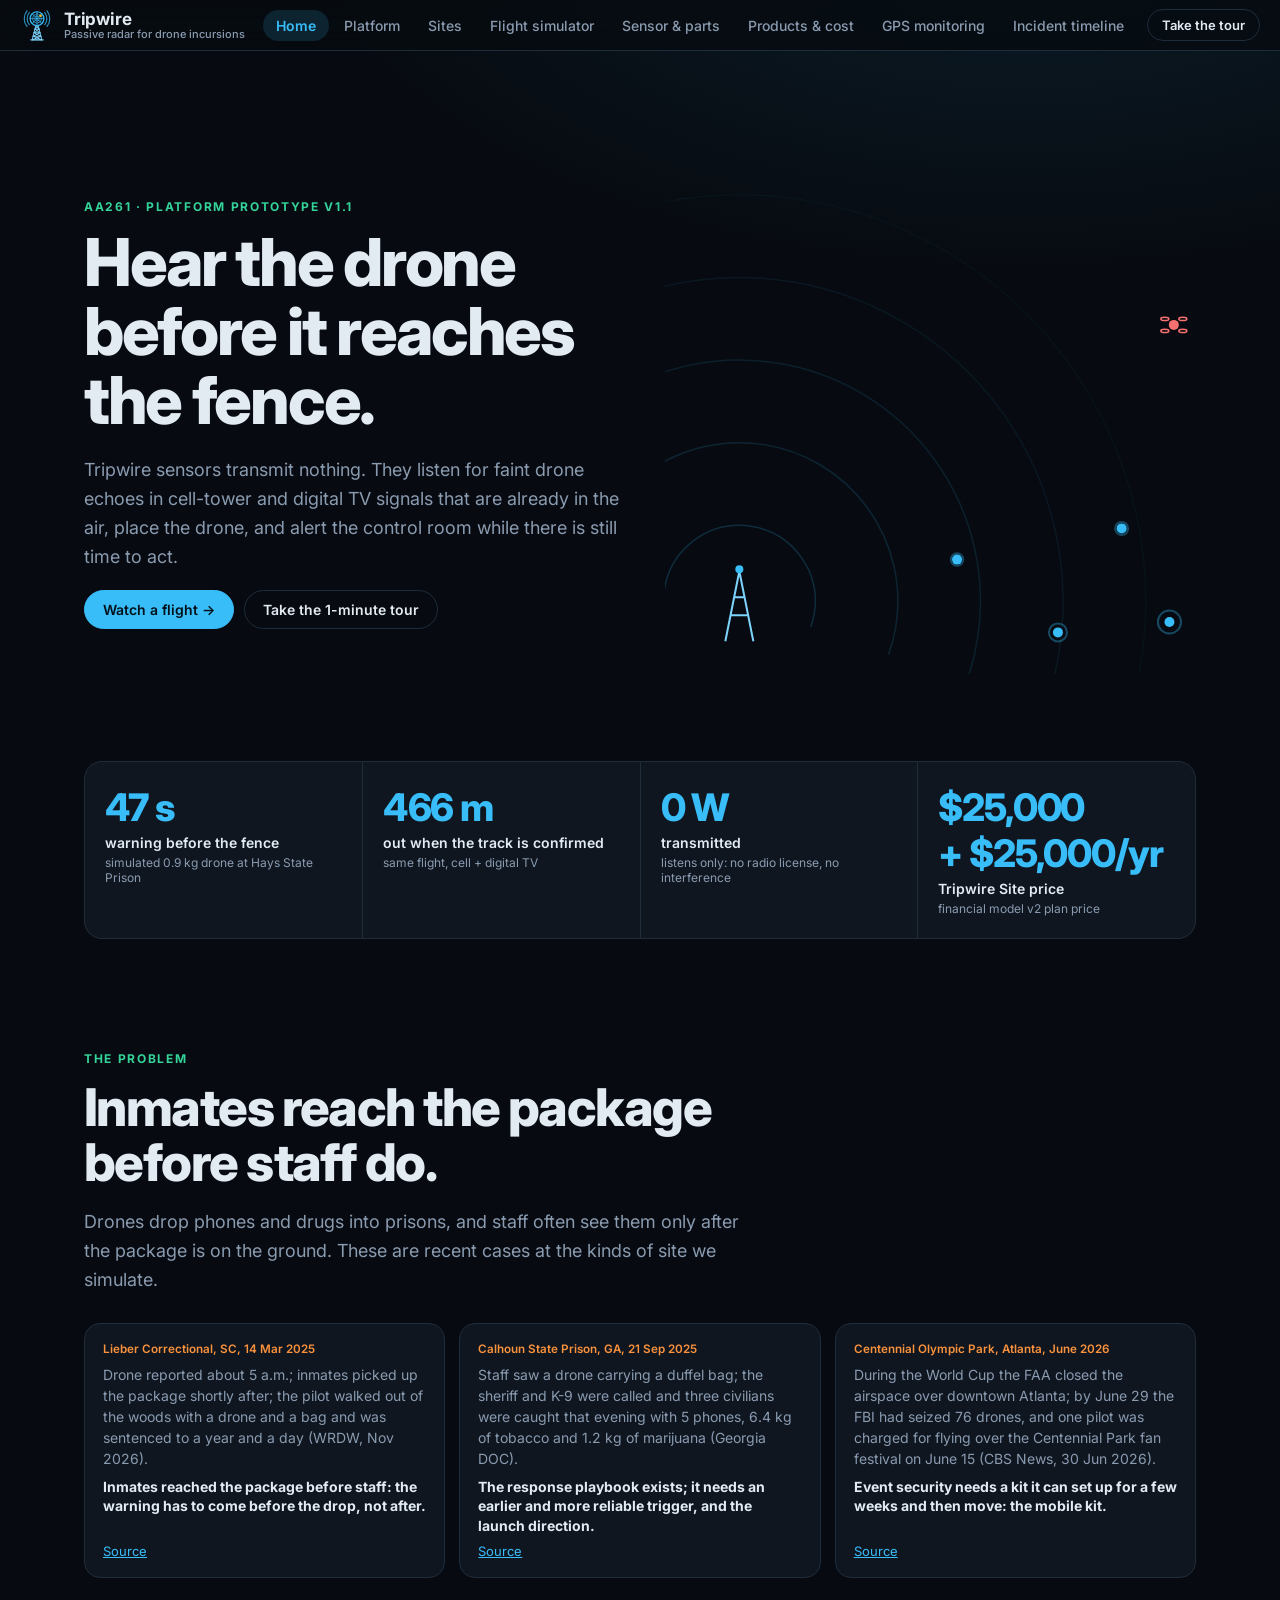
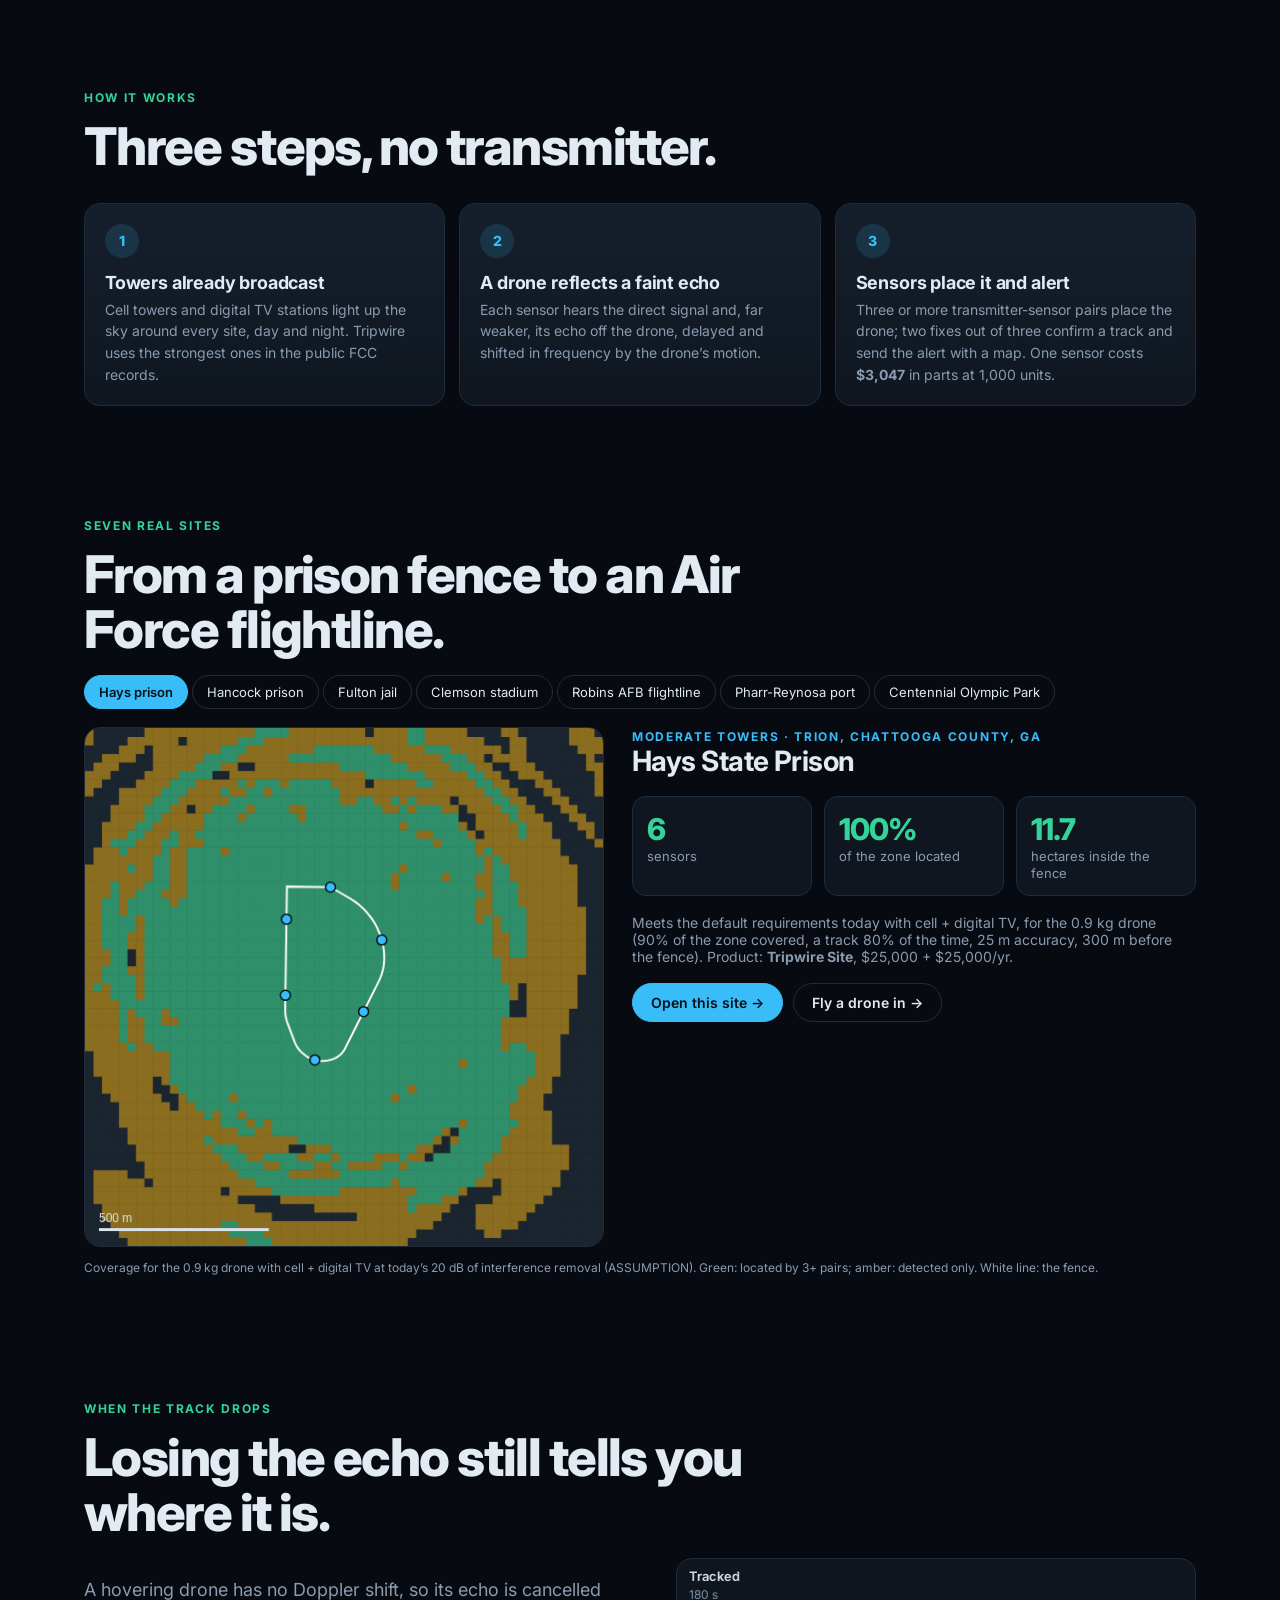
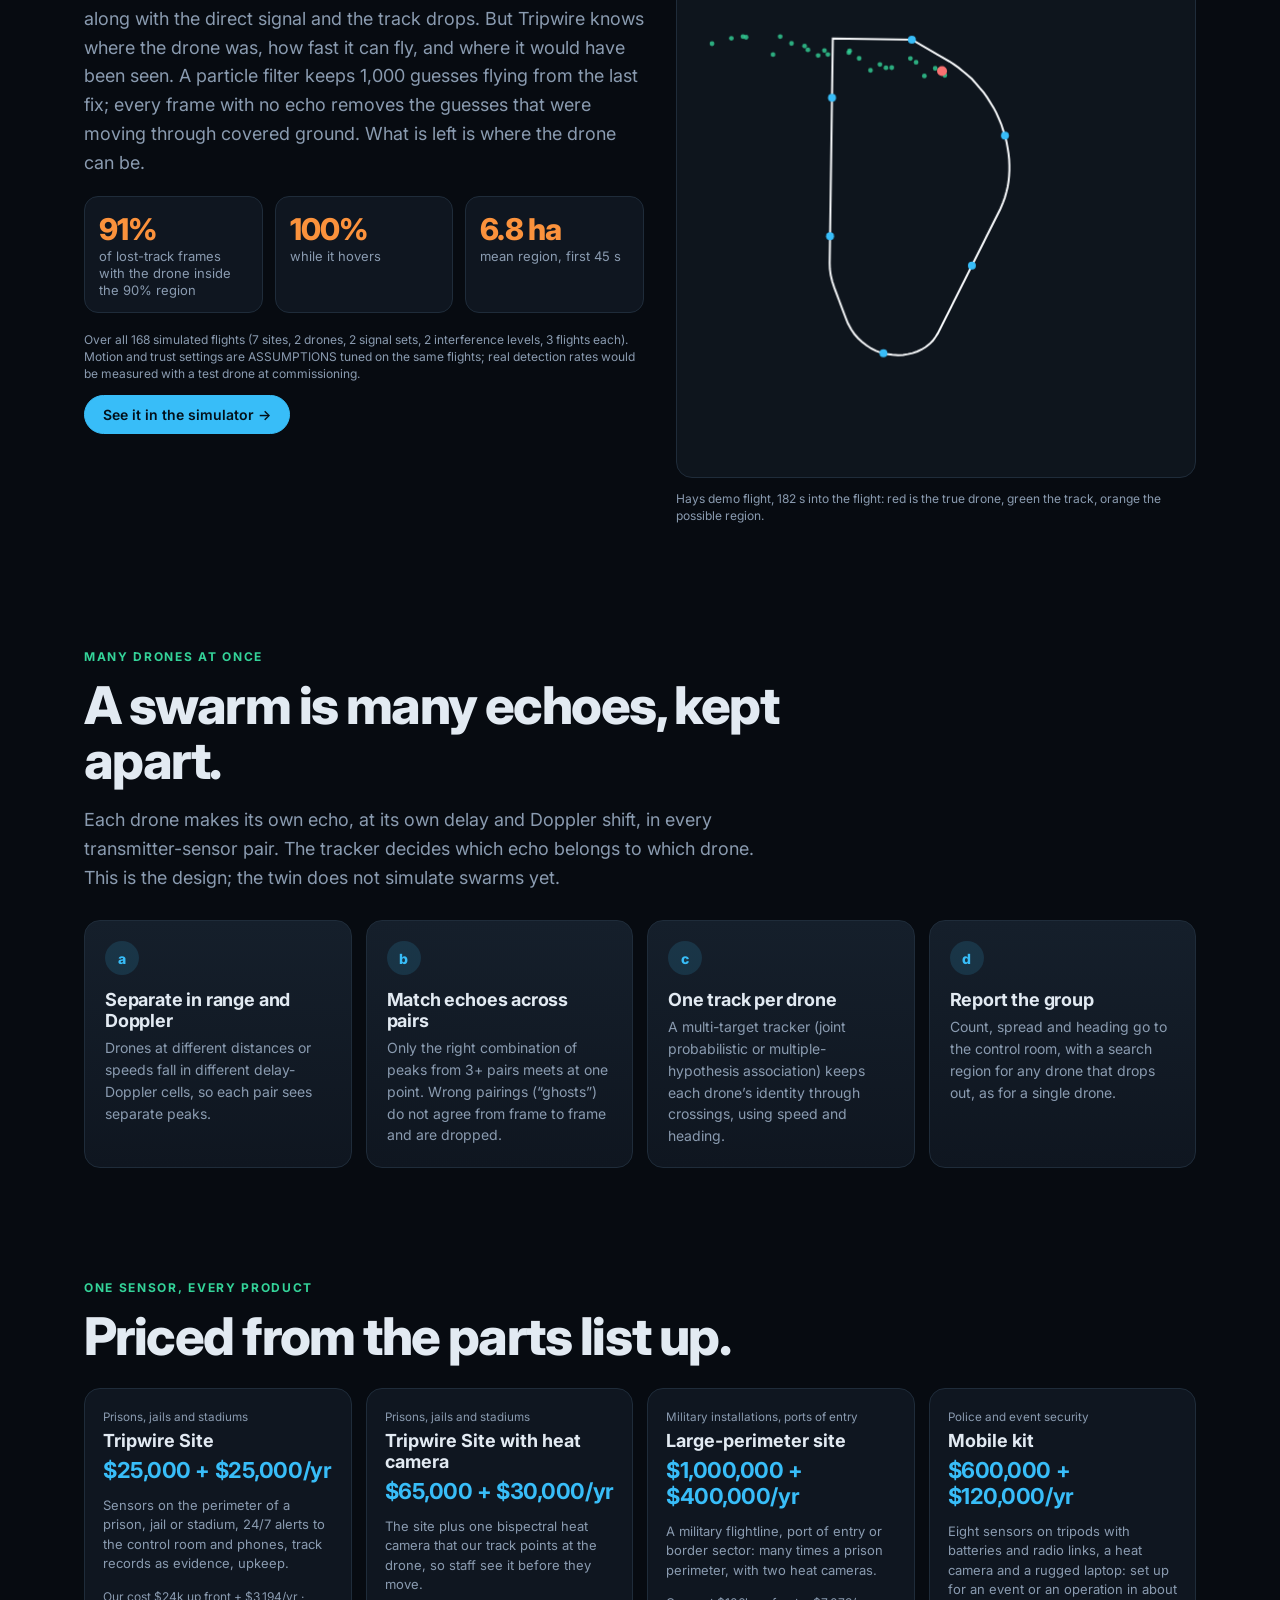
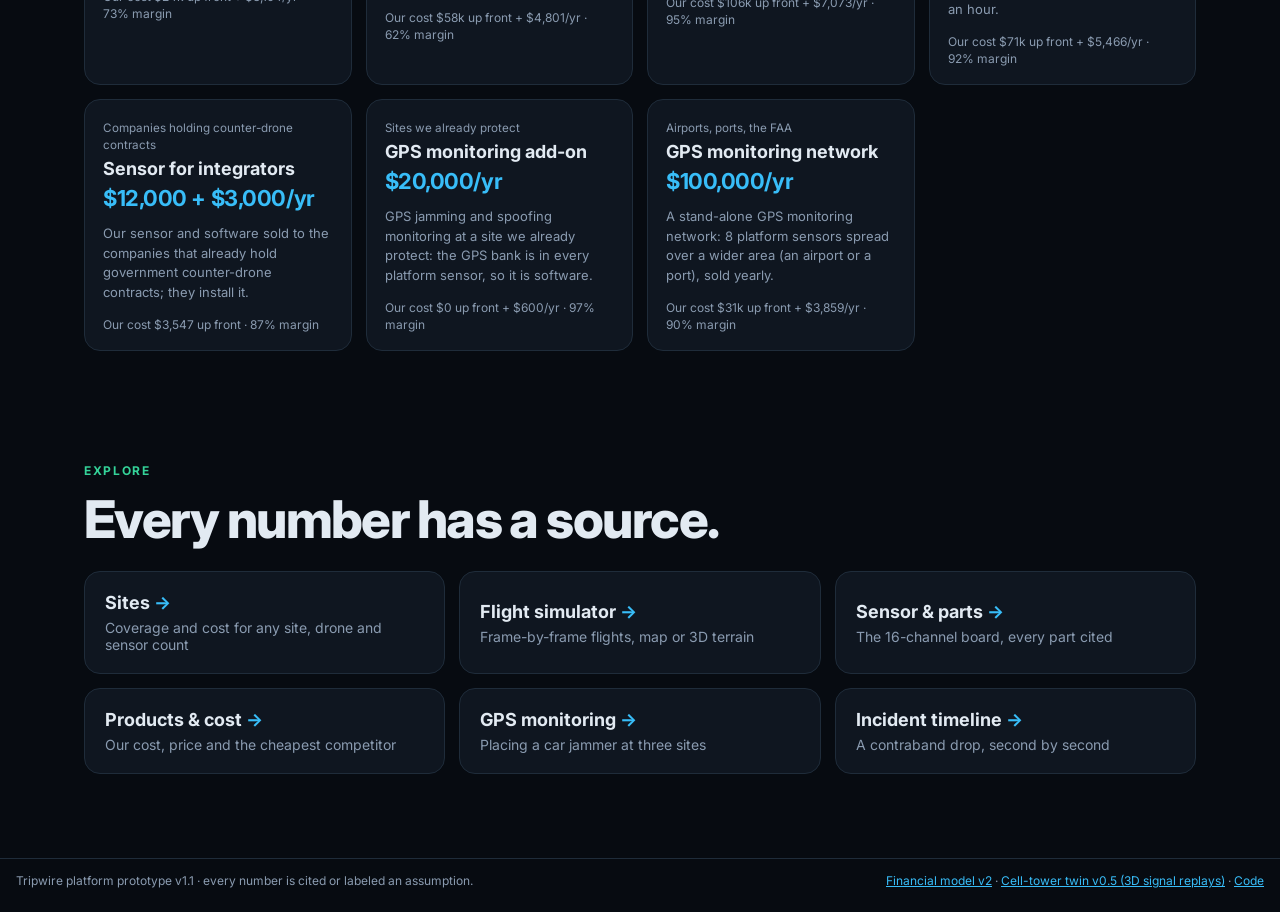
<file: prototype/platform/index.html>
<!doctype html>
<html lang="en">
<head>
  <meta charset="utf-8" />
  <meta name="viewport" content="width=device-width, initial-scale=1" />
  <title>Tripwire Platform</title>
  <link rel="icon" href="brand/logo-a.svg" type="image/svg+xml" />
  <link rel="preconnect" href="https://fonts.googleapis.com" />
  <link href="https://fonts.googleapis.com/css2?family=Inter:wght@400;500;600;700;800&display=swap" rel="stylesheet" />
  <link rel="stylesheet" href="style.css" />
  <script type="importmap">{ "imports": { "three": "https://unpkg.com/three@0.160.0/build/three.module.js", "three/addons/": "https://unpkg.com/three@0.160.0/examples/jsm/" } }</script>
</head>
<body>
  <header>
    <a class="brand" href="#home" data-go="home"><img src="brand/logo-a.svg" alt="" width="34" height="34"><span><b>Tripwire</b><small>Passive radar for drone incursions</small></span></a>
    <nav class="tabbar" role="tablist">
      <button role="tab" data-tab="home" class="on">Home</button>
      <button role="tab" data-tab="platform">Platform</button>
      <button role="tab" data-tab="sites">Sites</button>
      <button role="tab" data-tab="sim">Flight simulator</button>
      <button role="tab" data-tab="sensor">Sensor &amp; parts</button>
      <button role="tab" data-tab="products">Products &amp; cost</button>
      <button role="tab" data-tab="gnss">GPS monitoring</button>
      <button role="tab" data-tab="timeline">Incident timeline</button>
    </nav>
    <button class="pill ghost tourbtn" id="tourBtn">Take the tour</button>
  </header>

  <section class="tab on" id="tab-home">
    <div class="story hero2">
      <div id="hmHeroText">
        <p class="kicker rv">AA261 · platform prototype v1.1</p>
        <h1 class="rv">Hear the drone before it reaches the fence.</h1>
        <p class="lead rv">Tripwire sensors transmit nothing. They listen for faint drone echoes in cell-tower and digital TV signals that are already in the air, place the drone, and alert the control room while there is still time to act.</p>
        <div class="row rv"><button class="pill" id="hmWatch">Watch a flight →</button><button class="pill ghost" id="hmTour">Take the 1-minute tour</button></div>
      </div>
      <canvas id="hmHero" aria-label="Illustration: a tower broadcasts, the drone reflects, sensors hear the echo"></canvas>
    </div>
    <div class="story tight"><div class="stats" id="hmStats"></div></div>

    <div class="story">
      <p class="kicker rv">The problem</p>
      <h2 class="big rv">Inmates reach the package before staff do.</h2>
      <p class="lead rv">Drones drop phones and drugs into prisons, and staff often see them only after the package is on the ground. These are recent cases at the kinds of site we simulate.</p>
      <div class="cases" id="hmCases"></div>
    </div>

    <div class="story">
      <p class="kicker rv">How it works</p>
      <h2 class="big rv">Three steps, no transmitter.</h2>
      <div class="steps">
        <article class="step rv"><i>1</i><h3>Towers already broadcast</h3><p>Cell towers and digital TV stations light up the sky around every site, day and night. Tripwire uses the strongest ones in the public FCC records.</p></article>
        <article class="step rv"><i>2</i><h3>A drone reflects a faint echo</h3><p>Each sensor hears the direct signal and, far weaker, its echo off the drone, delayed and shifted in frequency by the drone’s motion.</p></article>
        <article class="step rv"><i>3</i><h3>Sensors place it and alert</h3><p>Three or more transmitter-sensor pairs place the drone; two fixes out of three confirm a track and send the alert with a map. One sensor costs <b id="hmSensorCost">–</b> in parts at 1,000 units.</p></article>
      </div>
    </div>

    <div class="story" id="hmExplorer">
      <p class="kicker rv">Seven real sites</p>
      <h2 class="big rv">From a prison fence to an Air Force flightline.</h2>
      <div class="seg chips rv" id="hmSites"></div>
      <div class="explorer rv"><canvas id="hmMap" width="520" height="520"></canvas><div id="hmSiteInfo"></div></div>
      <p class="note small">Coverage for the 0.9 kg drone with cell + digital TV at today’s 20 dB of interference removal (ASSUMPTION). Green: located by 3+ pairs; amber: detected only. White line: the fence.</p>
    </div>

    <div class="story">
      <p class="kicker rv">When the track drops</p>
      <h2 class="big rv">Losing the echo still tells you where it is.</h2>
      <div class="split">
        <div class="rv">
          <p class="lead">A hovering drone has no Doppler shift, so its echo is cancelled along with the direct signal and the track drops. But Tripwire knows where the drone was, how fast it can fly, and where it would have been seen. A particle filter keeps 1,000 guesses flying from the last fix; every frame with no echo removes the guesses that were moving through covered ground. What is left is where the drone can be.</p>
          <div class="big3"><div><b>91%</b><span>of lost-track frames with the drone inside the 90% region</span></div><div><b>100%</b><span>while it hovers</span></div><div><b>6.8 ha</b><span>mean region, first 45 s</span></div></div>
          <p class="note small">Over all 168 simulated flights (7 sites, 2 drones, 2 signal sets, 2 interference levels, 3 flights each). Motion and trust settings are ASSUMPTIONS tuned on the same flights; real detection rates would be measured with a test drone at commissioning.</p>
          <button class="pill" id="hmLostGo">See it in the simulator →</button>
        </div>
        <div class="rv"><canvas id="hmLost" width="520" height="520"></canvas><p class="note small">Hays demo flight, <span id="hmLostWhen"></span>: red is the true drone, green the track, orange the possible region.</p></div>
      </div>
    </div>

    <div class="story">
      <p class="kicker rv">Many drones at once</p>
      <h2 class="big rv">A swarm is many echoes, kept apart.</h2>
      <p class="lead rv">Each drone makes its own echo, at its own delay and Doppler shift, in every transmitter-sensor pair. The tracker decides which echo belongs to which drone. This is the design; the twin does not simulate swarms yet.</p>
      <div class="steps four">
        <article class="step rv"><i>a</i><h3>Separate in range and Doppler</h3><p>Drones at different distances or speeds fall in different delay-Doppler cells, so each pair sees separate peaks.</p></article>
        <article class="step rv"><i>b</i><h3>Match echoes across pairs</h3><p>Only the right combination of peaks from 3+ pairs meets at one point. Wrong pairings (“ghosts”) do not agree from frame to frame and are dropped.</p></article>
        <article class="step rv"><i>c</i><h3>One track per drone</h3><p>A multi-target tracker (joint probabilistic or multiple-hypothesis association) keeps each drone’s identity through crossings, using speed and heading.</p></article>
        <article class="step rv"><i>d</i><h3>Report the group</h3><p>Count, spread and heading go to the control room, with a search region for any drone that drops out, as for a single drone.</p></article>
      </div>
    </div>

    <div class="story">
      <p class="kicker rv">One sensor, every product</p>
      <h2 class="big rv">Priced from the parts list up.</h2>
      <div class="prods" id="hmProducts"></div>
    </div>

    <div class="story">
      <p class="kicker rv">Explore</p>
      <h2 class="big rv">Every number has a source.</h2>
      <div class="tiles">
        <button class="tile rv" data-go="sites"><b>Sites</b><span>Coverage and cost for any site, drone and sensor count</span></button>
        <button class="tile rv" data-go="sim"><b>Flight simulator</b><span>Frame-by-frame flights, map or 3D terrain</span></button>
        <button class="tile rv" data-go="sensor"><b>Sensor &amp; parts</b><span>The 16-channel board, every part cited</span></button>
        <button class="tile rv" data-go="products"><b>Products &amp; cost</b><span>Our cost, price and the cheapest competitor</span></button>
        <button class="tile rv" data-go="gnss"><b>GPS monitoring</b><span>Placing a car jammer at three sites</span></button>
        <button class="tile rv" data-go="timeline"><b>Incident timeline</b><span>A contraband drop, second by second</span></button>
      </div>
    </div>
  </section>

  <section class="tab" id="tab-platform"><div class="page">
    <div class="hero">
      <h1>One sensor, three signals, five products</h1>
      <p class="lead">Tripwire sensors only listen. They hear drone echoes in signals already in the air (cell towers and digital TV), find GPS jammers, and point a heat camera at the drone. This prototype simulates the platform at seven real sites, from a prison fence to an Air Force flightline, a border crossing and a park during an event, and costs every product from a parts list.</p>
    </div>
    <div class="kpis" id="pfKpis"></div>
    <div class="sec">
      <h2>Seven sites, three kinds of deployment</h2>
      <p class="note">The fewest sensors that meet the default requirements (90% of the zone covered, a track 80% of the time, 25 m accuracy, the typical drone tracked 300 m before the fence), and how much interference removal that takes: 20 dB is what processing achieves today (ASSUMPTION), 30 and 40 dB are what better processing would add (not yet shown).</p>
      <div class="scrollx"><table class="cmp" id="pfSites"></table></div>
      <p class="note small"><b>Cell towers alone.</b> The cell-tower physics are the same as in the v0.5 twin, and the 5 kg results match it (Hays 4 sensors today, Fulton and Clemson at 30 dB, Hancock at 40 dB). v0.5 led with the 5 kg drone; this page also shows the 0.9 kg drone, which the twin gives a tenth of the echo (0.01 m&sup2; against 0.1 m&sup2;, ASSUMPTIONS). Cell towers alone still find it at Hays today and at Fulton and Clemson with 40 dB of interference removal. The flightline (48 ha, four times Hays) and the port (28 ha) are too large for 24 cell-only sensors with the smaller drone. Digital TV adds stronger transmitters with wider coverage, which is why fewer sensors meet the requirements with it; that TV performance is an estimate until it is measured at Seed.</p>
    </div>
    <div class="sec two">
      <div><h2>What changed from the cell-tower prototype</h2><ul class="list" id="pfChanged"></ul></div>
      <div><h2>Real, simulated, assumed</h2><ul class="list" id="pfReal"></ul></div>
    </div>
  </div></section>

  <section class="tab" id="tab-sites"><div class="page">
    <div class="ctlbar">
      <div class="seg" id="stSite"></div>
      <div class="seg" id="stDrone"></div>
      <div class="seg" id="stInterf"></div>
      <div class="seg" id="stBuild"></div>
      <div class="seg" id="stN"></div>
    </div>
    <div class="grid2">
      <div class="sec"><h2 id="stMapTitle">Coverage</h2><canvas id="stMap" width="560" height="560"></canvas>
        <div class="legend"><span><i class="sw s2"></i>located (3+ signal-sensor pairs)</span><span><i class="sw s1"></i>detected only</span><span><i class="sw s0"></i>not seen</span><span><i class="sw sz"></i>protected zone (outline + 150 m)</span><span><i class="dot"></i>sensor</span></div>
        <p class="note small" id="stMapNote"></p></div>
      <div>
        <div class="sec"><h2 id="stHead"></h2><p class="note" id="stFacts"></p><div class="checks" id="stChecks"></div></div>
        <div class="sec"><h2>What it costs</h2><div class="cards" id="stCost"></div><p class="note small" id="stCostNote"></p></div>
        <div class="sec"><h2>Signals used</h2><p class="note small" id="stSignals"></p></div>
      </div>
    </div>
  </div></section>

  <section class="tab" id="tab-sim"><div class="page">
    <div class="ctlbar">
      <div class="seg" id="smSite"></div>
      <div class="seg" id="smDrone"></div>
      <div class="seg" id="smSig"></div>
      <div class="seg" id="smInterf"></div>
      <div class="seg" id="smFlight"></div>
    </div>
    <div class="grid2">
      <div class="sec"><div class="seg" id="smView"></div><h2 id="smTitle">Flight</h2><canvas id="smMap" width="620" height="620"></canvas><div class="view3d" id="sm3d" style="display:none"></div>
        <div class="player"><button id="smPlay">Play</button><div class="seg" id="smSpeed"></div><input type="range" id="smTime" min="0" max="100" value="0"><span id="smClock" class="mono">0 s</span></div>
        <div class="legend"><span><i class="ln cl"></i>sensor hears the drone in a cell-tower echo</span><span><i class="ln tvl"></i>in a TV echo</span><span><i class="dot dr"></i>drone (true position)</span><span><i class="dot tk"></i>Tripwire track</span><span><i class="dot lc"></i>located, track not confirmed yet</span><span><i class="tri"></i>cell tower (outline: beyond the view)</span><span><i class="dot tvd"></i>TV station direction</span><span><i class="sw zn"></i>possible region after a lost track (90%)</span><span><i class="sw s2"></i>coverage map behind</span></div>
      </div>
      <div>
        <div class="sec"><h2>Now</h2><div class="cards" id="smNow"></div></div>
        <div class="sec"><h2>What happens on this flight</h2><ol class="timeline" id="smEvents"></ol></div>
        <div class="sec"><h2>This flight in numbers</h2><div class="cards" id="smSum"></div><p class="note small" id="smNote"></p></div>
      </div>
    </div>
  </div></section>

  <section class="tab" id="tab-sensor"><div class="page">
    <div class="hero"><h1>The platform sensor</h1><p class="lead" id="snLead"></p></div>
    <div class="banks" id="snBanks"></div>
    <div class="sec"><h2>Receiver board, 16 channels <span class="hint" id="snBoardHint"></span></h2><div class="scrollx"><table class="cmp bom" id="snBoard"></table></div><p class="note small" id="snBoardNote"></p></div>
    <div class="sec"><h2>The whole sensor</h2><div class="scrollx"><table class="cmp bom" id="snSensor"></table></div><p class="note small" id="snSensorNote"></p></div>
    <div class="sec two">
      <div><h2>Seed sensor (off-the-shelf radios, 2027-2029)</h2><div class="scrollx"><table class="cmp bom" id="snSeed"></table></div></div>
      <div><h2>What is still open</h2><ul class="list" id="snOpen"></ul></div>
    </div>
  </div></section>

  <section class="tab" id="tab-products"><div class="page">
    <div class="hero"><h1>Five products from one sensor</h1><p class="lead">Each product is the same sensor with what it needs around it. Our cost comes from the parts list and the twin's sensor counts; the price is the financial model v2 plan price; the benchmark is the cheapest comparable system we found.</p></div>
    <div class="scrollx"><table class="cmp" id="prTable"></table></div>
    <div class="cardgrid" id="prCards"></div>
  </div></section>

  <section class="tab" id="tab-gnss"><div class="page">
    <div class="hero"><h1>GPS jammer locator</h1><p class="lead">The same sensors listen on GPS L1 through their 4-element GPS array. A jammer raises the noise at every sensor; differences in arrival time and the bearings place it.</p></div>
    <div class="ctlbar"><div class="seg" id="gnSite"></div><div class="seg" id="gnClock"></div></div>
    <div class="grid2">
      <div class="sec"><h2>Error placing a 10 mW car jammer</h2><canvas id="gnMap" width="520" height="520"></canvas>
        <div class="legend"><span><i class="sw g1"></i>under 25 m</span><span><i class="sw g2"></i>under 100 m</span><span><i class="sw g3"></i>under 300 m</span><span><i class="sw g4"></i>worse</span><span><i class="sw g0"></i>not heard by enough sensors</span></div></div>
      <div class="sec"><h2>Three jammer positions</h2><div class="scrollx"><table class="cmp" id="gnTable"></table></div><p class="note small" id="gnNote"></p></div>
    </div>
  </div></section>

  <section class="tab" id="tab-timeline"><div class="page">
    <div class="hero"><h1>A contraband drop at Hays, second by second</h1><p class="lead" id="tlHead"></p></div>
    <ol class="timeline" id="tlEvents"></ol>
    <h2>Real cases at our kinds of site</h2>
    <div class="cardgrid" id="tlCases"></div>
  </div></section>

  <footer>
    <span>Tripwire platform prototype v1.1 · every number is cited or labeled an assumption.</span>
    <span id="links"></span>
  </footer>
  <script type="module" src="app.js"></script>
</body>
</html>
</file>
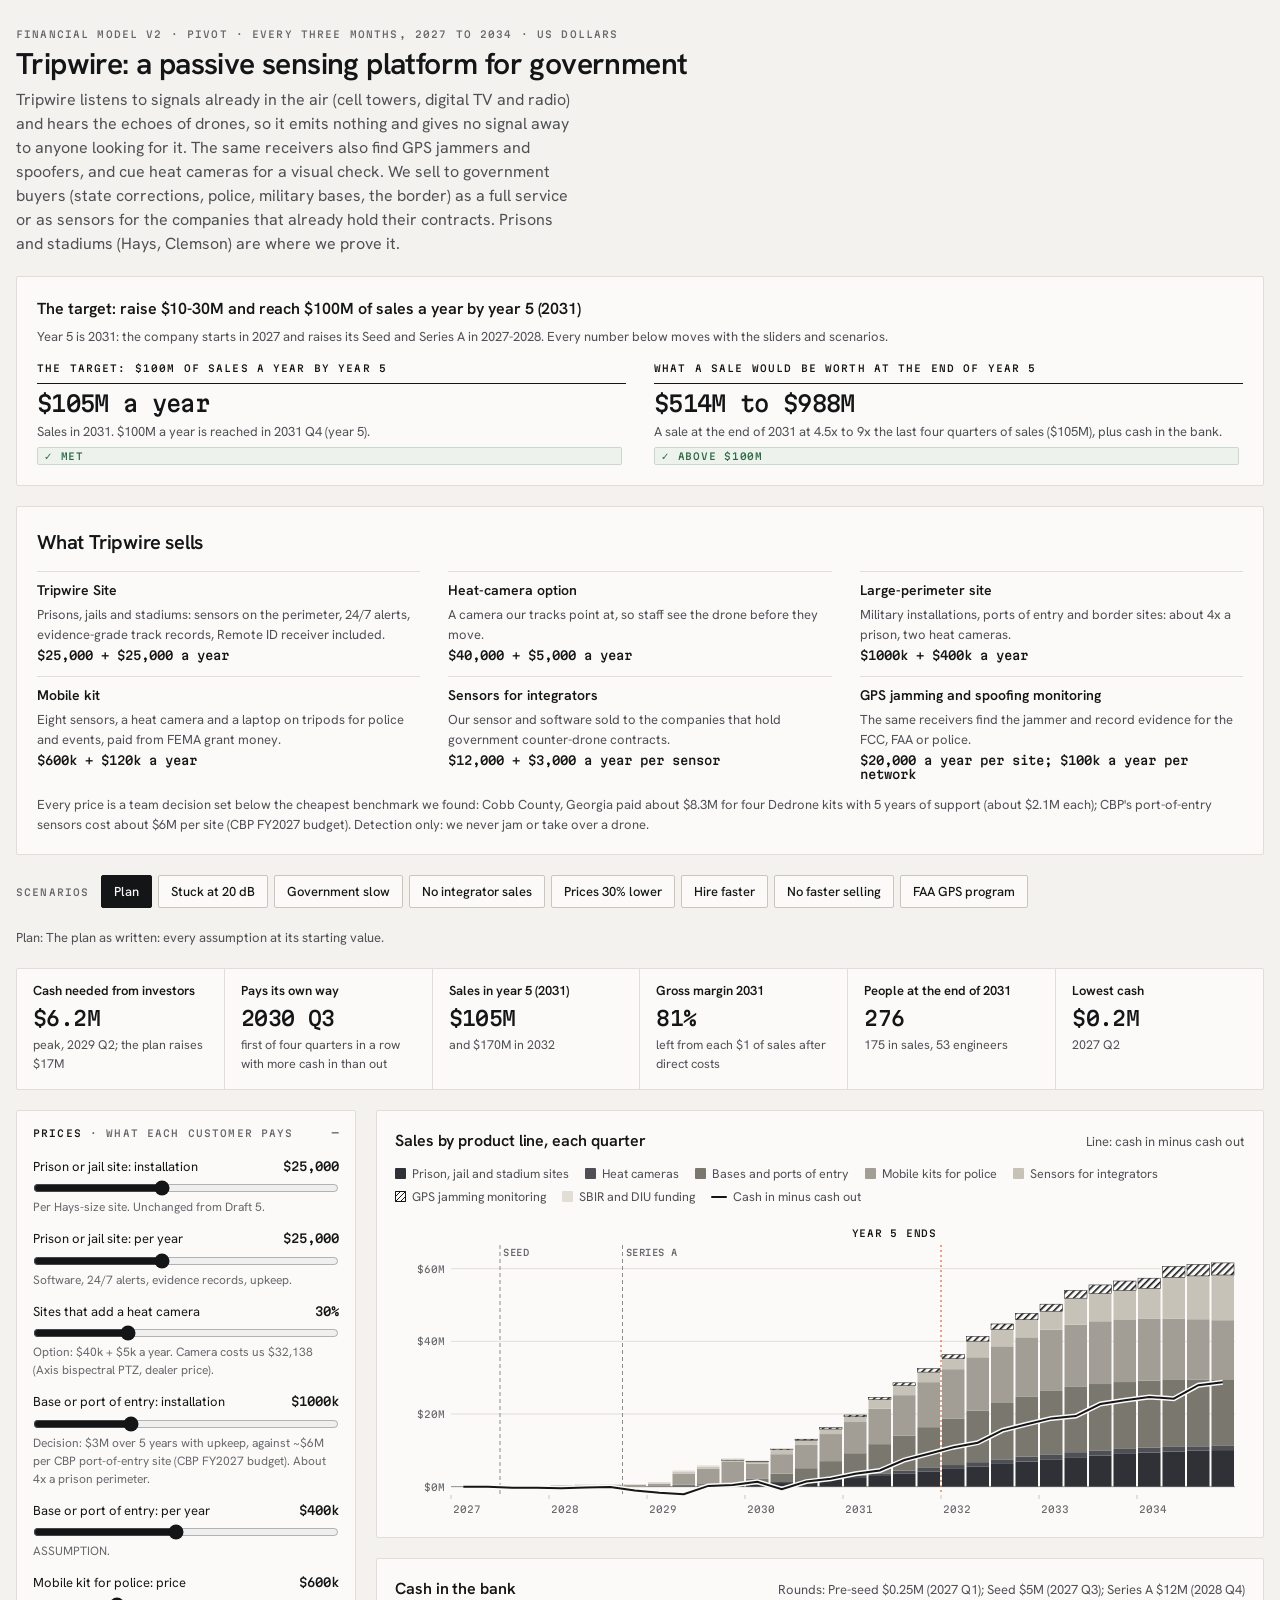
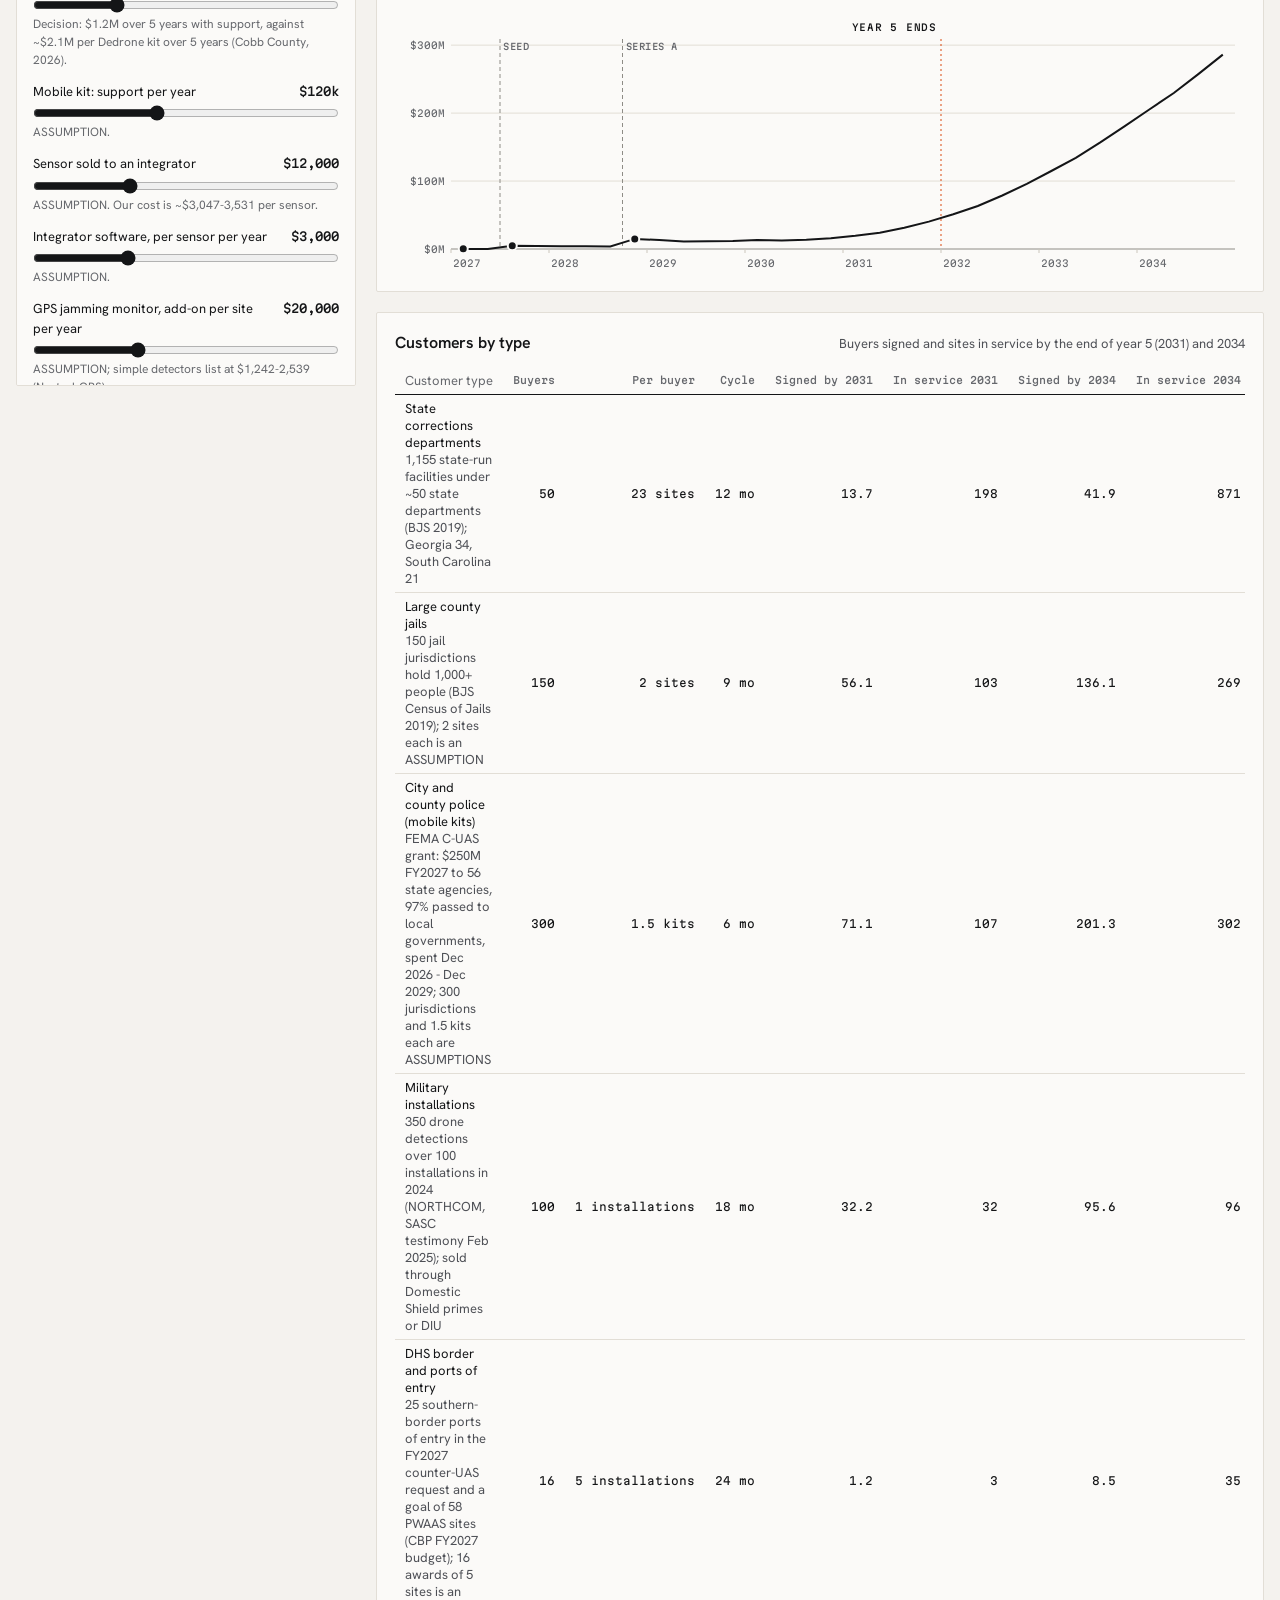
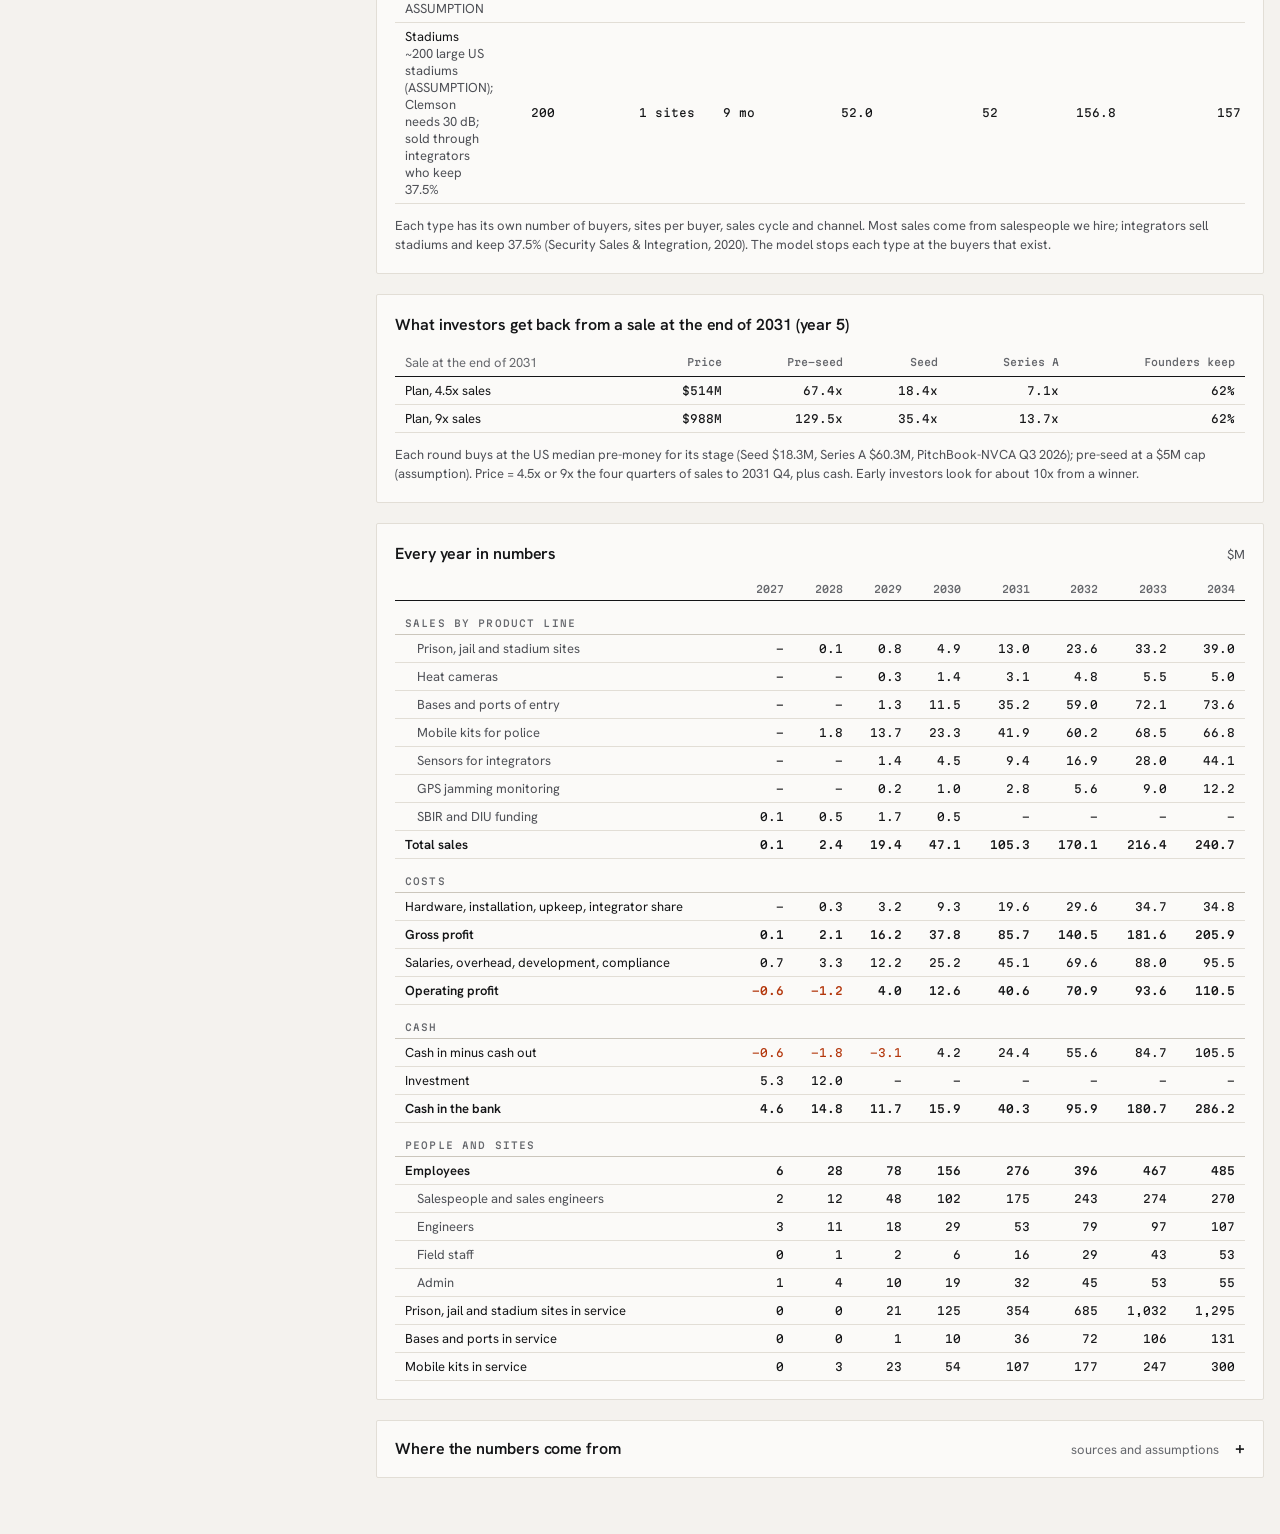
<file: prototype/web/financial-model-v2.html>
<!doctype html><html><head><meta charset=utf8><meta name=viewport content="width=device-width,initial-scale=1,viewport-fit=cover"><style>:root{color-scheme:light;box-sizing:border-box;padding-top:env(safe-area-inset-top,0px);padding-bottom:env(safe-area-inset-bottom,0px)}html{scroll-padding-top:env(safe-area-inset-top,0px)}body{margin:0;padding:0;font:14px -apple-system,BlinkMacSystemFont,sans-serif;background:#fff;color:#000}img{max-width:100%}[hidden]:not([hidden=until-found i]){display:none!important}</style></head><body>
<title>Tripwire Model v2</title>
<meta name="claude:viewport-fit-sides" content="cover">
<link rel="stylesheet" href="https://fonts.googleapis.com/css2?family=Hanken+Grotesk:wght@400;500;600&family=Martian+Mono:wght@400;500&display=swap">
<style>
/* Trasoro paper and ink (product/v7/tokens.css, the redesign brief of 2 Nov 2026): warm paper, ink, hairline rules,
   2px corners, no shadows. Hanken Grotesk for statements, Martian Mono as the instrument voice for labels and figures.
   One signal orange, kept for what needs the reader: cash below zero, a funding gap, a key or changed assumption.
   Charts are drawn in tones of ink and hatching, never in extra hues. Light only, as the design language is.
   Layout: assumptions stated first, then the summary, then sliders on the left and results on the right. */
:root {
  color-scheme: light;
  --paper: #F4F2EE; --surface: #FBFAF8; --raised: #ECE9E3;
  --ink: #141517; --ink-2: #4E5056; --muted: #66686D; --faint: #8E8C86;
  --line: #E2DED6; --edge: #CBC6BC;
  --signal: #D9480F;        /* marks only, never text */
  --signal-text: #B3360B;   /* text and outlines, 5.45:1 on paper */
  --pass: #2E6B45; --pass-bg: #EDF2EC; --pass-line: #C9D8CB;
  --pending: #8A5A12; --pending-bg: #F5EFE4; --pending-line: #E3D3B5;
  --action: #B3360B; --action-bg: #FAEDE6; --action-line: #EFC6B3;
  --tone-1: #4E5056; --tone-2: #A29E96;   /* chart inks: dark and light */
  --r: 2px;
  --sans: "Hanken Grotesk", -apple-system, BlinkMacSystemFont, "Segoe UI", sans-serif;
  --mono: "Martian Mono", "SF Mono", Menlo, Consolas, monospace;
}
* { box-sizing: border-box; }
body { background: var(--paper); color: var(--ink); font: 400 14px/1.5 var(--sans); -webkit-font-smoothing: antialiased; }
.wrap { max-width: 1320px; margin: 0 auto; padding-block: 28px 56px;
  padding-left: max(16px, env(safe-area-inset-left, 0px)); padding-right: max(16px, env(safe-area-inset-right, 0px));
  display: flex; flex-direction: column; gap: 20px; }
h1 { font-size: 30px; font-weight: 600; margin: 0; letter-spacing: -0.02em; line-height: 1.15; text-wrap: balance; }
h2 { font-size: 16px; font-weight: 600; margin: 0; letter-spacing: -0.005em; }
h3, .eyebrow, .kpi .term { font: 500 9.5px/1.4 var(--mono); text-transform: uppercase; letter-spacing: 0.12em; color: var(--muted); margin: 0; }
p { margin: 0; }
.muted { color: var(--ink-2); }
.small { font-size: 13px; }

.head { display: flex; flex-wrap: wrap; gap: 14px 24px; align-items: flex-end; justify-content: space-between; }
.head > div:first-child { display: flex; flex-direction: column; gap: 6px; }
.head p { color: var(--ink-2); max-width: 62ch; font-size: 16px; }
.presets { display: flex; flex-wrap: wrap; gap: 6px; align-items: center; }
.presets span { font: 500 9.5px var(--mono); text-transform: uppercase; letter-spacing: 0.12em; color: var(--muted); margin-right: 6px; }
button { font: 500 13px var(--sans); color: var(--ink); background: var(--surface); border: 1px solid var(--edge); border-radius: var(--r);
  padding: 7px 12px; cursor: pointer; }
button:hover { border-color: var(--ink); }
button:focus-visible, input:focus-visible, summary:focus-visible { outline: 2px solid var(--ink); outline-offset: 2px; }
button[aria-pressed="true"] { background: var(--ink); border-color: var(--ink); color: var(--surface); }

.panel { background: var(--surface); border: 1px solid var(--line); border-radius: var(--r); }

.assume { padding: 20px; display: flex; flex-direction: column; gap: 14px; border-color: var(--edge); }
.assume-head { display: flex; flex-direction: column; gap: 6px; }
.assume-head h2 { font-size: 20px; letter-spacing: -0.01em; }
.assume-head p { color: var(--ink-2); max-width: 96ch; }
.keymark { font: 500 9.5px var(--mono); text-transform: uppercase; letter-spacing: 0.1em; color: var(--signal-text); white-space: nowrap; }
.assume-grid { display: grid; grid-template-columns: repeat(4, minmax(0, 1fr)); gap: 18px 28px; }
@media (max-width: 1100px) { .assume-grid { grid-template-columns: repeat(2, minmax(0, 1fr)); } }
@media (max-width: 560px) { .assume-grid { grid-template-columns: minmax(0, 1fr); } }
.agroup { display: flex; flex-direction: column; min-width: 0; }
.agroup h3 { padding-bottom: 7px; border-bottom: 1px solid var(--ink); color: var(--ink); }
.arow { display: flex; justify-content: space-between; gap: 10px; align-items: baseline; padding: 5px 0; border-bottom: 1px solid var(--line); font-size: 13px; }
.arow .k { min-width: 0; }
.arow .v { font: 500 12px var(--mono); white-space: nowrap; text-align: right; }
.arow.key .k { font-weight: 600; }
.arow.changed .v { color: var(--signal-text); }
.arow .was { display: block; font: 400 10px var(--mono); color: var(--muted); }

.kpis { display: grid; grid-template-columns: repeat(6, minmax(0, 1fr)); gap: 1px; background: var(--line);
  border: 1px solid var(--line); border-radius: var(--r); overflow: hidden; }
.kpi { background: var(--surface); padding: 14px 16px 16px; display: flex; flex-direction: column; gap: 6px; min-width: 0; }
.kpi .label { font-size: 13px; font-weight: 600; line-height: 1.3; }
.kpi .value { font: 500 20px/1.2 var(--mono); letter-spacing: -0.03em; }
.kpi .sub { font-size: 12.5px; color: var(--ink-2); }
.pill { display: inline-flex; align-items: center; gap: 5px; font: 500 9.5px var(--mono); text-transform: uppercase; letter-spacing: 0.08em;
  padding: 2px 6px; border-radius: var(--r); border: 1px solid; margin-right: 4px; }
.pill.good { color: var(--pass); background: var(--pass-bg); border-color: var(--pass-line); }
.pill.warn { color: var(--pending); background: var(--pending-bg); border-color: var(--pending-line); }
.pill.crit { color: var(--action); background: var(--action-bg); border-color: var(--action-line); }
@media (max-width: 1100px) { .kpis { grid-template-columns: repeat(3, minmax(0, 1fr)); } }
@media (max-width: 560px) { .kpis { grid-template-columns: repeat(2, minmax(0, 1fr)); } .kpi .value { font-size: 17px; } h1 { font-size: 26px; } }
.banner { border: 1px solid var(--action-line); background: var(--action-bg); color: var(--ink); padding: 9px 12px; border-radius: var(--r); font-size: 13px; }

.intro { padding: 20px; display: flex; flex-direction: column; gap: 14px; }
.intro h2 { font-size: 20px; letter-spacing: -0.01em; }
.intro-grid { display: grid; grid-template-columns: minmax(0, 1.25fr) minmax(0, 1fr); gap: 18px 36px; }
@media (max-width: 900px) { .intro-grid { grid-template-columns: minmax(0, 1fr); } }
.intro-grid > div { display: flex; flex-direction: column; gap: 10px; min-width: 0; }
.intro-grid h3 { color: var(--ink); padding-bottom: 7px; border-bottom: 1px solid var(--ink); }
.flow, .steps { margin: 0; padding: 0; list-style: none; display: flex; flex-direction: column; counter-reset: n; }
.flow li, .steps li { counter-increment: n; display: grid; grid-template-columns: 22px minmax(0, 1fr); gap: 8px; padding: 7px 0; border-bottom: 1px solid var(--line); }
.flow li::before, .steps li::before { content: counter(n); font: 500 10px/1.9 var(--mono); color: var(--muted); }
.flow li.sum { border-bottom: 0; font-weight: 600; }
.flow li.sum::before { content: "="; }
.flow b, .steps b { font-weight: 600; }
.flow .n { font: 500 12.5px var(--mono); white-space: nowrap; }
a { color: var(--ink); text-decoration-color: var(--edge); text-underline-offset: 3px; }
a:hover { text-decoration-color: currentColor; }
.scen { display: flex; flex-direction: column; gap: 6px; }
.answers { display: flex; flex-direction: column; gap: 10px; }
.howto { color: var(--ink-2); font-size: 13px; max-width: 86ch; }
.gloss { margin: 0; display: grid; grid-template-columns: repeat(2, minmax(0, 1fr)); gap: 0 32px; }
@media (max-width: 760px) { .gloss { grid-template-columns: minmax(0, 1fr); } }
.gloss div { display: grid; grid-template-columns: 150px minmax(0, 1fr); gap: 10px; padding: 6px 0; border-bottom: 1px solid var(--line); font-size: 13px; }
.gloss dt { font-weight: 600; } .gloss dd { margin: 0; color: var(--ink-2); }

.cols { display: grid; grid-template-columns: 340px minmax(0, 1fr); gap: 20px; align-items: start; }
@media (max-width: 900px) { .cols { grid-template-columns: minmax(0, 1fr); } }
.inputs { position: sticky; top: calc(12px + env(safe-area-inset-top, 0px)); max-height: calc(100vh - 24px); overflow-y: auto; }
@media (max-width: 900px) { .inputs { position: static; max-height: none; } }
.inputs details { border-top: 1px solid var(--line); }
.inputs details:first-of-type { border-top: 0; }
.inputs summary { cursor: pointer; padding: 14px 16px 10px; list-style: none; display: flex; justify-content: space-between; align-items: baseline; gap: 8px; }
.inputs summary h3 { color: var(--ink); }
.inputs summary h3 span { color: var(--muted); }
.inputs summary::-webkit-details-marker { display: none; }
.inputs summary::after { content: "+"; color: var(--muted); font: 500 12px var(--mono); }
.inputs details[open] summary::after { content: "\2212"; }
.plan { padding: 0 16px 6px; color: var(--ink-2); font-size: 13px; }
.fields { padding: 6px 16px 16px; display: flex; flex-direction: column; gap: 13px; }
.field { display: flex; flex-direction: column; gap: 2px; }
.field .row { display: flex; justify-content: space-between; gap: 8px; align-items: baseline; }
.field label { font-size: 13px; }
.field output { font: 500 12px var(--mono); white-space: nowrap; }
.field .hint { font-size: 12px; color: var(--muted); }
.field.changed output { color: var(--signal-text); }
input[type="range"] { width: 100%; accent-color: var(--ink); margin: 2px 0 0; }

.results { display: flex; flex-direction: column; gap: 20px; min-width: 0; }
.card { padding: 18px; display: flex; flex-direction: column; gap: 12px; min-width: 0; }
.card-head { display: flex; flex-wrap: wrap; justify-content: space-between; gap: 6px 16px; align-items: baseline; }
.card-head p { color: var(--ink-2); font-size: 13px; }
.legend { display: flex; flex-wrap: wrap; gap: 4px 16px; font-size: 12.5px; color: var(--ink-2); align-items: center; }
.legend i { display: inline-block; width: 11px; height: 11px; margin-right: 6px; vertical-align: -1px; border-radius: 1px; }
.sw-1 { background: var(--tone-1); } .sw-2 { background: var(--tone-2); }
.sw-hatch { background: repeating-linear-gradient(135deg, var(--ink) 0 1.2px, var(--surface) 1.2px 3.6px); outline: 1px solid var(--ink); outline-offset: -1px; }
.sw-hollow { background: var(--surface); border: 1.5px solid var(--ink); } .sw-solid { background: var(--ink); }
.legend i.ln { height: 2px; width: 16px; vertical-align: 3px; background: var(--ink); }
.chart { position: relative; width: 100%; }
.chart svg { display: block; max-width: 100%; height: auto; overflow: visible; }
.chart text { font: 400 9.5px var(--mono); fill: var(--muted); }
.chart text.mark { font-weight: 500; fill: var(--ink); text-transform: uppercase; letter-spacing: 0.08em; }
.tip { position: absolute; pointer-events: none; background: var(--surface); border: 1px solid var(--edge); border-radius: var(--r);
  padding: 9px 11px; font-size: 12.5px; min-width: 190px; z-index: 5; }
.tip b { display: block; margin-bottom: 5px; font: 500 9.5px var(--mono); text-transform: uppercase; letter-spacing: 0.12em; color: var(--muted); }
.tip div { display: flex; justify-content: space-between; gap: 14px; }
.tip div span:last-child { font: 500 11.5px var(--mono); }
.two { display: grid; grid-template-columns: repeat(2, minmax(0, 1fr)); gap: 20px; }
@media (max-width: 1100px) { .two { grid-template-columns: minmax(0, 1fr); } }

.seg { display: inline-flex; border: 1px solid var(--edge); border-radius: var(--r); overflow: hidden; flex-wrap: wrap; }
.seg button { border: 0; border-radius: 0; padding: 5px 10px; font-size: 12.5px; background: transparent; }
.seg button + button { border-left: 1px solid var(--edge); }
.seg button[aria-pressed="true"] { background: var(--ink); color: var(--surface); }

.tor { display: flex; flex-direction: column; gap: 8px; }
.tor-row { display: grid; grid-template-columns: 230px minmax(0, 1fr); gap: 4px 12px; align-items: center; }
@media (max-width: 640px) { .tor-row { grid-template-columns: minmax(0, 1fr); } }
.tor-label { font-size: 13px; }
.tor-label span { color: var(--muted); font: 400 10px var(--mono); margin-left: 4px; }
.tor-track { position: relative; height: 34px; }
.tor-track::before { content: ""; position: absolute; left: 50%; top: 0; bottom: 0; border-left: 1px solid var(--edge); }
.tor-bar { position: absolute; height: 12px; border-radius: 1px; min-width: 2px; }
.tor-bar.lo { top: 3px; background: var(--surface); border: 1.5px solid var(--ink); }
.tor-bar.hi { top: 19px; background: var(--ink); }
.tor-val { position: absolute; font: 400 10px/12px var(--mono); color: var(--ink-2); white-space: nowrap; }
.tor-val.lo { top: 3px; } .tor-val.hi { top: 19px; }

.tablewrap { overflow-x: auto; }
table { border-collapse: collapse; width: 100%; font-size: 13px; }
th, td { padding: 5px 10px; text-align: right; white-space: nowrap; border-bottom: 1px solid var(--line); }
td { font: 400 11px var(--mono); font-variant-numeric: tabular-nums; }
th:first-child, td:first-child { text-align: left; font: 400 13px var(--sans); position: sticky; left: 0; background: var(--surface); }
thead th { font: 500 10px var(--mono); color: var(--muted); border-bottom: 1px solid var(--ink); }
tr.sect td { font: 500 9.5px var(--mono); text-transform: uppercase; letter-spacing: 0.12em; color: var(--muted); padding-top: 16px; border-bottom: 1px solid var(--edge); }
tr.total td { font-weight: 500; border-top: 1px solid var(--edge); }
tr.total td:first-child { font-weight: 600; }
td.neg { color: var(--signal-text); }
tr.sub td:first-child { padding-left: 22px; color: var(--ink-2); }
.notes { display: grid; grid-template-columns: repeat(2, minmax(0, 1fr)); gap: 12px 32px; }
@media (max-width: 760px) { .notes { grid-template-columns: minmax(0, 1fr); } }
.notes ul { margin: 8px 0 0; padding-left: 18px; color: var(--ink-2); display: flex; flex-direction: column; gap: 5px; }
.drop summary { cursor: pointer; list-style: none; padding: 16px 18px; display: flex; flex-wrap: wrap; gap: 4px 16px; align-items: baseline; }
.drop summary::-webkit-details-marker { display: none; }
.drop summary h2 { margin-right: auto; }
.drop summary .more { color: var(--muted); font-size: 13px; }
.drop summary::after { content: "+"; color: var(--ink); font: 500 14px var(--mono); }
.drop[open] summary::after { content: "\2212"; }
.drop > .notes, .drop > .gloss { padding: 0 18px 18px; }
.notmodeled { margin-top: 16px; } .notmodeled h3 { font-size: 15px; margin: 0 0 6px; } .notmodeled ul { margin: 0; padding-left: 18px; } .notmodeled li { margin: 4px 0; line-height: 1.45; }
    .chart text.round { font: 500 9px var(--mono); fill: var(--muted); text-transform: uppercase; letter-spacing: 0.06em; }
.econ { padding: 20px; display: flex; flex-direction: column; gap: 14px; }
.econ h2 { font-size: 20px; letter-spacing: -0.01em; }
.econ-grid { display: grid; grid-template-columns: minmax(0, 1fr) minmax(0, 1fr); gap: 20px 32px; }
#costTable td:nth-child(2), #costTable td:nth-child(3), #costTable th { white-space: nowrap; }
#costTable td.tag, #costTable th:last-child { display: none; }
@media (max-width: 1000px) { .econ-grid { grid-template-columns: minmax(0, 1fr); } }
.econ-grid h3 { color: var(--ink); padding-bottom: 7px; border-bottom: 1px solid var(--ink); }
td.l, th.l { text-align: left; white-space: normal; font: 400 13px var(--sans); }
td.tag { font: 500 9px var(--mono); text-transform: uppercase; letter-spacing: 0.08em; color: var(--muted); text-align: left; }
.roster td:first-child { white-space: normal; }
.bars { display: flex; flex-direction: column; gap: 9px; margin-top: 10px; }
.brow { display: grid; grid-template-columns: 190px minmax(0, 1fr); gap: 3px 12px; align-items: center; font-size: 13px; }
@media (max-width: 560px) { .brow { grid-template-columns: minmax(0, 1fr); } }
.brow .lab span { display: block; font-size: 11.5px; color: var(--muted); }
.btrack { position: relative; height: 18px; }
.bbar { position: absolute; top: 3px; height: 12px; background: var(--tone-2); border-radius: 1px; }
.bbar.us { background: var(--ink); }
.bbar.cost { background: var(--surface); border: 1.5px solid var(--ink); }
.bwhisk { position: absolute; top: 8px; height: 2px; background: var(--tone-1); }
.bval { position: absolute; top: 1px; font: 400 10.5px/16px var(--mono); color: var(--ink-2); white-space: nowrap; }
.targets { padding: 20px; display: grid; grid-template-columns: repeat(2, minmax(0, 1fr)); gap: 16px 28px; }
@media (max-width: 900px) { .targets { grid-template-columns: minmax(0, 1fr); } }
.targets > div { display: flex; flex-direction: column; gap: 6px; }
.targets h3 { color: var(--ink); padding-bottom: 7px; border-bottom: 1px solid var(--ink); }
.targets .big { font: 500 22px/1.2 var(--mono); letter-spacing: -0.03em; }
.lines { display: grid; grid-template-columns: repeat(3, minmax(0, 1fr)); gap: 14px 28px; }
@media (max-width: 1000px) { .lines { grid-template-columns: minmax(0, 1fr); } }
.lines div { display: flex; flex-direction: column; gap: 4px; padding-top: 8px; border-top: 1px solid var(--line); }
.lines b { font-weight: 600; } .lines span { color: var(--ink-2); font-size: 13px; } .lines code { font: 500 12px var(--mono); }
.sw-3 { background: #2F3136; } .sw-4 { background: #7A776F; } .sw-5 { background: #C7C2B8; } .sw-6 { background: repeating-linear-gradient(135deg, var(--ink) 0 1.2px, var(--surface) 1.2px 3.6px); outline: 1px solid var(--ink); outline-offset: -1px; } .sw-7 { background: var(--signal); }
</style>

<div class="wrap">
  <header class="head">
    <div>
      <span class="eyebrow">Financial model v2 &middot; pivot &middot; every three months, 2027 to 2034 &middot; US dollars</span>
      <h1>Tripwire: a passive sensing platform for government</h1>
      <p id="lead"></p>
    </div>
  </header>

  <section class="panel targets" aria-labelledby="tgtTitle">
    <div style="grid-column:1/-1"><h2 id="tgtTitle">The target: raise $10-30M and reach $100M of sales a year by year 5 (2031)</h2>
      <p class="small muted">Year 5 is 2031: the company starts in 2027 and raises its Seed and Series A in 2027-2028. Every number below moves with the sliders and scenarios.</p></div>
    <div id="tgtSales"></div>
    <div id="tgtExit"></div>
  </section>

  <section class="panel intro" aria-labelledby="linesTitle">
    <h2 id="linesTitle">What Tripwire sells</h2>
    <div class="lines" id="lineCards"></div>
    <p class="small muted">Every price is a team decision set below the cheapest benchmark we found: Cobb County, Georgia paid about $8.3M for four Dedrone kits with 5 years of support (about $2.1M each); CBP's port-of-entry sensors cost about $6M per site (CBP FY2027 budget). Detection only: we never jam or take over a drone.</p>
  </section>

  <div class="presets" id="presets"><span>Scenarios</span></div>
  <p class="small muted" id="presetDesc"></p>
  <div class="kpis" id="kpis"></div>

  <div class="cols">
    <aside class="panel inputs" id="inputs" aria-label="Assumptions you can change"></aside>
    <main class="results">
      <section class="panel card">
        <div class="card-head"><h2>Sales by product line, each quarter</h2><p>Line: cash in minus cash out</p></div>
        <div class="legend" id="revLegend"></div>
        <div class="chart" id="revChart"></div>
      </section>
      <section class="panel card">
        <div class="card-head"><h2>Cash in the bank</h2><p id="cashCaption"></p></div>
        <div class="chart" id="cashChart"></div>
      </section>
      <section class="panel card">
        <div class="card-head"><h2>Customers by type</h2><p>Buyers signed and sites in service by the end of year 5 (2031) and 2034</p></div>
        <div class="tablewrap"><table id="segTable"></table></div>
        <p class="small muted">Each type has its own number of buyers, sites per buyer, sales cycle and channel. Most sales come from salespeople we hire; integrators sell stadiums and keep 37.5% (Security Sales &amp; Integration, 2020). The model stops each type at the buyers that exist.</p>
      </section>
      <section class="panel card">
        <div class="card-head"><h2>What investors get back from a sale at the end of 2031 (year 5)</h2></div>
        <div class="tablewrap"><table id="retTable"></table></div>
        <p class="small muted" id="retNote"></p>
      </section>
      <section class="panel card">
        <div class="card-head"><h2>Every year in numbers</h2><p>$M</p></div>
        <div class="tablewrap" id="table"></div>
      </section>
      <details class="panel drop">
        <summary><h2>Where the numbers come from</h2><span class="more">sources and assumptions</span></summary>
        <div class="notes"><div><h3>Cited</h3><ul id="srcList"></ul></div><div><h3>Assumptions (sliders)</h3><ul id="asmList"></ul></div></div>
        <div class="notes notmodeled"><div><h3>Not in the model</h3><ul id="notList"></ul></div></div>
      </details>
    </main>
  </div>
</div>
<script>
/* Tripwire financial model v2 (pivot): a passive sensing platform sold to government and corrections buyers.
   Every quarter 2027 Q1 .. 2034 Q4. Sources: context/research/*.md and Tripwire_Assumptions_and_Figures.md (prototype v0.5.1).
   Anything not cited is an ASSUMPTION and has a slider. */
const START_YEAR = 2027, T = 32;
const qLabel = (t) => (START_YEAR + Math.floor(t / 4)) + ' Q' + (t % 4 + 1);
const yr = (y) => (y - START_YEAR) * 4;            // first quarter of a year

const FIXED = {
  // sensor and site costs: platform prototype v1.0 (twin/platform_bom.py: Seed sensor = bladeCost, own 3-bank board = customCost;
  // sensors per product from twin/explore_v1.py, 0.9 kg drone at 20 dB; tools/model_from_platform.py writes these)
  bladeCost: 3531.43, customCost: 3046.94, hubCost: 500,
  installPerSensor: 510, setupPerSite: 2500,
  runPerSensor: 356.57, runPerSensorCustom: 332.35, runPerSite: 1200,
  siteSensorsBlade: 6, siteSensorsCustom: 6,                 // Hays-size prison or jail
  largeSensorsBlade: 8, largeSensorsCustom: 8, largeCams: 2, // sensors: twin, larger of Robins AFB flightline (48 ha, ~4x Hays) and Pharr-Reynosa port, cell + TV
  kitSensors: 8, kitCaseCost: 14920,                         // field kit per sensor (case, mast, battery, radio link) + rugged laptop, LTE router, camera battery (platform_bom.py)
  camCost: 32138,                                            // Axis Q8752-E Mk II bispectral PTZ, dealer price (research note)
  camMount: 1500, camUpkeep: 0.05,                           // ASSUMPTIONS as platform_bom.py: mount and cabling per pole camera; upkeep a year as a share of camera price
  oscCost: 0,                                             // holdover oscillator now in every platform sensor (OCXO on the board)
  oemPack: 500,                                              // ASSUMPTION: packaging and test per sensor sold to integrators
  nre: 600000, nreQ: 6,                                      // three-bank board design and certification (ASSUMPTION, platform_bom.py), 6 quarters before it ships
  gnssDev: 300000, gnssDevQ: 4,                              // ASSUMPTION: GPS monitoring product development
  termQ: 20,                                                 // 5-year contracts (Big Idea Memo)
  // people: BLS OEWS May 2025 Atlanta means x 1.46 (BLS ECEC Jun 2026, benefits 31.7% of compensation)
  engCost: 206, salesCost: 160, fieldCost: 150, adminCost: 120, founderPay: 120,   // $k a year; field and admin ASSUMPTIONS
  overhead: 0.20, gaPer: 8, sitesPerField: 40,
  compliance: 150, complianceQ: 8,                           // $k a year from 2029: ITAR registration, CMMC/NIST 800-171, facility clearance (ASSUMPTION)
  counsel: 80,                                               // $k a year hourly counsel (Draft 5)
  pilotFee: 55000 + 77000, pilotQ: 4,                        // Hays and Clemson paid pilots (Draft 5)
  devPre: 12, devSeed: 40,                                   // $k a quarter: demo kits, travel, test drones, scored flights
  partnerShare: 0.375,                                       // integrators keep 37.5% (Security Sales & Integration, 2020)
};

// Customer types. pool = buyers that exist; sites = sites per buyer; cycle = quarters from first meeting to signature.
const SEGMENTS = [
  { key: 'doc',   name: 'State corrections departments', pool: 50, sites: 23, product: 'site', cycle: 4, start: 5, rollout: 4, size: 1, tower: true,
    note: '1,155 state-run facilities under ~50 state departments (BJS 2019); Georgia 34, South Carolina 21' },
  { key: 'jail',  name: 'Large county jails', pool: 150, sites: 2, product: 'site', cycle: 3, start: 5, rollout: 1, size: 1, tower: true,
    note: '150 jail jurisdictions hold 1,000+ people (BJS Census of Jails 2019); 2 sites each is an ASSUMPTION' },
  { key: 'kit',   name: 'City and county police (mobile kits)', pool: 300, sites: 1.5, product: 'kit', cycle: 2, start: 3, rollout: 2, size: 1, tower: false,
    note: 'FEMA C-UAS grant: $250M FY2027 to 56 state agencies, 97% passed to local governments, spent Dec 2026 - Dec 2029; 300 jurisdictions and 1.5 kits each are ASSUMPTIONS' },
  { key: 'dod',   name: 'Military installations', pool: 100, sites: 1, product: 'large', cycle: 6, start: 8, rollout: 1, size: 1, tower: false,
    note: '350 drone detections over 100 installations in 2024 (NORTHCOM, SASC testimony Feb 2025); sold through Domestic Shield primes or DIU' },
  { key: 'cbp',   name: 'DHS border and ports of entry', pool: 16, sites: 5, product: 'large', cycle: 8, start: 12, rollout: 1, size: 1, tower: false,
    note: '25 southern-border ports of entry in the FY2027 counter-UAS request and a goal of 58 PWAAS sites (CBP FY2027 budget); 16 awards of 5 sites is an ASSUMPTION' },
  { key: 'stad',  name: 'Stadiums', pool: 200, sites: 1, product: 'site', cycle: 3, start: 8, rollout: 1, size: 1.5, tower: true, needs40: true,
    note: '~200 large US stadiums (ASSUMPTION); Clemson needs 30 dB; sold through integrators who keep 37.5%' },
];

const DEFAULTS = {
  // prices (decision 2026-11-18: below every benchmark found)
  sitePrice: 25000, siteSub: 25000, camPrice: 40000, camSub: 5000, camAttach: 30,
  largePrice: 1000, largeSub: 400,             // $k; $3M over 5 years vs ~$6M per CBP port-of-entry site (decision 2026-11-18)
  kitPrice: 600, kitSub: 120,                  // $k; $1.2M over 5 years vs ~$2.1M per Dedrone kit in Cobb County (decision 2026-11-18)
  oemPrice: 12000, oemLicense: 3000,           // per sensor
  gnssAddon: 20000, gnssAttach: 25, gnssNetPrice: 100, gnssNetsPerYear: 2,   // add-on $/site/yr; standalone network $k/yr
  // selling
  winsDoc: 0.5, winsJail: 3, winsKit: 4, winsDod: 2, winsCbp: 0.5, winsStad: 4,   // customers per seller per year
  repsAddA: 18,                                // salespeople hired per year after Series A (plan), split across customer types
  bookingsPerSeller: 3,                        // $M of new contract value a year that funds one more seller on top
  rampQ: 2,                                    // quarters before a new seller is fully productive
  contractQ: 9,                                // from 2029 Q2 a GSA Schedule listing and cooperative contracts (OMNIA, Sourcewell, NASPO) shorten every sale by one quarter (ASSUMPTION)
  refGain: 25,                                 // % more wins per seller from 2029, once the Hays and Clemson results are references (ASSUMPTION)
  refQ: 8,
  renewal: 90,                                 // % of sites renewing at the end of each 5-year term
  afterGrant: 50,                              // % of mobile-kit demand left after the FEMA money ends (2030 on)
  oemPartners: 1, oemFrom: 9, oemUnits: 150, oemGrowth: 25, oemCap: 3000,   // integrator sensor sales: partners (+1 a year), from 2029 Q2, sensors per partner a year, % growth a year, cap on sensors a year (all ASSUMPTIONS)
  gnssFrom: 9,                                 // GPS monitoring on sale from 2029 Q2
  // technology
  q40: 15, tvQ: 8, tvShare: 75, ownQ: 13, workable: 33, hwCost: 100,
  // government R&D (expected value = award x chance)
  sbir1: 50, sbir2: 50, diu: 40,
  faa: 0,                                      // FAA national GPS monitoring program, $M a year (scenario)
  // funding $M
  r0: 0.25, r1: 5, r2: 12,   // Series A sized to need: covers the worst scenario (prices 30% lower, ~$13.0M needed with the platform sensor and camera costs) with ~$4.3M to spare (decision 2026-11-18)
};
// how added salespeople are split across customer types (ASSUMPTION)
const MIX = { doc: 0.25, jail: 0.15, kit: 0.2, dod: 0.25, cbp: 0.05, stad: 0.1 };
const GSA_COST = 60;   // $k a year to hold a GSA Schedule and cooperative contracts from contractQ (ASSUMPTION: consultant + compliance)
const ROUNDS = [{ key: 'r0', name: 'Pre-seed', q: 0 }, { key: 'r1', name: 'Seed', q: 2 }, { key: 'r2', name: 'Series A', q: 7 }];
const SEED_Q = 2, A_Q = 7;

// Named team until Series A [role, team, first quarter, founder?]; rules take over after Series A.
const ROSTER = [
  ['CEO: customers, pitching, fundraising (Sid)', 'ga', 0, true],
  ['CTO: technology and product (Nimalan)', 'eng', 0, true],
  ['Government and defense lead (Ashlynn, US Air Force)', 'sales', 2, true],
  ['RF and electronics engineer', 'eng', 2], ['Signal-processing engineer', 'eng', 3],
  ['Field engineer: installs and scored flights', 'field', 4], ['Account executive, corrections', 'sales', 5],
  ['GPS-interference engineer', 'eng', 6],
];

function runModel(a) {
  const F = FIXED, N = T, z = () => new Array(N).fill(0);
  const hw = a.hwCost / 100, own = (t) => t >= a.ownQ;
  const sensorCost = (t) => (own(t) ? F.customCost : F.bladeCost) * hw;
  const out = { seg: {} };
  const lines = ['site', 'large', 'kit', 'oem', 'gnss', 'cam', 'rnd', 'faa'];
  const rev = {}; lines.forEach((k) => { rev[k] = z(); });
  const cHw = z(), cInst = z(), cRun = z(), cChan = z();
  const sitesNew = z(), sitesActive = z(), largeActive = z(), kitsActive = z(), sellers = z(), bookings = z();
  // A site works with cell towers (a third before 40 dB, all after) or, once our processing uses digital TV, with TV: prototype v0.6
  // estimates TV covers 3 of our 4 sites (not Hancock, far from its transmitters), so tvShare = 75% (link-budget estimate, Seed measures it).
  const workable = (s, t) => (t >= a.q40 ? 1 : Math.max(t >= a.tvQ ? a.tvShare / 100 : 0, s.needs40 ? 0 : a.workable / 100));
  const wins = { doc: a.winsDoc, jail: a.winsJail, kit: a.winsKit, dod: a.winsDod, cbp: a.winsCbp, stad: a.winsStad };

  // sellers: the named team first, then one more seller for every $bookingsPerSeller M of new contract value in the last year
  const segSellers = {}; SEGMENTS.forEach((s) => { segSellers[s.key] = z(); });
  const cohorts = {}; SEGMENTS.forEach((s) => { cohorts[s.key] = { won: z(), installed: z(), cum: 0 }; });

  for (let t = 0; t < N; t++) {
    // 1. sales capacity this quarter
    const ttmBook = bookings.slice(Math.max(0, t - 4), t).reduce((p, v) => p + v, 0);
    const extra = t >= A_Q ? Math.floor(ttmBook / (a.bookingsPerSeller * 1e6)) + a.repsAddA * (t - A_Q + 1) / 4 : 0;   // hired evenly through each year
    const base = { doc: t >= 5 ? 1 : 0, jail: t >= 5 ? 0.5 : 0, kit: t >= 2 ? 0.5 : 0, dod: t >= 2 ? 0.5 : 0, cbp: t >= 2 ? 0.25 : 0, stad: t >= 6 ? 0.25 : 0 };
    // founders and Ashlynn split their time across segments; extra sellers go where the money is (by share of last year's bookings, else equally)
    let total = 0;
    SEGMENTS.forEach((s) => { segSellers[s.key][t] = base[s.key] + extra * MIX[s.key]; total += segSellers[s.key][t]; });
    sellers[t] = total;

    // 2. customers signed (pipeline started `cycle` quarters ago by sellers then on the team), slowed as the pool fills
    SEGMENTS.forEach((s) => {
      const cyc = t >= a.contractQ ? Math.max(1, s.cycle - 1) : s.cycle, c = cohorts[s.key], src = t - cyc;
      if (t < s.start || src < 0) return;
      const ramp = Math.min(1, (src + 1 - 2) / a.rampQ);   // new sellers ramp up
      const capacity = segSellers[s.key][src] * Math.max(0.3, ramp) * wins[s.key] / 4 * (t >= a.refQ ? 1 + a.refGain / 100 : 1);
      const grant = s.key === 'kit' && t >= yr(2030) ? a.afterGrant / 100 : 1;
      const room = Math.max(0, s.pool * workable(s, t) - c.cum);
      const w = Math.min(room, capacity * grant * Math.max(0, 1 - c.cum / s.pool));
      c.won[t] = w; c.cum += w;
      const unitVal = s.product === 'site' ? s.size * (a.sitePrice + 5 * a.siteSub) : s.product === 'large' ? (a.largePrice + 5 * a.largeSub) * 1e3 : (a.kitPrice + 5 * a.kitSub) * 1e3;
      bookings[t] += w * s.sites * unitVal;
    });

    // 3. installations: each signed customer installs `rollout` sites a quarter until done
    SEGMENTS.forEach((s) => {
      const c = cohorts[s.key];
      let inst = 0;
      for (let k = 0; k <= t; k++) {
        if (!c.won[k]) continue;
        const done = Math.min(s.sites, s.rollout * (t - k)), now = Math.min(s.sites, s.rollout * (t - k + 1));
        inst += c.won[k] * (now - done);
      }
      c.installed[t] = inst;
    });
  }

  // 4. revenue and direct costs by product, with renewals at the end of each term
  const pilot = (t) => (t === F.pilotQ ? 1 : 0);
  const life = (k, t) => { const age = t - k; if (age < 0) return 0; return Math.pow(a.renewal / 100, Math.floor(age / F.termQ)); };
  const sensorsAt = (t, kind) => (kind === 'large' ? (own(t) ? F.largeSensorsCustom : F.largeSensorsBlade) : kind === 'kit' ? F.kitSensors : (own(t) ? F.siteSensorsCustom : F.siteSensorsBlade));
  const runPer = (t) => (own(t) ? F.runPerSensorCustom : F.runPerSensor);
  for (let t = 0; t < N; t++) {
    SEGMENTS.forEach((s) => {
      const c = cohorts[s.key], kind = s.product, n = c.installed[t];
      let act = 0; for (let k = 0; k <= t; k++) act += c.installed[k] * life(k, t);
      const chan = s.key === 'stad' ? F.partnerShare : 0;
      if (kind === 'site') {
        const units = s.size;
        rev.site[t] += n * units * a.sitePrice + act * units * a.siteSub / 4;
        cChan[t] += chan * (n * units * a.sitePrice + act * units * a.siteSub / 4);
        const ns = sensorsAt(t, 'site') * units;
        cHw[t] += n * (ns * sensorCost(t) + F.hubCost); cInst[t] += n * (ns * F.installPerSensor + F.setupPerSite);
        cRun[t] += act * (ns * runPer(t) + F.runPerSite) / 4;
        sitesActive[t] += act; sitesNew[t] += n;
        // heat-camera option
        const cn = n * a.camAttach / 100, ca = act * a.camAttach / 100;
        rev.cam[t] += cn * a.camPrice + ca * a.camSub / 4; cHw[t] += cn * F.camCost * hw; cInst[t] += cn * F.camMount; cRun[t] += ca * F.camUpkeep * F.camCost * hw / 4;
      } else if (kind === 'large') {
        rev.large[t] += n * a.largePrice * 1e3 + act * a.largeSub * 1e3 / 4;
        const ns = sensorsAt(t, 'large');
        cHw[t] += n * (ns * sensorCost(t) + F.hubCost + F.largeCams * F.camCost * hw); cInst[t] += n * (ns * F.installPerSensor + 4 * F.setupPerSite + F.largeCams * F.camMount);
        cRun[t] += act * (ns * runPer(t) + F.runPerSite + F.largeCams * F.camUpkeep * F.camCost * hw) / 4;   // one hub, one backhaul and cloud fee (platform_bom.py)
        largeActive[t] += act; sitesActive[t] += 4 * act; sitesNew[t] += 4 * n;
      } else {
        rev.kit[t] += n * a.kitPrice * 1e3 + act * a.kitSub * 1e3 / 4;
        cHw[t] += n * (F.kitSensors * sensorCost(t) + F.camCost * hw + F.kitCaseCost);
        cRun[t] += act * (F.kitSensors * runPer(t) + F.runPerSite + F.camUpkeep * F.camCost * hw) / 4;
        kitsActive[t] += act;
      }
    });
    // pilots (Hays and Clemson, one year), Draft 5
    rev.site[t] += pilot(t) * F.pilotFee;
    cHw[t] += pilot(t) * (18 * F.bladeCost + 2 * F.hubCost); cInst[t] += pilot(t) * (18 * F.installPerSensor + 2 * F.setupPerSite + 16000);
    // GPS monitoring: add-on on a share of sites, plus standalone networks at bases and airports
    if (t >= a.gnssFrom) {
      const attach = a.gnssAttach / 100;
      rev.gnss[t] += sitesActive[t] * attach * a.gnssAddon / 4;
      cHw[t] += sitesNew[t] * attach * F.oscCost;
      const nets = a.gnssNetsPerYear * ((t - a.gnssFrom) / 4 + 1) * ((t - a.gnssFrom) / 4 + 1) / 2;   // cumulative networks, a few more each year
      rev.gnss[t] += nets * a.gnssNetPrice * 1e3 / 4;
      cRun[t] += nets * 8 * runPer(t) / 4; cHw[t] += (t - a.gnssFrom) % 4 === 0 ? a.gnssNetsPerYear * ((t - a.gnssFrom) / 4 + 1) * 8 * (sensorCost(t) + F.oscCost) : 0;
    }
    // sensors sold to integrators (primes holding Domestic Shield and DHS counter-UAS contracts)
    if (t >= a.oemFrom) {
      const y = (t - a.oemFrom) / 4, partners = a.oemPartners + Math.floor(y) * 1;
      const units = Math.min(a.oemCap, partners * a.oemUnits * Math.pow(1 + a.oemGrowth / 100, Math.floor(y))) / 4;
      out.oemUnits = (out.oemUnits || z()); out.oemUnits[t] = units;
      const base = out.oemUnits.slice(0, t).reduce((p, v) => p + v, 0);
      rev.oem[t] += units * a.oemPrice + base * a.oemLicense / 4;
      cHw[t] += units * (sensorCost(t) + F.oemPack);
    }
    // government R&D: SBIR Phase I (2027 Q3-2028 Q1), Phase II (2028 Q2-2029 Q4), DIU prototype (2029 Q1-2030 Q2), expected value
    if (t >= 2 && t < 5) rev.rnd[t] += 335937 * a.sbir1 / 100 / 3;
    if (t >= 5 && t < 12) rev.rnd[t] += 2239578 * a.sbir2 / 100 / 7;
    if (t >= 8 && t < 14) rev.rnd[t] += 3.8e6 * a.diu / 100 / 6;
    // FAA national program (scenario): from 2030
    if (t >= yr(2030)) rev.faa[t] += a.faa * 1e6 / 4;
  }

  // 5. people and fixed costs
  const totalRev = z(); for (let t = 0; t < N; t++) lines.forEach((k) => { totalRev[t] += rev[k][t]; });
  const hEng = z(), hSales = z(), hField = z(), hGA = z(), heads = z(), payroll = z(), fixed = z();
  for (let t = 0; t < N; t++) {
    const ttm = totalRev.slice(Math.max(0, t - 3), t + 1).reduce((p, v) => p + v, 0);
    const named = ROSTER.filter((r) => t >= r[2]);
    const namedEng = named.filter((r) => r[1] === 'eng').length, namedSales = named.filter((r) => r[1] === 'sales').length;
    hEng[t] = t >= A_Q ? Math.max(namedEng, 10 + Math.ceil(ttm / 2.5e6)) : namedEng;            // ASSUMPTION: one engineer per $2.5M of yearly sales after Series A
    hSales[t] = Math.max(namedSales, Math.ceil(sellers[t] * 1.5));                               // each seller with half a sales engineer
    hField[t] = Math.max(t >= 4 ? 1 : 0, Math.ceil((sitesActive[t] + kitsActive[t]) / F.sitesPerField));
    hGA[t] = 1 + (t >= A_Q ? Math.ceil((hEng[t] + hSales[t] + hField[t]) / F.gaPer) : 0);
    heads[t] = hEng[t] + hSales[t] + hField[t] + hGA[t];
    // pay: founders $0 before Seed, then $120k; others at BLS-based loaded rates
    const founders = named.filter((r) => r[3]).length, paidFounders = t >= SEED_Q ? founders : 0;
    const engPaid = Math.max(0, hEng[t] - named.filter((r) => r[3] && r[1] === 'eng').length);
    const salesPaid = Math.max(0, hSales[t] - named.filter((r) => r[3] && r[1] === 'sales').length);
    const gaPaid = Math.max(0, hGA[t] - named.filter((r) => r[3] && r[1] === 'ga').length);
    payroll[t] = (paidFounders * F.founderPay + engPaid * F.engCost + salesPaid * F.salesCost + hField[t] * F.fieldCost + gaPaid * F.adminCost) * 1e3 / 4;
    const dev = (t < SEED_Q ? F.devPre : t < yr(2029) ? F.devSeed : F.devSeed * 2) * 1e3;
    const nre = t >= a.ownQ - F.nreQ && t < a.ownQ ? F.nre / F.nreQ : 0;
    const gdev = t >= a.gnssFrom - F.gnssDevQ && t < a.gnssFrom ? F.gnssDev / F.gnssDevQ : 0;
    const comp = (t >= F.complianceQ ? F.compliance : 0) * 1e3 / 4 + F.counsel * 1e3 / 4 + (t >= a.contractQ ? GSA_COST * 1e3 / 4 : 0);
    fixed[t] = payroll[t] * (t >= SEED_Q ? 1 + F.overhead : 1) + dev + nre + gdev + comp;
  }

  // 6. profit and cash (customers pay a quarter after billing; hardware is paid for when it ships)
  const varCost = z(), gross = z(), op = z(), ocf = z(), fin = z(), cash = z(), cumOcf = z();
  ROUNDS.forEach((r) => { fin[r.q] += (a[r.key] || 0) * 1e6; });
  let peakNeed = 0, qPeak = 0, qCfp = null, q100 = null, minCash = 1e18, qMin = 0;
  const ttm = z();
  for (let t = 0; t < N; t++) {
    varCost[t] = cHw[t] + cInst[t] + cRun[t] + cChan[t];
    gross[t] = totalRev[t] - varCost[t]; op[t] = gross[t] - fixed[t];
    ocf[t] = (t ? totalRev[t - 1] : 0) - varCost[t] - fixed[t];
    cumOcf[t] = (t ? cumOcf[t - 1] : 0) + ocf[t];
    cash[t] = (t ? cash[t - 1] : 0) + ocf[t] + fin[t];
    ttm[t] = totalRev.slice(Math.max(0, t - 3), t + 1).reduce((p, v) => p + v, 0);
    if (-cumOcf[t] > peakNeed) { peakNeed = -cumOcf[t]; qPeak = t; }
    if (cash[t] < minCash) { minCash = cash[t]; qMin = t; }
    if (q100 === null && ttm[t] >= 100e6) q100 = t;
  }
  for (let t = 0; t + 3 < N; t++) if (ocf[t] > 0 && ocf[t + 1] > 0 && ocf[t + 2] > 0 && ocf[t + 3] > 0) { qCfp = t; break; }
  const raised = ROUNDS.reduce((p, r) => p + (a[r.key] || 0) * 1e6, 0);
  Object.assign(out, { rev, totalRev, ttm, cHw, cInst, cRun, cChan, varCost, gross, op, fixed, payroll, ocf, cumOcf, cash, fin,
    sitesActive, sitesNew, largeActive, kitsActive, sellers, bookings, hEng, hSales, hField, hGA, heads,
    cohorts, peakNeed, qPeak, qCfp, q100, minCash, qMin, raised, gap: Math.max(0, -minCash) });
  return out;
}

// What a sale is worth to each round (median pre-money: PitchBook-NVCA Venture Monitor Q3 2026; pre-seed cap ASSUMPTION)
const PRE_MONEY = { r1: 18.3e6, r2: 60.3e6 }, PRESEED_POST = 5e6;
function investorReturns(m, a, q, mult) {
  const rounds = ROUNDS.filter((r) => a[r.key] > 0 && r.q <= q).map((r) => {
    const amt = a[r.key] * 1e6, pre = r.key === 'r0' ? PRESEED_POST - amt : PRE_MONEY[r.key];
    return { ...r, amt, pre, post: pre + amt };
  });
  rounds.forEach((r, i) => { r.own = r.amt / r.post; for (let j = i + 1; j < rounds.length; j++) r.own *= rounds[j].pre / rounds[j].post; });
  const price = Math.max(0, m.ttm[q] * mult + Math.max(0, m.cash[q]));
  rounds.forEach((r) => { r.value = r.own * price; r.multiple = r.value / r.amt; });
  return { rounds, price, founders: 1 - rounds.reduce((p, r) => p + r.own, 0) };
}
</script>
<script>
const LEAD = 'Tripwire listens to signals already in the air (cell towers, digital TV and radio) and hears the echoes of drones, so it emits nothing and gives no signal away to anyone looking for it. The same receivers also find GPS jammers and spoofers, and cue heat cameras for a visual check. We sell to government buyers (state corrections, police, military bases, the border) as a full service or as sensors for the companies that already hold their contracts. Prisons and stadiums (Hays, Clemson) are where we prove it.';
const usd = (v) => '$' + Math.round(v).toLocaleString('en-US');
const int = (v) => Math.round(v).toLocaleString('en-US');
const k$ = (v) => '$' + v + 'k';
const pct = (v) => v + '%';
const when = (v) => (v >= T ? 'never' : qLabel(v));
const money = (x) => { const v = Math.abs(x) / 1e6; return (x < 0 ? '−$' : '$') + (v >= 10 ? Math.round(v) : v.toFixed(1)) + 'M'; };
const $ = (id) => document.getElementById(id);

const GROUPS = [
  { title: 'Prices', plain: 'what each customer pays', fields: [
    ['sitePrice', 'Prison or jail site: installation', 0, 60000, 2500, usd, 'Per Hays-size site. Unchanged from Draft 5.'],
    ['siteSub', 'Prison or jail site: per year', 0, 60000, 2500, usd, 'Software, 24/7 alerts, evidence records, upkeep.'],
    ['camAttach', 'Sites that add a heat camera', 0, 100, 5, pct, 'Option: $40k + $5k a year. Camera costs us $32,138 (Axis bispectral PTZ, dealer price).'],
    ['largePrice', 'Base or port of entry: installation', 100, 3000, 50, k$, 'Decision: $3M over 5 years with upkeep, against ~$6M per CBP port-of-entry site (CBP FY2027 budget). About 4x a prison perimeter.'],
    ['largeSub', 'Base or port of entry: per year', 50, 800, 25, k$, 'ASSUMPTION.'],
    ['kitPrice', 'Mobile kit for police: price', 100, 2000, 25, k$, 'Decision: $1.2M over 5 years with support, against ~$2.1M per Dedrone kit over 5 years (Cobb County, 2026).'],
    ['kitSub', 'Mobile kit: support per year', 0, 300, 5, k$, 'ASSUMPTION.'],
    ['oemPrice', 'Sensor sold to an integrator', 4000, 30000, 500, usd, 'ASSUMPTION. Our cost is ~$3,047-3,531 per sensor.'],
    ['oemLicense', 'Integrator software, per sensor per year', 0, 10000, 250, usd, 'ASSUMPTION.'],
    ['gnssAddon', 'GPS jamming monitor, add-on per site per year', 0, 60000, 1000, usd, 'ASSUMPTION; simple detectors list at $1,242-2,539 (NavtechGPS).'],
    ['gnssNetPrice', 'GPS monitoring network for a base or airport, per year', 0, 300, 10, k$, 'ASSUMPTION. FAA held an industry day in Oct 2026 on buying this as a service.'],
  ] },
  { title: 'Selling', plain: 'how fast customers sign', fields: [
    ['repsAddA', 'Salespeople hired per year after Series A', 0, 24, 1, int, 'Plus one for every $3M of new contract value a year. Each gets half a sales engineer.'],
    ['contractQ', 'Buying off existing contracts, from', 4, T, 1, when, 'A GSA Schedule listing and cooperative contracts (OMNIA, Sourcewell, NASPO) let agencies buy without their own tender: one quarter saved on every sale (ASSUMPTION; ~$60k a year to hold). Georgia bought RF detection this way (GPS Press).'],
    ['refGain', 'More wins once Hays and Clemson are references', 0, 100, 5, pct, 'From 2029 (ASSUMPTION).'],
    ['winsDoc', 'State corrections departments won per seller a year', 0, 3, 0.25, (v) => v, 'A department buys for ~23 prisons, installing 4 a quarter (ASSUMPTION).'],
    ['winsJail', 'Large jails won per seller a year', 0, 8, 0.5, (v) => v, 'ASSUMPTION.'],
    ['winsKit', 'Police departments won per seller a year', 0, 10, 0.5, (v) => v, 'FEMA grant money is spent Dec 2026 - Dec 2029 (FY2027 NOFO).'],
    ['afterGrant', 'Police demand left after the FEMA money ends', 0, 100, 5, pct, 'No FEMA counter-drone money after FY2027 was found.'],
    ['winsDod', 'Military installations won per seller a year', 0, 6, 0.25, (v) => v, 'Through primes on Domestic Shield contracts ($4.15B ceilings, <1% ordered) or DIU.'],
    ['winsCbp', 'Border awards (5 sites each) per seller a year', 0, 2, 0.25, (v) => v, 'Through DHS counter-UAS contract holders.'],
    ['winsStad', 'Stadiums won per seller a year', 0, 10, 0.5, (v) => v, 'Only once 40 dB works (Clemson needs 30 dB).'],
    ['renewal', 'Sites renewing at the end of each 5-year term', 50, 100, 5, pct, 'ASSUMPTION.'],
    ['oemUnits', 'Sensors an integrator buys in its first year', 0, 1000, 25, int, 'ASSUMPTION; one new integrator a year, volumes up 25% a year, at most 3,000 sensors a year.'],
    ['gnssAttach', 'Sites that add GPS jamming monitoring', 0, 100, 5, pct, 'ASSUMPTION.'],
    ['gnssNetsPerYear', 'New GPS monitoring networks a year', 0, 10, 1, int, 'ASSUMPTION; first ones at test ranges and bases.'],
  ] },
  { title: 'Technology', plain: 'what has to work, and when', fields: [
    ['tvQ', 'Digital TV and radio signals in our processing', 4, T, 1, when, 'Published: small DJI drones detected 1.6-5 km away on DVB-T (Leonardo, 2020); none yet with US digital TV. Prototype v0.6 estimates TV covers 3 of our 4 sites. ASSUMPTION: date.'],
    ['tvShare', 'Sites that work with digital TV', 0, 100, 5, pct, 'Prototype v0.6: Hays, Fulton and Clemson yes; Hancock, far from its TV transmitters, no.'],
    ['q40', '40 dB interference removal works', 4, T, 1, when, 'Cell towers only: until then (or until TV signals work) a third of sites work (one of three simulated sites); stadiums need one of the two.'],
    ['workable', 'Sites that work before 40 dB', 0, 100, 5, pct, 'Prototype: Hays works at 20 dB, Hancock and Fulton do not.'],
    ['ownQ', 'Our own receiver ships', 4, T, 1, when, 'Sensor $3,047 instead of $3,531 and 6 per site instead of 6 (platform prototype v1.0). Design $600k.'],
    ['gnssFrom', 'GPS monitoring on sale', 4, T, 1, when, 'Needs a holdover clock per site (~$1,000, ASSUMPTION) and $300k of development.'],
    ['hwCost', 'Sensor hardware cost', 50, 200, 5, pct, '% of the prototype parts list.'],
  ] },
  { title: 'Government funding and rounds', plain: 'where the money comes from', fields: [
    ['sbir1', 'Chance of an SBIR Phase I ($335,937)', 0, 100, 10, pct, 'Award cap from Oct 16 2026 (sbir.gov).'],
    ['sbir2', 'Chance of an SBIR Phase II ($2,239,578)', 0, 100, 10, pct, 'Award cap (sbir.gov).'],
    ['diu', 'Chance of a DIU prototype award (~$3.8M)', 0, 100, 10, pct, 'Average DIU prototype agreement, FY2016-23 (GAO-25-106856).'],
    ['faa', 'FAA national GPS monitoring program, $M a year', 0, 30, 1, (v) => '$' + v + 'M', 'Scenario only, not in the plan (FAA industry day Oct 2026).'],
    ['r1', 'Seed round', 0, 15, 0.5, (v) => '$' + v + 'M', '2027 Q3.'],
    ['r2', 'Series A', 0, 40, 1, (v) => '$' + v + 'M', '2028 Q4. Sized to the worst scenario (prices 30% lower) plus a buffer.'],
  ] },
].map((g) => ({ ...g, fields: g.fields.map((f) => ({ key: f[0], label: f[1], min: f[2], max: f[3], step: f[4], fmt: f[5], hint: f[6] })) }));

const SCENARIOS = [
  ['Plan', 'The plan as written: every assumption at its starting value.', {}],
  ['Stuck at 20 dB', 'Interference removal never improves and TV signals never work: only a third of sites can be protected, and no stadiums.', { q40: 99, tvQ: 99 }],
  ['Government slow', 'Bases and the border buy half as fast, and police buy only a quarter as much once the FEMA money ends.', { winsDod: 1, winsCbp: 0.25, afterGrant: 25 }],
  ['No integrator sales', 'No company buys our sensors for its own contracts.', { oemUnits: 0 }],
  ['Prices 30% lower', 'Competitors force every price down by 30%.', { sitePrice: 17500, siteSub: 17500, largePrice: 700, largeSub: 280, kitPrice: 420, kitSub: 84, oemPrice: 8400, oemLicense: 2100 }],
  ['Hire faster', '22 salespeople a year after Series A instead of 18.', { repsAddA: 22 }],
  ['No faster selling', 'No contract vehicles and no reference effect: every sale takes its full cycle.', { contractQ: 99, refGain: 0 }],
  ['FAA GPS program', 'We win a national FAA interference-monitoring service worth $10M a year from 2030.', { faa: 10 }],
];
const state = { a: { ...DEFAULTS }, preset: 'Plan' };
const sum = (arr, s, e) => { let v = 0; for (let i = s; i < e; i++) v += arr[i]; return v; };

function buildInputs() {
  const host = $('inputs');
  GROUPS.forEach((g, gi) => {
    const d = document.createElement('details'); d.open = gi < 2 || window.innerWidth > 900;
    d.innerHTML = '<summary><h3>' + g.title + ' <span>· ' + g.plain + '</span></h3></summary>';
    const box = document.createElement('div'); box.className = 'fields';
    g.fields.forEach((f) => {
      const w = document.createElement('div'); w.className = 'field'; w.id = 'f-' + f.key;
      w.innerHTML = '<div class="row"><label for="in-' + f.key + '">' + f.label + '</label><output id="out-' + f.key + '"></output></div>' +
        '<input type="range" id="in-' + f.key + '" min="' + f.min + '" max="' + f.max + '" step="' + f.step + '">' + (f.hint ? '<span class="hint">' + f.hint + '</span>' : '');
      box.appendChild(w);
      w.querySelector('input').addEventListener('input', (e) => { state.a[f.key] = Number(e.target.value); state.preset = null; render(); });
    });
    d.appendChild(box); host.appendChild(d);
  });
  SCENARIOS.forEach((s) => {
    const b = document.createElement('button'); b.type = 'button'; b.textContent = s[0];
    b.addEventListener('click', () => { state.a = { ...DEFAULTS, ...s[2] }; state.preset = s[0]; render(); });
    $('presets').appendChild(b);
  });
  $('lead').textContent = LEAD;
  const a = DEFAULTS;
  $('lineCards').innerHTML = [
    ['Tripwire Site', 'Prisons, jails and stadiums: sensors on the perimeter, 24/7 alerts, evidence-grade track records, Remote ID receiver included.', usd(a.sitePrice) + ' + ' + usd(a.siteSub) + ' a year'],
    ['Heat-camera option', 'A camera our tracks point at, so staff see the drone before they move.', usd(a.camPrice) + ' + ' + usd(a.camSub) + ' a year'],
    ['Large-perimeter site', 'Military installations, ports of entry and border sites: about 4x a prison, two heat cameras.', '$' + a.largePrice + 'k + $' + a.largeSub + 'k a year'],
    ['Mobile kit', 'Eight sensors, a heat camera and a laptop on tripods for police and events, paid from FEMA grant money.', '$' + a.kitPrice + 'k + $' + a.kitSub + 'k a year'],
    ['Sensors for integrators', 'Our sensor and software sold to the companies that hold government counter-drone contracts.', usd(a.oemPrice) + ' + ' + usd(a.oemLicense) + ' a year per sensor'],
    ['GPS jamming and spoofing monitoring', 'The same receivers find the jammer and record evidence for the FCC, FAA or police.', usd(a.gnssAddon) + ' a year per site; $' + a.gnssNetPrice + 'k a year per network'],
  ].map((l) => '<div><b>' + l[0] + '</b><span>' + l[1] + '</span><code>' + l[2] + '</code></div>').join('');
  $('srcList').innerHTML = [
    'Costs per sensor and sensors per product: Tripwire platform prototype v1.0 (parts list twin/platform_bom.py, sensor counts twin/explore_v1.py); installation and upkeep rates: digital twin v0.5.1.',
    'Pay: BLS OEWS May 2025, Atlanta means (electronics engineers $146,380, software developers $135,870, sales engineers $109,310) x 1.46 (BLS ECEC Jun 2026: benefits 31.7% of compensation in professional services). Founders $120k (decision, below market).',
    'FEMA C-UAS grant FY2027 NOFO: $250M to 56 state agencies, spent Dec 2026 - Dec 2029; passive radar named; tracks shared with DHS.',
    'Military demand: 350 drone detections over 100 installations in 2024 (NORTHCOM, Senate testimony, Feb 2025). Domestic Shield counter-UAS contracts: $4.15B ceilings, about $50M ordered (Sep 2026).',
    'Border: CBP FY2027 counter-UAS request $87.1M, incl. $80.0M for ports of entry; PWAAS goal 58 sites.',
    'Buyers: 1,155 state-run prisons (BJS 2019); 150 jail jurisdictions with 1,000+ people (BJS Census of Jails 2019).',
    'SBIR caps from Oct 16 2026: $335,937 and $2,239,578 (sbir.gov). DIU prototype agreements average ~$3.8M (GAO-25-106856).',
    'Valuations: median pre-money Seed $18.3M, Series A $60.3M (PitchBook-NVCA Venture Monitor Q3 2026). Sale at 4.5x sales (DroneShield, BlueHalo) or 9x (Motorola-Silvus).',
  ].map((s) => '<li>' + s + '</li>').join('');
  $('asmList').innerHTML = [
    'Every price except the prison site, and every win rate, is our estimate (sliders on the left).',
    'Sales cycles: corrections 12 months, jails 9, police 6, bases 18, border 24 months.',
    'Salespeople: the founders and Ashlynn sell first; after Series A we hire 18 a year, spread through the year, plus one per $3M of new contract value, split 25% corrections, 15% jails, 20% police, 25% bases, 5% border, 10% stadiums. A new seller takes 2 quarters to ramp.',
    'Engineers: 10 after Series A plus one per $2.5M of yearly sales; field staff one per 40 sites; admin one per 8 staff.',
    'Compliance from 2029: $150k a year for ITAR registration, CMMC / NIST 800-171 and facility clearance work.',
    'Contracts run 5 years; 90% of sites renew at the end of each term.',
    'From 2029: contract vehicles save one quarter on every sale, and pilot references add 25% more wins per salesperson.',
  ].map((s) => '<li>' + s + '</li>').join('');
  $('notList').innerHTML = [
    'Taking down drones: detection only, no jamming or takeover.',
    'An airspace or drone-traffic data product.',
    'Sales abroad: export rules first (passive radar using cell signals below 2 GHz is likely on the US Munitions List, Category XI).',
    'Satellite and Starlink signals: still research, not in the product.',
  ].map((s) => '<li>' + s + '</li>').join('');
}
function syncInputs() {
  GROUPS.forEach((g) => g.fields.forEach((f) => { const v = state.a[f.key]; $('in-' + f.key).value = Math.min(f.max, v); $('out-' + f.key).textContent = f.fmt(v); $('f-' + f.key).classList.toggle('changed', v !== DEFAULTS[f.key]); }));
  document.querySelectorAll('#presets button').forEach((b) => b.setAttribute('aria-pressed', String(b.textContent === state.preset)));
  const cur = SCENARIOS.find((s) => s[0] === state.preset);
  $('presetDesc').textContent = cur ? cur[0] + ': ' + cur[1] : 'Your own settings: one or more sliders moved from the plan.';
}

const Y5 = yr(2031) + 3;   // 2031 Q4
function renderTargets(m) {
  const r45 = investorReturns(m, state.a, Y5, 4.5), r9 = investorReturns(m, state.a, Y5, 9);
  const pill = (ok, txt) => '<span class="pill ' + (ok ? 'good' : 'crit') + '">' + (ok ? '✓' : '✕') + ' ' + txt + '</span>';
  const exitOk = r45.price >= 100e6;
  $('tgtExit').innerHTML = '<h3>What a sale would be worth at the end of year 5</h3><span class="big">' + money(r45.price) + ' to ' + money(r9.price) + '</span>' +
    '<p class="small muted">A sale at the end of 2031 at 4.5x to 9x the last four quarters of sales (' + money(m.ttm[Y5]) + '), plus cash in the bank.</p>' + pill(exitOk, exitOk ? 'above $100M' : 'below $100M');
  const y5 = m.ttm[Y5], ok2 = y5 >= 100e6;
  $('tgtSales').innerHTML = '<h3>The target: $100M of sales a year by year 5</h3><span class="big">' + money(y5) + ' a year</span>' +
    '<p class="small muted">Sales in 2031. ' + (m.q100 !== null ? '$100M a year is reached in ' + qLabel(m.q100) + ' (year ' + (Math.floor(m.q100 / 4) + 1) + ').' : '$100M a year is not reached by 2034.') + '</p>' + pill(ok2, ok2 ? 'met' : 'not met');
}
function renderKpis(m) {
  const raised = m.raised;
  const tiles = [
    ['Cash needed from investors', money(m.peakNeed), 'peak, ' + qLabel(m.qPeak) + '; the plan raises ' + money(raised)],
    ['Pays its own way', m.qCfp === null ? 'not by 2034' : qLabel(m.qCfp), 'first of four quarters in a row with more cash in than out'],
    ['Sales in year 5 (2031)', money(sum(m.totalRev, yr(2031), yr(2032))), 'and ' + money(sum(m.totalRev, yr(2032), yr(2033))) + ' in 2032'],
    ['Gross margin 2031', Math.round(100 * sum(m.gross, yr(2031), yr(2032)) / Math.max(1, sum(m.totalRev, yr(2031), yr(2032)))) + '%', 'left from each $1 of sales after direct costs'],
    ['People at the end of 2031', int(m.heads[Y5]), int(m.hSales[Y5]) + ' in sales, ' + int(m.hEng[Y5]) + ' engineers'],
    ['Lowest cash', money(m.minCash), qLabel(m.qMin)],
  ];
  $('kpis').innerHTML = tiles.map((t) => '<div class="kpi"><span class="label">' + t[0] + '</span><span class="value">' + t[1] + '</span><span class="sub">' + t[2] + '</span></div>').join('');
}

/* ---------- charts (same drawing code as model v1) ---------- */
const NS = 'http://www.w3.org/2000/svg';
function el(tag, attrs, parent, text) { const e = document.createElementNS(NS, tag); for (const k in attrs) e.setAttribute(k, attrs[k]); if (text !== undefined) e.textContent = text; if (parent) parent.appendChild(e); return e; }
function niceTicks(lo, hi, n) { const span = hi - lo || 1, raw = span / n, mag = Math.pow(10, Math.floor(Math.log10(raw))); const step = [1, 2, 2.5, 5, 10].map((k) => k * mag).find((s) => s >= raw); const out = []; for (let v = Math.ceil(lo / step) * step; v <= hi + 1e-9; v += step) out.push(Math.round(v / step) * step); return out; }
const axisMoney = (v) => (v < 0 ? '−' : '') + '$' + (Math.abs(v) / 1e6).toLocaleString('en-US', { maximumFractionDigits: 1 }) + 'M';
function frame(host, end, lo, hi, H) {
  const W = Math.max(280, host.clientWidth), L = 56, R = 10, Tp = 26, B = 24;
  host.innerHTML = '';
  const svg = el('svg', { viewBox: '0 0 ' + W + ' ' + H, width: W, height: H, role: 'img' }, host);
  const bw = (W - L - R) / end, x = (i) => L + (i + 0.5) * bw;
  const ticks = niceTicks(lo, hi, 4); lo = Math.min(lo, ticks[0]); hi = Math.max(hi, ticks[ticks.length - 1]);
  const y = (v) => Tp + (H - Tp - B) * (1 - (v - lo) / (hi - lo));
  ticks.forEach((v) => { el('line', { x1: L, x2: W - R, y1: y(v), y2: y(v), stroke: v === 0 ? 'var(--faint)' : 'var(--line)', 'stroke-width': 1 }, svg); el('text', { x: L - 6, y: y(v) + 4, 'text-anchor': 'end' }, svg, axisMoney(v)); });
  for (let i = 0; i < end; i += 4) { el('text', { x: L + i * bw + 2, y: H - 6, 'text-anchor': 'start' }, svg, String(START_YEAR + i / 4)); el('line', { x1: L + i * bw, x2: L + i * bw, y1: H - B, y2: H - B + 4, stroke: 'var(--edge)' }, svg); }
  ROUNDS.forEach((r) => { if (r.q <= 0 || r.q >= end || !(state.a[r.key] > 0)) return; const rx = L + r.q * bw; el('line', { x1: rx, x2: rx, y1: Tp, y2: H - B, stroke: 'var(--faint)', 'stroke-dasharray': '4 3' }, svg); el('text', { x: rx + 3, y: Tp + 11, class: 'round' }, svg, r.name); });
  const y5x = L + (Y5 + 1) * bw; el('line', { x1: y5x, x2: y5x, y1: Tp, y2: H - B, stroke: 'var(--signal)', 'stroke-dasharray': '2 3' }, svg); el('text', { x: y5x - 4, y: Tp - 8, 'text-anchor': 'end', class: 'mark' }, svg, 'Year 5 ends');
  return { svg, W, H, L, R, Tp, B, bw, x, y, lo, hi };
}
function hover(host, f, end, rows) {
  const tip = document.createElement('div'); tip.className = 'tip'; tip.hidden = true; host.appendChild(tip);
  const cross = el('line', { y1: f.Tp, y2: f.H - f.B, stroke: 'var(--ink)', 'stroke-width': 1, visibility: 'hidden' }, f.svg);
  const hit = el('rect', { x: f.L, y: 0, width: f.W - f.L - f.R, height: f.H, fill: 'transparent' }, f.svg);
  const show = (ev) => { const box = f.svg.getBoundingClientRect(), px = (ev.clientX - box.left) * (f.W / box.width); const i = Math.max(0, Math.min(end - 1, Math.floor((px - f.L) / f.bw)));
    cross.setAttribute('x1', f.x(i)); cross.setAttribute('x2', f.x(i)); cross.setAttribute('visibility', 'visible');
    tip.innerHTML = '<b>' + qLabel(i) + '</b>' + rows(i).map((r) => '<div><span>' + r[0] + '</span><span>' + r[1] + '</span></div>').join(''); tip.hidden = false;
    const left = f.x(i) * (box.width / f.W) + 12, tw = tip.offsetWidth; tip.style.left = (left + tw > box.width ? Math.max(0, left - tw - 24) : left) + 'px'; tip.style.top = '8px'; };
  hit.addEventListener('pointermove', show); hit.addEventListener('pointerdown', show); hit.addEventListener('pointerleave', () => { tip.hidden = true; cross.setAttribute('visibility', 'hidden'); });
}
const LINES = [['site', 'Prison, jail and stadium sites', '#2F3136'], ['cam', 'Heat cameras', '#4E5056'], ['large', 'Bases and ports of entry', '#7A776F'], ['kit', 'Mobile kits for police', '#A29E96'],
  ['oem', 'Sensors for integrators', '#C7C2B8'], ['gnss', 'GPS jamming monitoring', 'url(#revChart-hi)'], ['rnd', 'SBIR and DIU funding', '#E2DED6'], ['faa', 'FAA program (scenario)', 'var(--signal)']];
function drawRev(m) {
  const host = $('revChart'), end = T;
  let hi = 1e6, lo = 0; for (let i = 0; i < end; i++) { hi = Math.max(hi, m.totalRev[i], m.ocf[i]); lo = Math.min(lo, m.ocf[i]); }
  const f = frame(host, end, lo * 1.1, hi * 1.08, 300);
  const defs = el('defs', {}, f.svg), p = el('pattern', { id: 'revChart-hi', width: 5, height: 5, patternUnits: 'userSpaceOnUse', patternTransform: 'rotate(45)' }, defs);
  el('rect', { width: 5, height: 5, fill: 'var(--surface)' }, p); el('rect', { width: 1.6, height: 5, fill: 'var(--ink)' }, p);
  const w = Math.max(1.5, f.bw - 2);
  for (let i = 0; i < end; i++) { let base = 0; LINES.forEach(([k, , col]) => { const v = m.rev[k][i]; if (v <= 0) return; const y1 = f.y(base + v), h = f.y(base) - y1; if (h > 0.3) el('rect', { x: f.x(i) - w / 2, y: y1, width: w, height: h, fill: col, stroke: k === 'gnss' ? 'var(--ink)' : 'none', 'stroke-width': 0.5 }, f.svg); base += v; }); }
  let d = ''; for (let i = 0; i < end; i++) d += (i ? 'L' : 'M') + f.x(i).toFixed(1) + ' ' + f.y(m.ocf[i]).toFixed(1);
  el('path', { d, fill: 'none', stroke: 'var(--surface)', 'stroke-width': 5 }, f.svg); el('path', { d, fill: 'none', stroke: 'var(--ink)', 'stroke-width': 2 }, f.svg);
  hover(host, f, end, (i) => LINES.filter(([k]) => m.rev[k][i] > 1e3).map(([k, n]) => [n, money(m.rev[k][i])]).concat([['Total sales', money(m.totalRev[i])], ['Cash in minus cash out', money(m.ocf[i])]]));
  $('revLegend').innerHTML = LINES.filter(([k]) => sum(m.rev[k], 0, T) > 0).map(([k, n, col], j) => '<span><i style="background:' + (k === 'gnss' ? 'repeating-linear-gradient(135deg,var(--ink) 0 1.2px,var(--surface) 1.2px 3.6px);outline:1px solid var(--ink);outline-offset:-1px' : col) + '"></i>' + n + '</span>').join('') + '<span><i class="ln"></i>Cash in minus cash out</span>';
}
function drawCash(m) {
  const host = $('cashChart'), c = m.cash, end = T;
  const f = frame(host, end, Math.min(0, ...c) * 1.08, Math.max(1e6, ...c) * 1.08, 260);
  let line = ''; c.forEach((v, i) => { line += (i ? 'L' : 'M') + f.x(i).toFixed(1) + ' ' + f.y(v).toFixed(1); });
  el('path', { d: line, fill: 'none', stroke: 'var(--ink)', 'stroke-width': 2 }, f.svg);
  ROUNDS.forEach((r) => { if (state.a[r.key] > 0) el('circle', { cx: f.x(r.q), cy: f.y(c[r.q]), r: 4.5, fill: 'var(--ink)', stroke: 'var(--surface)', 'stroke-width': 2 }, f.svg); });
  hover(host, f, end, (i) => [['Cash in the bank', money(c[i])], ['Cash in minus cash out', money(m.ocf[i])], ['Employees', int(m.heads[i])], ['Sites in service', int(m.sitesActive[i])], ['Mobile kits in service', int(m.kitsActive[i])]]);
  $('cashCaption').textContent = 'Rounds: ' + ROUNDS.filter((r) => state.a[r.key] > 0).map((r) => r.name + ' $' + state.a[r.key] + 'M (' + qLabel(r.q) + ')').join('; ');
}
function renderSegs(m) {
  const at = (s, q) => { const c = m.cohorts[s.key]; let won = 0, inst = 0; for (let k = 0; k <= q; k++) { won += c.won[k]; inst += c.installed[k]; } return [won, inst * (s.product === 'kit' ? 1 : 1)]; };
  const unit = (s) => (s.product === 'kit' ? 'kits' : s.product === 'large' ? 'installations' : 'sites');
  $('segTable').innerHTML = '<thead><tr><th class="l">Customer type</th><th>Buyers</th><th>Per buyer</th><th>Cycle</th><th>Signed by 2031</th><th>In service 2031</th><th>Signed by 2034</th><th>In service 2034</th></tr></thead><tbody>' +
    SEGMENTS.map((s) => { const a5 = at(s, Y5), a8 = at(s, T - 1); return '<tr><td class="l">' + s.name + '<br><span class="small muted">' + s.note + '</span></td><td>' + s.pool + '</td><td>' + s.sites + ' ' + unit(s) + '</td><td>' + s.cycle * 3 + ' mo</td><td>' + a5[0].toFixed(1) + '</td><td>' + int(a5[1]) + '</td><td>' + a8[0].toFixed(1) + '</td><td>' + int(a8[1]) + '</td></tr>'; }).join('') + '</tbody>';
}
function renderReturns(m) {
  const rows = [[4.5, 'Plan, 4.5x sales'], [9, 'Plan, 9x sales']].map(([mult, name]) => { const R = investorReturns(m, state.a, Y5, mult); return '<tr><td class="l">' + name + '</td><td>' + money(R.price) + '</td>' + R.rounds.map((r) => '<td class="' + (r.multiple < 1 ? 'neg' : '') + '">' + r.multiple.toFixed(1) + 'x</td>').join('') + '<td>' + Math.round(R.founders * 100) + '%</td></tr>'; }).join('');
  $('retTable').innerHTML = '<thead><tr><th class="l">Sale at the end of 2031</th><th>Price</th>' + ROUNDS.filter((r) => state.a[r.key] > 0).map((r) => '<th>' + r.name + '</th>').join('') + '<th>Founders keep</th></tr></thead><tbody>' + rows + '</tbody>';
  $('retNote').textContent = 'Each round buys at the US median pre-money for its stage (Seed $18.3M, Series A $60.3M, PitchBook-NVCA Q3 2026); pre-seed at a $5M cap (assumption). Price = 4.5x or 9x the four quarters of sales to 2031 Q4, plus cash. Early investors look for about 10x from a winner.';
}
function renderTable(m) {
  const cols = []; for (let y = 0; y < T / 4; y++) cols.push([y * 4, y * 4 + 4]);
  const mm = (v) => (Math.abs(v) < 5e3 ? '–' : (v < 0 ? '−' : '') + (Math.abs(v) / 1e6).toFixed(1));
  const flow = (n, arr, cls) => '<tr class="' + (cls || '') + '"><td>' + n + '</td>' + cols.map((c) => { const v = sum(arr, c[0], c[1]); return '<td class="' + (v < -5e3 ? 'neg' : '') + '">' + mm(v) + '</td>'; }).join('') + '</tr>';
  const stock = (n, arr, fmt, cls) => '<tr class="' + (cls || '') + '"><td>' + n + '</td>' + cols.map((c) => '<td>' + fmt(arr[c[1] - 1]) + '</td>').join('') + '</tr>';
  const sect = (n) => '<tr class="sect"><td colspan="' + (cols.length + 1) + '">' + n + '</td></tr>';
  $('table').innerHTML = '<table><thead><tr><th></th>' + cols.map((c) => '<th>' + (START_YEAR + c[0] / 4) + '</th>').join('') + '</tr></thead><tbody>' + [
    sect('Sales by product line'), ...LINES.filter(([k]) => sum(m.rev[k], 0, T) > 0).map(([k, n]) => flow(n, m.rev[k], 'sub')), flow('Total sales', m.totalRev, 'total'),
    sect('Costs'), flow('Hardware, installation, upkeep, integrator share', m.varCost), flow('Gross profit', m.gross, 'total'), flow('Salaries, overhead, development, compliance', m.fixed), flow('Operating profit', m.op, 'total'),
    sect('Cash'), flow('Cash in minus cash out', m.ocf), flow('Investment', m.fin), stock('Cash in the bank', m.cash, mm, 'total'),
    sect('People and sites'), stock('Employees', m.heads, int, 'total'), stock('Salespeople and sales engineers', m.hSales, int, 'sub'), stock('Engineers', m.hEng, int, 'sub'), stock('Field staff', m.hField, int, 'sub'), stock('Admin', m.hGA, int, 'sub'),
    stock('Prison, jail and stadium sites in service', m.sitesActive.map((v, i) => v - 4 * m.largeActive[i]), int), stock('Bases and ports in service', m.largeActive, int), stock('Mobile kits in service', m.kitsActive, int),
  ].join('') + '</tbody></table>';
}
function render() {
  syncInputs();
  const m = runModel(state.a);
  renderTargets(m); renderKpis(m); drawRev(m); drawCash(m); renderSegs(m); renderReturns(m); renderTable(m);
}
buildInputs(); render();
let rz; new ResizeObserver(() => { clearTimeout(rz); rz = setTimeout(render, 80); }).observe($('cashChart'));
</script>
</file>
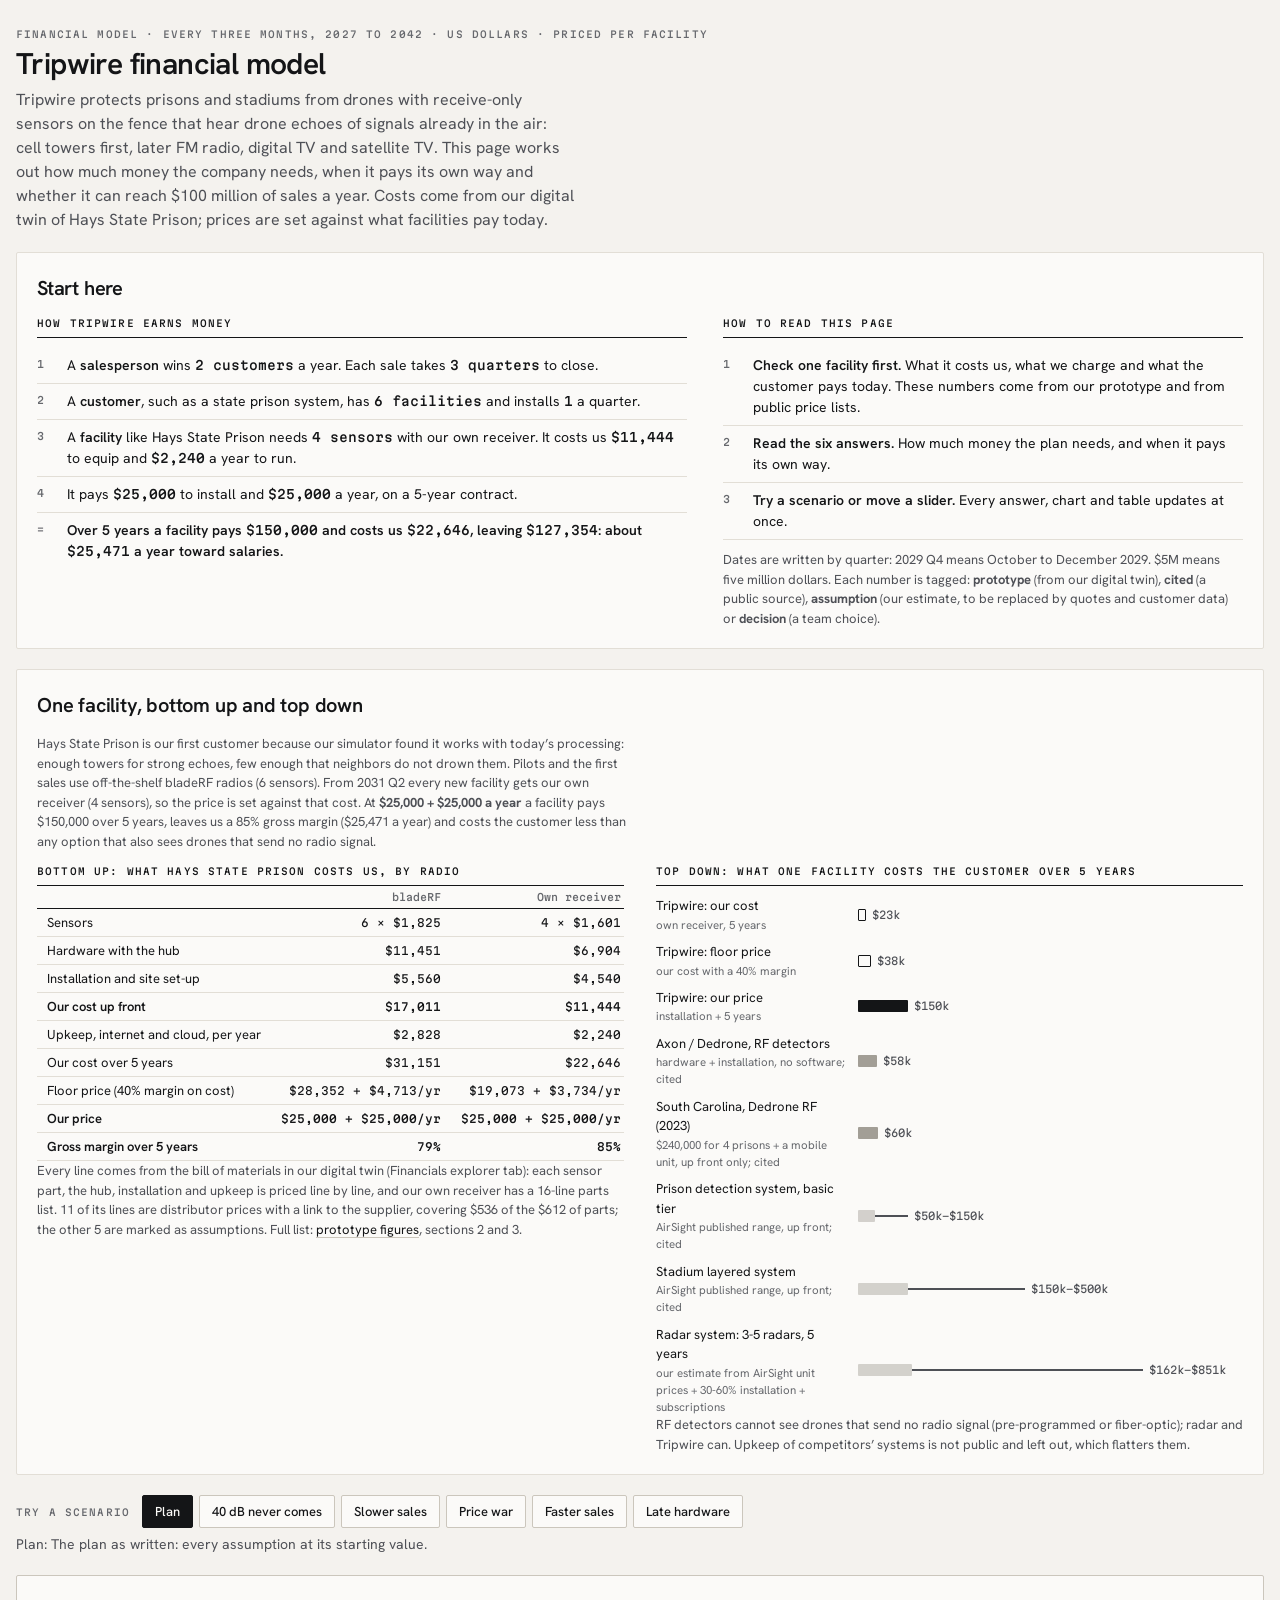
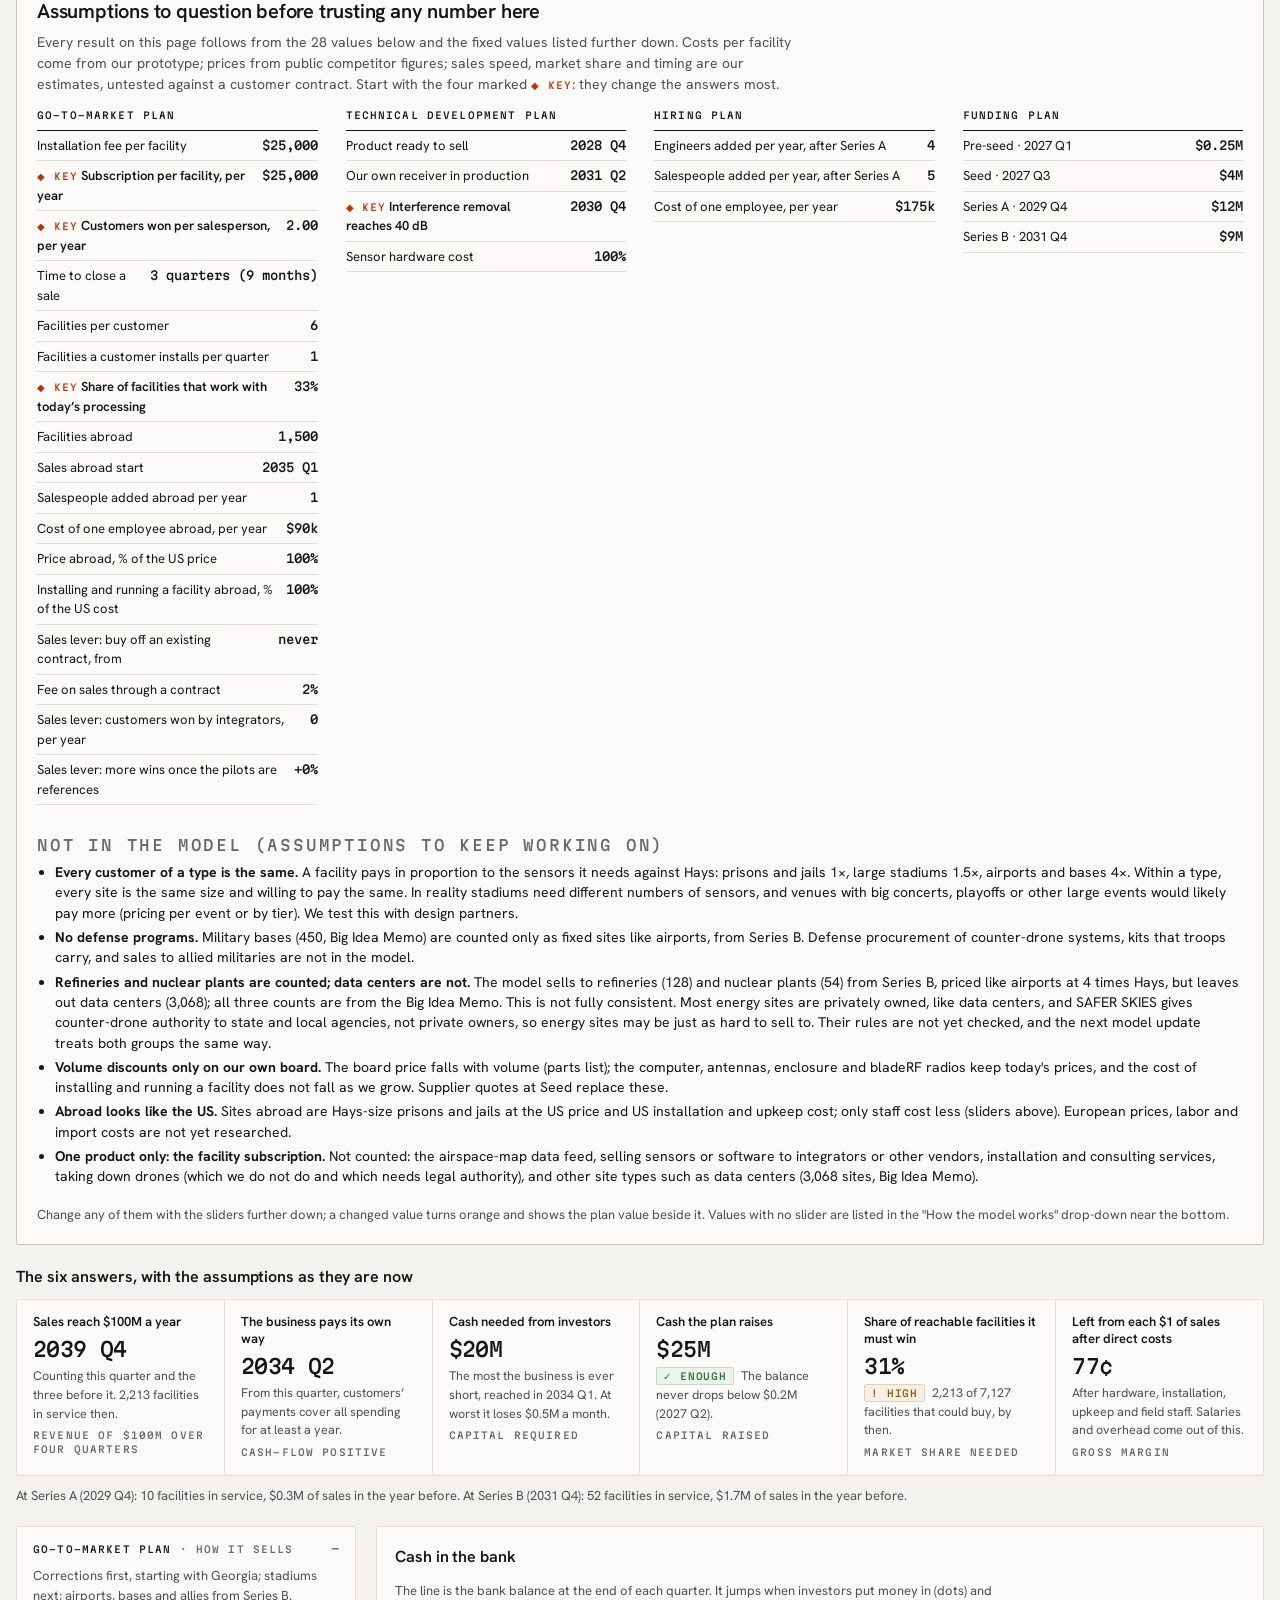
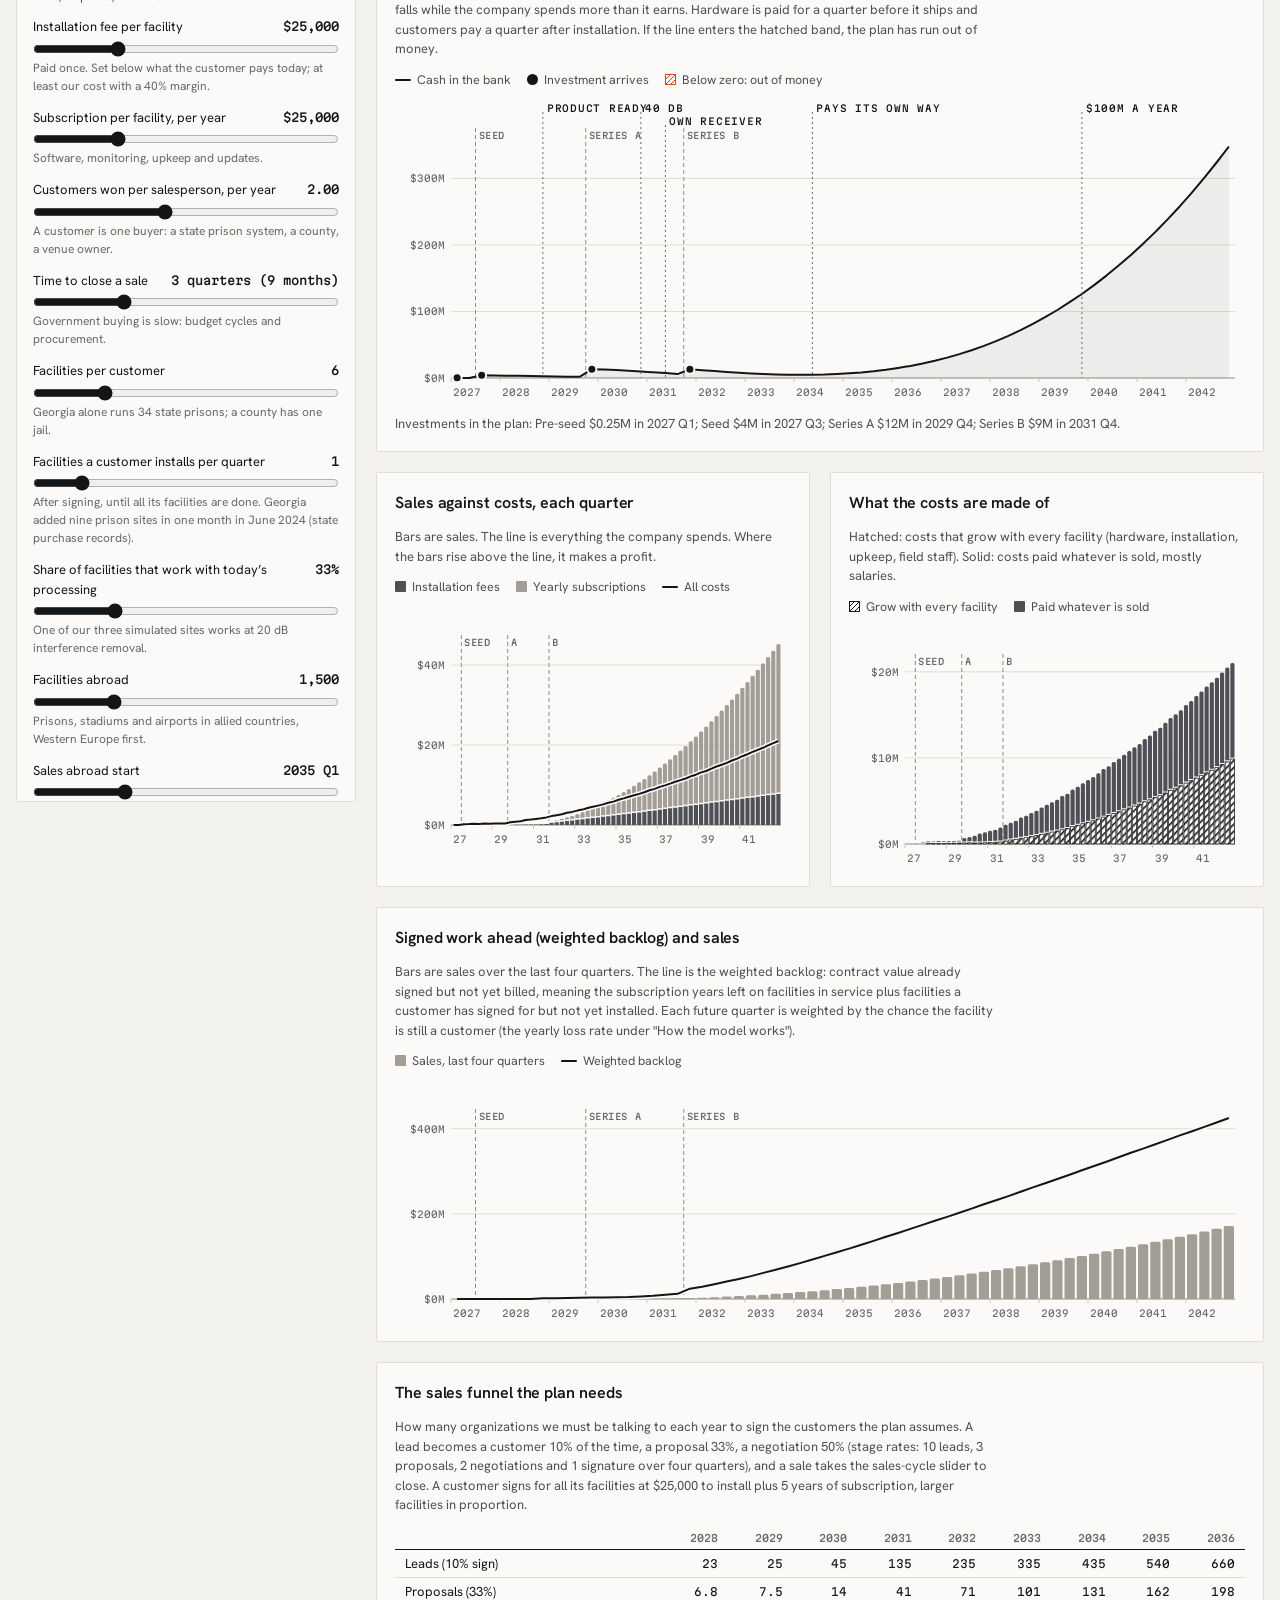
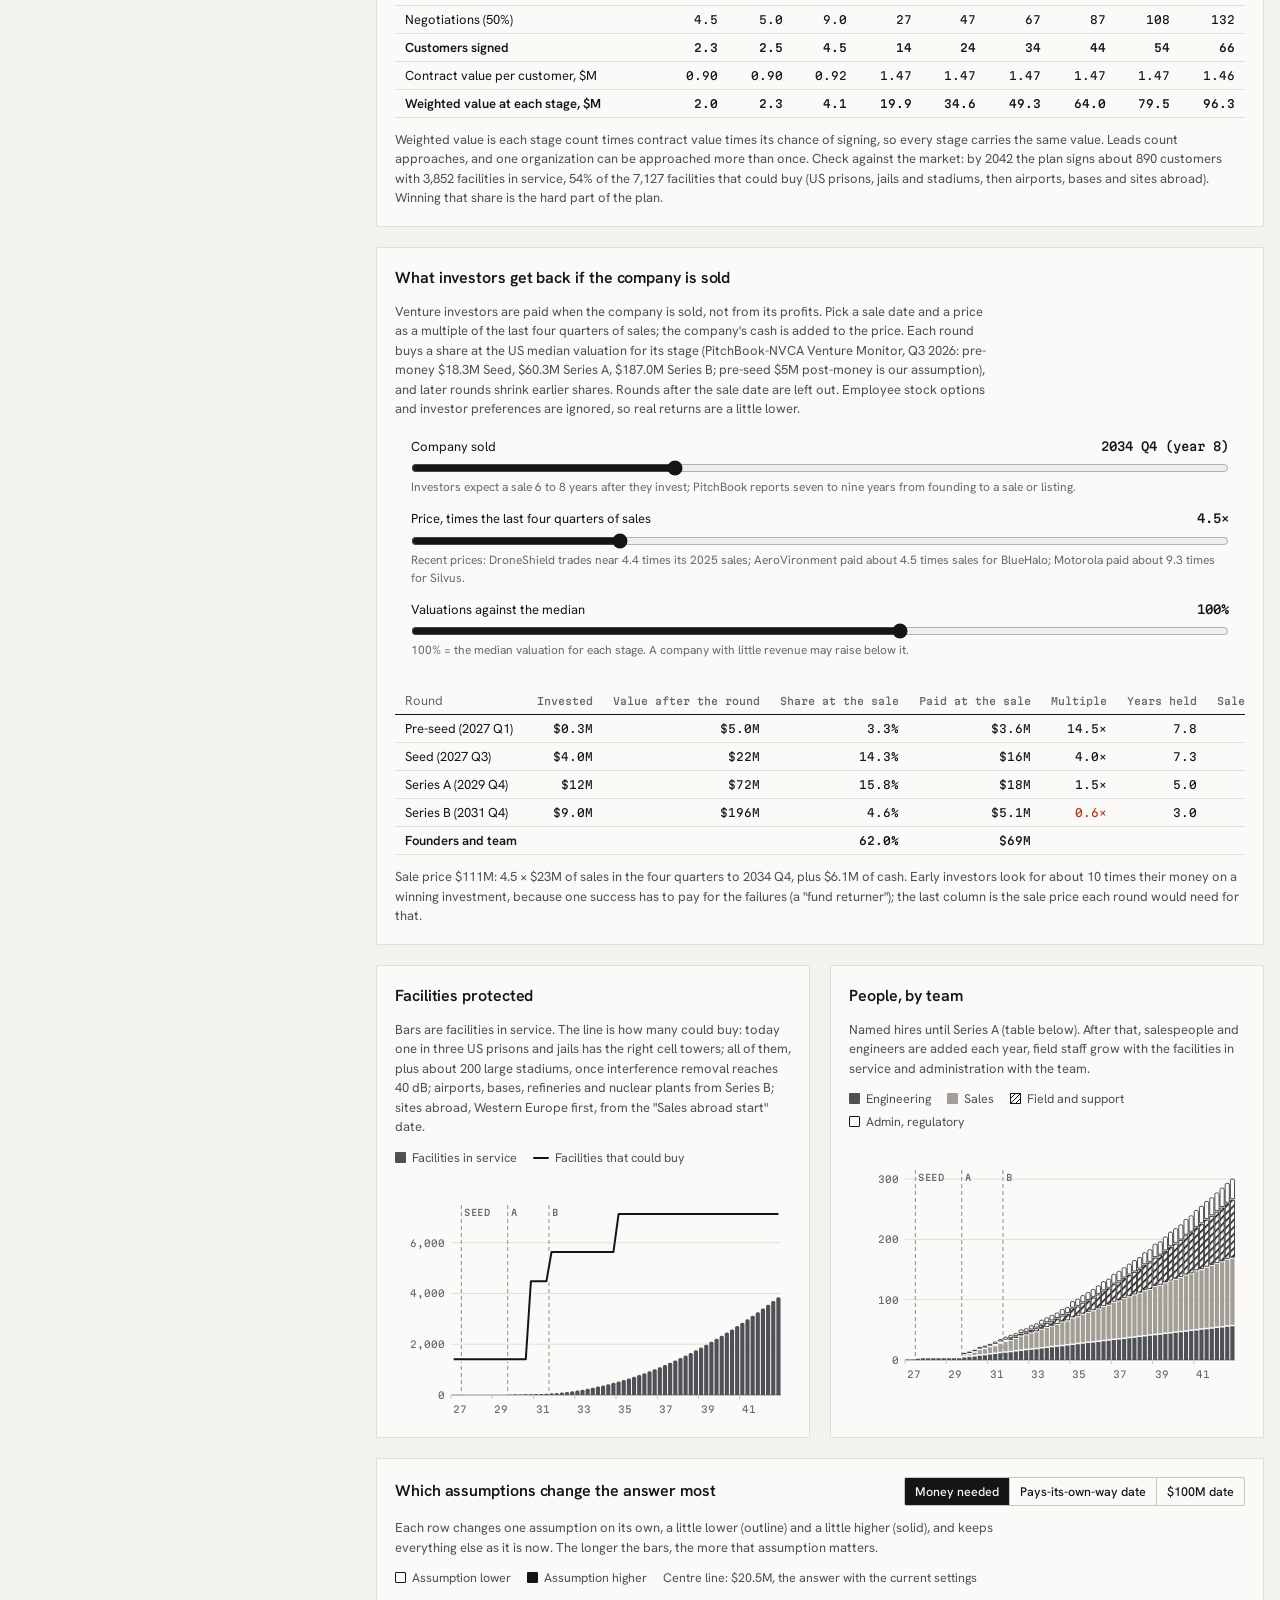
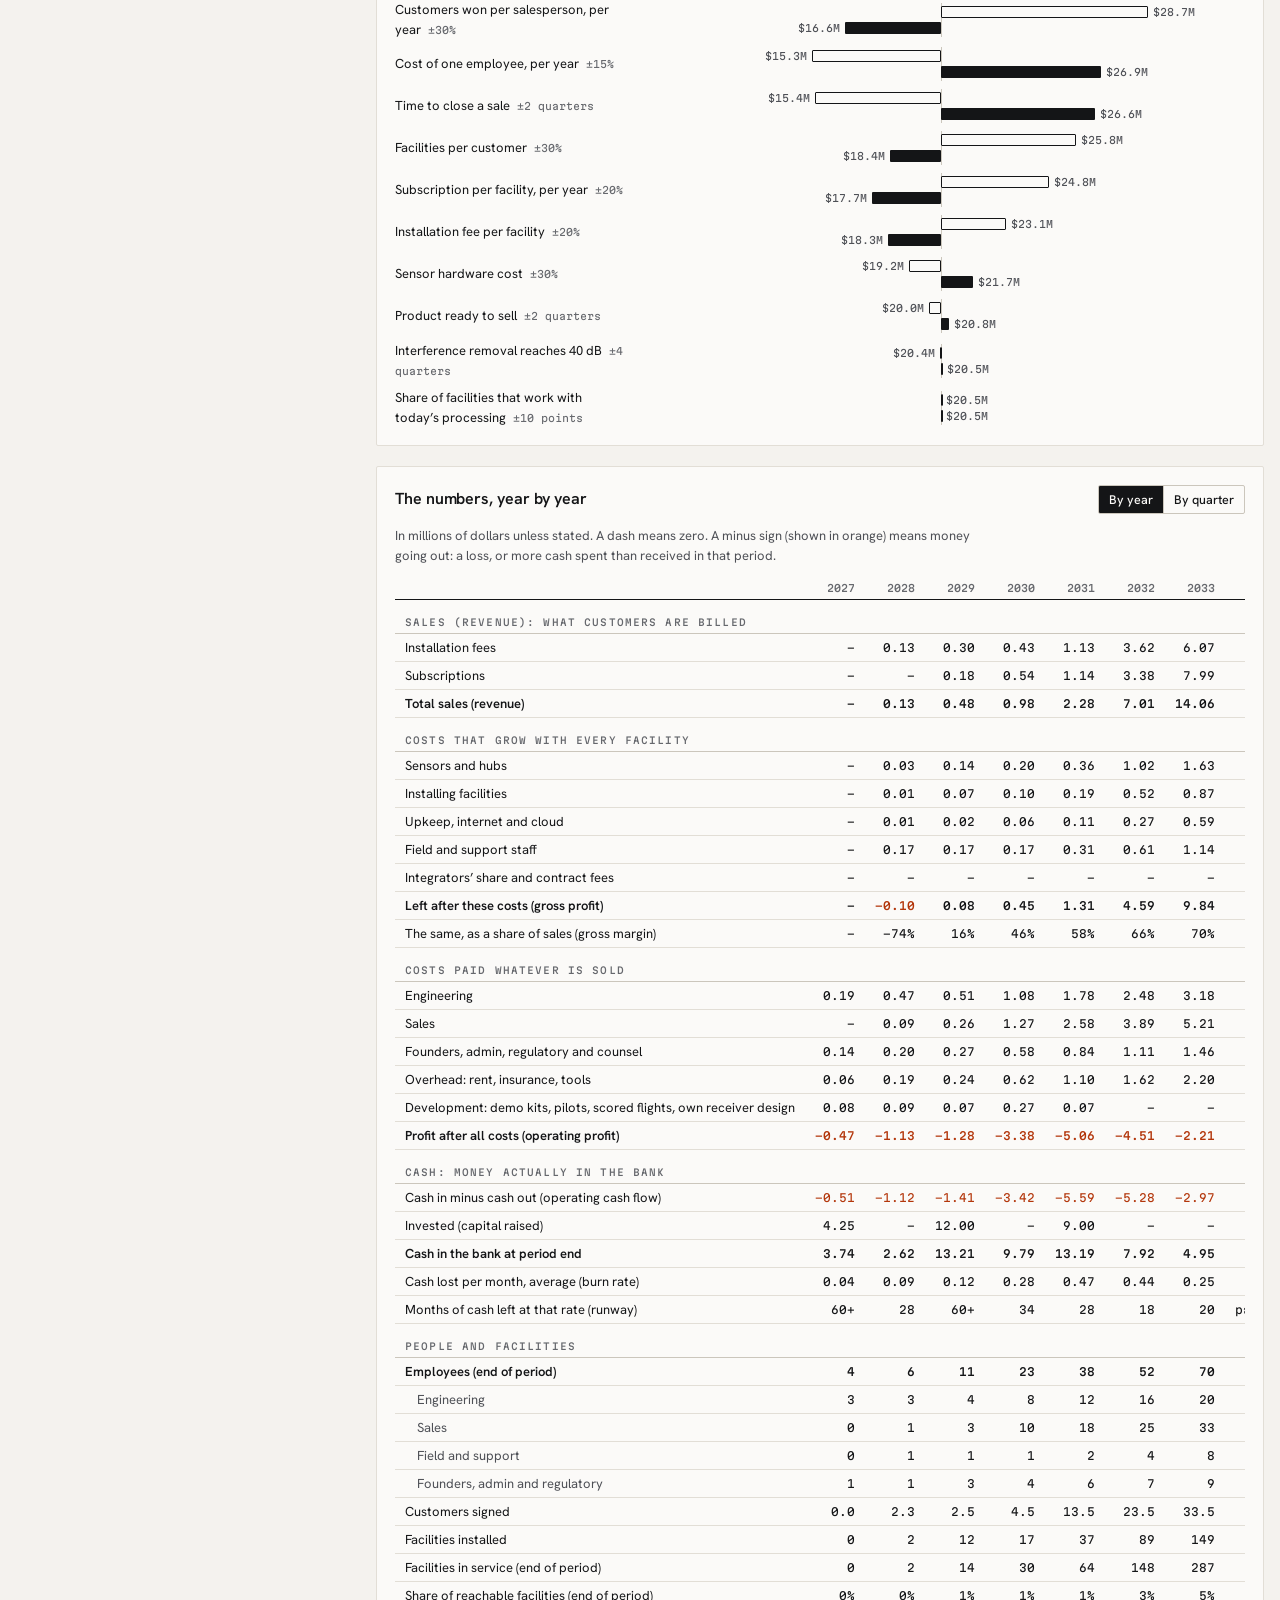
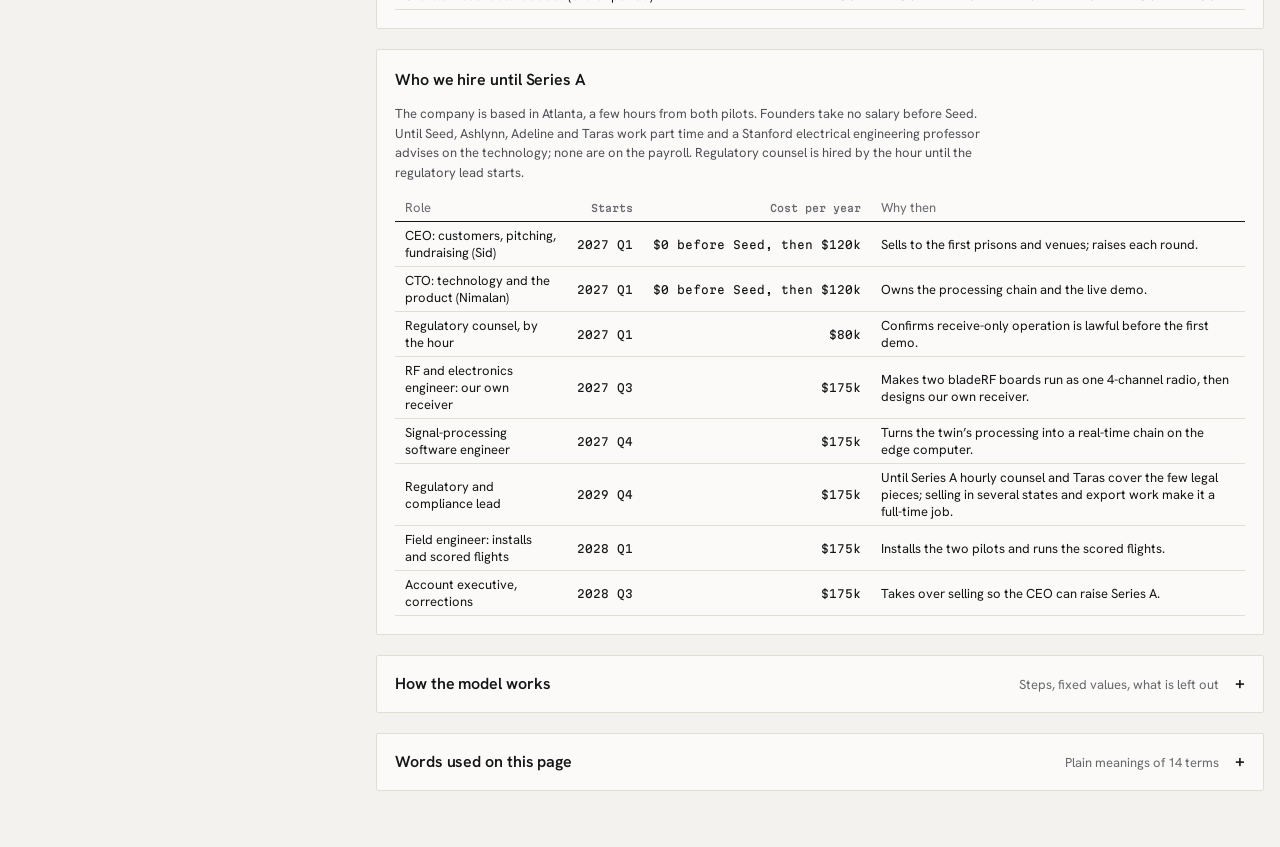
<file: prototype/web/financial-model.html>
<!doctype html><html><head><meta charset=utf8><meta name=viewport content="width=device-width,initial-scale=1,viewport-fit=cover"><style>:root{color-scheme:light;box-sizing:border-box;padding-top:env(safe-area-inset-top,0px);padding-bottom:env(safe-area-inset-bottom,0px)}html{scroll-padding-top:env(safe-area-inset-top,0px)}body{margin:0;padding:0;font:14px -apple-system,BlinkMacSystemFont,sans-serif;background:#fff;color:#000}img{max-width:100%}[hidden]:not([hidden=until-found i]){display:none!important}</style></head><body>
<title>Tripwire Financial Model</title>
<meta name="claude:viewport-fit-sides" content="cover">
<link rel="stylesheet" href="https://fonts.googleapis.com/css2?family=Hanken+Grotesk:wght@400;500;600&family=Martian+Mono:wght@400;500&display=swap">
<style>
/* Trasoro paper and ink (product/v7/tokens.css, the redesign brief of 2 Nov 2026): warm paper, ink, hairline rules,
   2px corners, no shadows. Hanken Grotesk for statements, Martian Mono as the instrument voice for labels and figures.
   One signal orange, kept for what needs the reader: cash below zero, a funding gap, a key or changed assumption.
   Charts are drawn in tones of ink and hatching, never in extra hues. Light only, as the design language is.
   Layout: assumptions stated first, then the summary, then sliders on the left and results on the right. */
:root {
  color-scheme: light;
  --paper: #F4F2EE; --surface: #FBFAF8; --raised: #ECE9E3;
  --ink: #141517; --ink-2: #4E5056; --muted: #66686D; --faint: #8E8C86;
  --line: #E2DED6; --edge: #CBC6BC;
  --signal: #D9480F;        /* marks only, never text */
  --signal-text: #B3360B;   /* text and outlines, 5.45:1 on paper */
  --pass: #2E6B45; --pass-bg: #EDF2EC; --pass-line: #C9D8CB;
  --pending: #8A5A12; --pending-bg: #F5EFE4; --pending-line: #E3D3B5;
  --action: #B3360B; --action-bg: #FAEDE6; --action-line: #EFC6B3;
  --tone-1: #4E5056; --tone-2: #A29E96;   /* chart inks: dark and light */
  --r: 2px;
  --sans: "Hanken Grotesk", -apple-system, BlinkMacSystemFont, "Segoe UI", sans-serif;
  --mono: "Martian Mono", "SF Mono", Menlo, Consolas, monospace;
}
* { box-sizing: border-box; }
body { background: var(--paper); color: var(--ink); font: 400 14px/1.5 var(--sans); -webkit-font-smoothing: antialiased; }
.wrap { max-width: 1320px; margin: 0 auto; padding-block: 28px 56px;
  padding-left: max(16px, env(safe-area-inset-left, 0px)); padding-right: max(16px, env(safe-area-inset-right, 0px));
  display: flex; flex-direction: column; gap: 20px; }
h1 { font-size: 30px; font-weight: 600; margin: 0; letter-spacing: -0.02em; line-height: 1.15; text-wrap: balance; }
h2 { font-size: 16px; font-weight: 600; margin: 0; letter-spacing: -0.005em; }
h3, .eyebrow, .kpi .term { font: 500 9.5px/1.4 var(--mono); text-transform: uppercase; letter-spacing: 0.12em; color: var(--muted); margin: 0; }
p { margin: 0; }
.muted { color: var(--ink-2); }
.small { font-size: 13px; }

.head { display: flex; flex-wrap: wrap; gap: 14px 24px; align-items: flex-end; justify-content: space-between; }
.head > div:first-child { display: flex; flex-direction: column; gap: 6px; }
.head p { color: var(--ink-2); max-width: 62ch; font-size: 16px; }
.presets { display: flex; flex-wrap: wrap; gap: 6px; align-items: center; }
.presets span { font: 500 9.5px var(--mono); text-transform: uppercase; letter-spacing: 0.12em; color: var(--muted); margin-right: 6px; }
button { font: 500 13px var(--sans); color: var(--ink); background: var(--surface); border: 1px solid var(--edge); border-radius: var(--r);
  padding: 7px 12px; cursor: pointer; }
button:hover { border-color: var(--ink); }
button:focus-visible, input:focus-visible, summary:focus-visible { outline: 2px solid var(--ink); outline-offset: 2px; }
button[aria-pressed="true"] { background: var(--ink); border-color: var(--ink); color: var(--surface); }

.panel { background: var(--surface); border: 1px solid var(--line); border-radius: var(--r); }

.assume { padding: 20px; display: flex; flex-direction: column; gap: 14px; border-color: var(--edge); }
.assume-head { display: flex; flex-direction: column; gap: 6px; }
.assume-head h2 { font-size: 20px; letter-spacing: -0.01em; }
.assume-head p { color: var(--ink-2); max-width: 96ch; }
.keymark { font: 500 9.5px var(--mono); text-transform: uppercase; letter-spacing: 0.1em; color: var(--signal-text); white-space: nowrap; }
.assume-grid { display: grid; grid-template-columns: repeat(4, minmax(0, 1fr)); gap: 18px 28px; }
@media (max-width: 1100px) { .assume-grid { grid-template-columns: repeat(2, minmax(0, 1fr)); } }
@media (max-width: 560px) { .assume-grid { grid-template-columns: minmax(0, 1fr); } }
.agroup { display: flex; flex-direction: column; min-width: 0; }
.agroup h3 { padding-bottom: 7px; border-bottom: 1px solid var(--ink); color: var(--ink); }
.arow { display: flex; justify-content: space-between; gap: 10px; align-items: baseline; padding: 5px 0; border-bottom: 1px solid var(--line); font-size: 13px; }
.arow .k { min-width: 0; }
.arow .v { font: 500 12px var(--mono); white-space: nowrap; text-align: right; }
.arow.key .k { font-weight: 600; }
.arow.changed .v { color: var(--signal-text); }
.arow .was { display: block; font: 400 10px var(--mono); color: var(--muted); }

.kpis { display: grid; grid-template-columns: repeat(6, minmax(0, 1fr)); gap: 1px; background: var(--line);
  border: 1px solid var(--line); border-radius: var(--r); overflow: hidden; }
.kpi { background: var(--surface); padding: 14px 16px 16px; display: flex; flex-direction: column; gap: 6px; min-width: 0; }
.kpi .label { font-size: 13px; font-weight: 600; line-height: 1.3; }
.kpi .value { font: 500 20px/1.2 var(--mono); letter-spacing: -0.03em; }
.kpi .sub { font-size: 12.5px; color: var(--ink-2); }
.pill { display: inline-flex; align-items: center; gap: 5px; font: 500 9.5px var(--mono); text-transform: uppercase; letter-spacing: 0.08em;
  padding: 2px 6px; border-radius: var(--r); border: 1px solid; margin-right: 4px; }
.pill.good { color: var(--pass); background: var(--pass-bg); border-color: var(--pass-line); }
.pill.warn { color: var(--pending); background: var(--pending-bg); border-color: var(--pending-line); }
.pill.crit { color: var(--action); background: var(--action-bg); border-color: var(--action-line); }
@media (max-width: 1100px) { .kpis { grid-template-columns: repeat(3, minmax(0, 1fr)); } }
@media (max-width: 560px) { .kpis { grid-template-columns: repeat(2, minmax(0, 1fr)); } .kpi .value { font-size: 17px; } h1 { font-size: 26px; } }
.banner { border: 1px solid var(--action-line); background: var(--action-bg); color: var(--ink); padding: 9px 12px; border-radius: var(--r); font-size: 13px; }

.intro { padding: 20px; display: flex; flex-direction: column; gap: 14px; }
.intro h2 { font-size: 20px; letter-spacing: -0.01em; }
.intro-grid { display: grid; grid-template-columns: minmax(0, 1.25fr) minmax(0, 1fr); gap: 18px 36px; }
@media (max-width: 900px) { .intro-grid { grid-template-columns: minmax(0, 1fr); } }
.intro-grid > div { display: flex; flex-direction: column; gap: 10px; min-width: 0; }
.intro-grid h3 { color: var(--ink); padding-bottom: 7px; border-bottom: 1px solid var(--ink); }
.flow, .steps { margin: 0; padding: 0; list-style: none; display: flex; flex-direction: column; counter-reset: n; }
.flow li, .steps li { counter-increment: n; display: grid; grid-template-columns: 22px minmax(0, 1fr); gap: 8px; padding: 7px 0; border-bottom: 1px solid var(--line); }
.flow li::before, .steps li::before { content: counter(n); font: 500 10px/1.9 var(--mono); color: var(--muted); }
.flow li.sum { border-bottom: 0; font-weight: 600; }
.flow li.sum::before { content: "="; }
.flow b, .steps b { font-weight: 600; }
.flow .n { font: 500 12.5px var(--mono); white-space: nowrap; }
a { color: var(--ink); text-decoration-color: var(--edge); text-underline-offset: 3px; }
a:hover { text-decoration-color: currentColor; }
.scen { display: flex; flex-direction: column; gap: 6px; }
.answers { display: flex; flex-direction: column; gap: 10px; }
.howto { color: var(--ink-2); font-size: 13px; max-width: 86ch; }
.gloss { margin: 0; display: grid; grid-template-columns: repeat(2, minmax(0, 1fr)); gap: 0 32px; }
@media (max-width: 760px) { .gloss { grid-template-columns: minmax(0, 1fr); } }
.gloss div { display: grid; grid-template-columns: 150px minmax(0, 1fr); gap: 10px; padding: 6px 0; border-bottom: 1px solid var(--line); font-size: 13px; }
.gloss dt { font-weight: 600; } .gloss dd { margin: 0; color: var(--ink-2); }

.cols { display: grid; grid-template-columns: 340px minmax(0, 1fr); gap: 20px; align-items: start; }
@media (max-width: 900px) { .cols { grid-template-columns: minmax(0, 1fr); } }
.inputs { position: sticky; top: calc(12px + env(safe-area-inset-top, 0px)); max-height: calc(100vh - 24px); overflow-y: auto; }
@media (max-width: 900px) { .inputs { position: static; max-height: none; } }
.inputs details { border-top: 1px solid var(--line); }
.inputs details:first-of-type { border-top: 0; }
.inputs summary { cursor: pointer; padding: 14px 16px 10px; list-style: none; display: flex; justify-content: space-between; align-items: baseline; gap: 8px; }
.inputs summary h3 { color: var(--ink); }
.inputs summary h3 span { color: var(--muted); }
.inputs summary::-webkit-details-marker { display: none; }
.inputs summary::after { content: "+"; color: var(--muted); font: 500 12px var(--mono); }
.inputs details[open] summary::after { content: "\2212"; }
.plan { padding: 0 16px 6px; color: var(--ink-2); font-size: 13px; }
.fields { padding: 6px 16px 16px; display: flex; flex-direction: column; gap: 13px; }
.field { display: flex; flex-direction: column; gap: 2px; }
.field .row { display: flex; justify-content: space-between; gap: 8px; align-items: baseline; }
.field label { font-size: 13px; }
.field output { font: 500 12px var(--mono); white-space: nowrap; }
.field .hint { font-size: 12px; color: var(--muted); }
.field.changed output { color: var(--signal-text); }
input[type="range"] { width: 100%; accent-color: var(--ink); margin: 2px 0 0; }

.results { display: flex; flex-direction: column; gap: 20px; min-width: 0; }
.card { padding: 18px; display: flex; flex-direction: column; gap: 12px; min-width: 0; }
.card-head { display: flex; flex-wrap: wrap; justify-content: space-between; gap: 6px 16px; align-items: baseline; }
.card-head p { color: var(--ink-2); font-size: 13px; }
.legend { display: flex; flex-wrap: wrap; gap: 4px 16px; font-size: 12.5px; color: var(--ink-2); align-items: center; }
.legend i { display: inline-block; width: 11px; height: 11px; margin-right: 6px; vertical-align: -1px; border-radius: 1px; }
.sw-1 { background: var(--tone-1); } .sw-2 { background: var(--tone-2); }
.sw-hatch { background: repeating-linear-gradient(135deg, var(--ink) 0 1.2px, var(--surface) 1.2px 3.6px); outline: 1px solid var(--ink); outline-offset: -1px; }
.sw-hollow { background: var(--surface); border: 1.5px solid var(--ink); } .sw-solid { background: var(--ink); }
.legend i.ln { height: 2px; width: 16px; vertical-align: 3px; background: var(--ink); }
.chart { position: relative; width: 100%; }
.chart svg { display: block; max-width: 100%; height: auto; overflow: visible; }
.chart text { font: 400 9.5px var(--mono); fill: var(--muted); }
.chart text.mark { font-weight: 500; fill: var(--ink); text-transform: uppercase; letter-spacing: 0.08em; }
.tip { position: absolute; pointer-events: none; background: var(--surface); border: 1px solid var(--edge); border-radius: var(--r);
  padding: 9px 11px; font-size: 12.5px; min-width: 190px; z-index: 5; }
.tip b { display: block; margin-bottom: 5px; font: 500 9.5px var(--mono); text-transform: uppercase; letter-spacing: 0.12em; color: var(--muted); }
.tip div { display: flex; justify-content: space-between; gap: 14px; }
.tip div span:last-child { font: 500 11.5px var(--mono); }
.two { display: grid; grid-template-columns: repeat(2, minmax(0, 1fr)); gap: 20px; }
@media (max-width: 1100px) { .two { grid-template-columns: minmax(0, 1fr); } }

.seg { display: inline-flex; border: 1px solid var(--edge); border-radius: var(--r); overflow: hidden; flex-wrap: wrap; }
.seg button { border: 0; border-radius: 0; padding: 5px 10px; font-size: 12.5px; background: transparent; }
.seg button + button { border-left: 1px solid var(--edge); }
.seg button[aria-pressed="true"] { background: var(--ink); color: var(--surface); }

.tor { display: flex; flex-direction: column; gap: 8px; }
.tor-row { display: grid; grid-template-columns: 230px minmax(0, 1fr); gap: 4px 12px; align-items: center; }
@media (max-width: 640px) { .tor-row { grid-template-columns: minmax(0, 1fr); } }
.tor-label { font-size: 13px; }
.tor-label span { color: var(--muted); font: 400 10px var(--mono); margin-left: 4px; }
.tor-track { position: relative; height: 34px; }
.tor-track::before { content: ""; position: absolute; left: 50%; top: 0; bottom: 0; border-left: 1px solid var(--edge); }
.tor-bar { position: absolute; height: 12px; border-radius: 1px; min-width: 2px; }
.tor-bar.lo { top: 3px; background: var(--surface); border: 1.5px solid var(--ink); }
.tor-bar.hi { top: 19px; background: var(--ink); }
.tor-val { position: absolute; font: 400 10px/12px var(--mono); color: var(--ink-2); white-space: nowrap; }
.tor-val.lo { top: 3px; } .tor-val.hi { top: 19px; }

.tablewrap { overflow-x: auto; }
table { border-collapse: collapse; width: 100%; font-size: 13px; }
th, td { padding: 5px 10px; text-align: right; white-space: nowrap; border-bottom: 1px solid var(--line); }
td { font: 400 11px var(--mono); font-variant-numeric: tabular-nums; }
th:first-child, td:first-child { text-align: left; font: 400 13px var(--sans); position: sticky; left: 0; background: var(--surface); }
thead th { font: 500 10px var(--mono); color: var(--muted); border-bottom: 1px solid var(--ink); }
tr.sect td { font: 500 9.5px var(--mono); text-transform: uppercase; letter-spacing: 0.12em; color: var(--muted); padding-top: 16px; border-bottom: 1px solid var(--edge); }
tr.total td { font-weight: 500; border-top: 1px solid var(--edge); }
tr.total td:first-child { font-weight: 600; }
td.neg { color: var(--signal-text); }
tr.sub td:first-child { padding-left: 22px; color: var(--ink-2); }
.notes { display: grid; grid-template-columns: repeat(2, minmax(0, 1fr)); gap: 12px 32px; }
@media (max-width: 760px) { .notes { grid-template-columns: minmax(0, 1fr); } }
.notes ul { margin: 8px 0 0; padding-left: 18px; color: var(--ink-2); display: flex; flex-direction: column; gap: 5px; }
.drop summary { cursor: pointer; list-style: none; padding: 16px 18px; display: flex; flex-wrap: wrap; gap: 4px 16px; align-items: baseline; }
.drop summary::-webkit-details-marker { display: none; }
.drop summary h2 { margin-right: auto; }
.drop summary .more { color: var(--muted); font-size: 13px; }
.drop summary::after { content: "+"; color: var(--ink); font: 500 14px var(--mono); }
.drop[open] summary::after { content: "\2212"; }
.drop > .notes, .drop > .gloss { padding: 0 18px 18px; }
.notmodeled { margin-top: 16px; } .notmodeled h3 { font-size: 15px; margin: 0 0 6px; } .notmodeled ul { margin: 0; padding-left: 18px; } .notmodeled li { margin: 4px 0; line-height: 1.45; }
    .chart text.round { font: 500 9px var(--mono); fill: var(--muted); text-transform: uppercase; letter-spacing: 0.06em; }
.econ { padding: 20px; display: flex; flex-direction: column; gap: 14px; }
.econ h2 { font-size: 20px; letter-spacing: -0.01em; }
.econ-grid { display: grid; grid-template-columns: minmax(0, 1fr) minmax(0, 1fr); gap: 20px 32px; }
#costTable td:nth-child(2), #costTable td:nth-child(3), #costTable th { white-space: nowrap; }
#costTable td.tag, #costTable th:last-child { display: none; }
@media (max-width: 1000px) { .econ-grid { grid-template-columns: minmax(0, 1fr); } }
.econ-grid h3 { color: var(--ink); padding-bottom: 7px; border-bottom: 1px solid var(--ink); }
td.l, th.l { text-align: left; white-space: normal; font: 400 13px var(--sans); }
td.tag { font: 500 9px var(--mono); text-transform: uppercase; letter-spacing: 0.08em; color: var(--muted); text-align: left; }
.roster td:first-child { white-space: normal; }
.bars { display: flex; flex-direction: column; gap: 9px; margin-top: 10px; }
.brow { display: grid; grid-template-columns: 190px minmax(0, 1fr); gap: 3px 12px; align-items: center; font-size: 13px; }
@media (max-width: 560px) { .brow { grid-template-columns: minmax(0, 1fr); } }
.brow .lab span { display: block; font-size: 11.5px; color: var(--muted); }
.btrack { position: relative; height: 18px; }
.bbar { position: absolute; top: 3px; height: 12px; background: var(--tone-2); border-radius: 1px; }
.bbar.us { background: var(--ink); }
.bbar.cost { background: var(--surface); border: 1.5px solid var(--ink); }
.bwhisk { position: absolute; top: 8px; height: 2px; background: var(--tone-1); }
.bval { position: absolute; top: 1px; font: 400 10.5px/16px var(--mono); color: var(--ink-2); white-space: nowrap; }
</style>

<div class="wrap">
  <header class="head">
    <div>
      <span class="eyebrow">Financial model &middot; every three months, 2027 to 2042 &middot; US dollars &middot; priced per facility</span>
      <h1>Tripwire financial model</h1>
      <p id="lead"></p>
    </div>
  </header>

  <section class="panel intro" aria-labelledby="introTitle">
    <h2 id="introTitle">Start here</h2>
    <div class="intro-grid">
      <div>
        <h3>How Tripwire earns money</h3>
        <ol class="flow" id="flow"></ol>
      </div>
      <div>
        <h3>How to read this page</h3>
        <ol class="steps">
          <li><span><b>Check one facility first.</b> What it costs us, what we charge and what the customer pays today. These numbers come from our prototype and from public price lists.</span></li>
          <li><span><b>Read the six answers.</b> How much money the plan needs, and when it pays its own way.</span></li>
          <li><span><b>Try a scenario or move a slider.</b> Every answer, chart and table updates at once.</span></li>
        </ol>
        <p class="small muted">Dates are written by quarter: 2029 Q4 means October to December 2029. $5M means five million dollars. Each number is tagged: <b>prototype</b> (from our digital twin), <b>cited</b> (a public source), <b>assumption</b> (our estimate, to be replaced by quotes and customer data) or <b>decision</b> (a team choice).</p>
      </div>
    </div>
  </section>

  <section class="panel econ" aria-labelledby="econTitle">
    <h2 id="econTitle">One facility, bottom up and top down</h2>
    <p class="howto" id="econLead"></p>
    <div class="econ-grid">
      <div>
        <h3>Bottom up: what Hays State Prison costs us, by radio</h3>
        <div class="tablewrap"><table id="costTable"></table></div>
        <p class="small muted">Every line comes from the bill of materials in our digital twin (Financials explorer tab): each sensor part, the hub, installation and upkeep is priced line by line, and our own receiver has a 16-line parts list. 11 of its lines are distributor prices with a link to the supplier, covering $536 of the $612 of parts; the other 5 are marked as assumptions. Full list: <a href="https://github.com/tripwire-aa261/tripwire-prototype/blob/main/Tripwire_Assumptions_and_Figures.md">prototype figures</a>, sections 2 and 3.</p>
      </div>
      <div>
        <h3>Top down: what one facility costs the customer over 5 years</h3>
        <div class="bars" id="priceBars"></div>
        <p class="small muted" id="priceNote"></p>
      </div>
    </div>
  </section>

  <section class="scen" aria-label="Scenarios">
    <div class="presets" id="presets"><span>Try a scenario</span></div>
    <p id="presetDesc" class="muted"></p>
  </section>

  <section class="panel assume" aria-labelledby="assumeTitle">
    <div class="assume-head">
      <h2 id="assumeTitle">Assumptions to question before trusting any number here</h2>
      <p id="assumeLead"></p>
    </div>
    <div class="assume-grid" id="assume"></div>
        <div class="notmodeled">
          <h3>Not in the model (assumptions to keep working on)</h3>
          <ul>
            <li><b>Every customer of a type is the same.</b> A facility pays in proportion to the sensors it needs against Hays: prisons and jails 1×, large stadiums 1.5×, airports and bases 4×. Within a type, every site is the same size and willing to pay the same. In reality stadiums need different numbers of sensors, and venues with big concerts, playoffs or other large events would likely pay more (pricing per event or by tier). We test this with design partners.</li>
            <li><b>No defense programs.</b> Military bases (450, Big Idea Memo) are counted only as fixed sites like airports, from Series B. Defense procurement of counter-drone systems, kits that troops carry, and sales to allied militaries are not in the model.</li>
            <li><b>Refineries and nuclear plants are counted; data centers are not.</b> The model sells to refineries (128) and nuclear plants (54) from Series B, priced like airports at 4 times Hays, but leaves out data centers (3,068); all three counts are from the Big Idea Memo. This is not fully consistent. Most energy sites are privately owned, like data centers, and SAFER SKIES gives counter-drone authority to state and local agencies, not private owners, so energy sites may be just as hard to sell to. Their rules are not yet checked, and the next model update treats both groups the same way.</li>
            <li><b>Volume discounts only on our own board.</b> The board price falls with volume (parts list); the computer, antennas, enclosure and bladeRF radios keep today's prices, and the cost of installing and running a facility does not fall as we grow. Supplier quotes at Seed replace these.</li>
            <li><b>Abroad looks like the US.</b> Sites abroad are Hays-size prisons and jails at the US price and US installation and upkeep cost; only staff cost less (sliders above). European prices, labor and import costs are not yet researched.</li>
            <li><b>One product only: the facility subscription.</b> Not counted: the airspace-map data feed, selling sensors or software to integrators or other vendors, installation and consulting services, taking down drones (which we do not do and which needs legal authority), and other site types such as data centers (3,068 sites, Big Idea Memo).</li>
          </ul>
        </div>
    <p class="small muted">Change any of them with the sliders further down; a changed value turns orange and shows the plan value beside it. Values with no slider are listed in the "How the model works" drop-down near the bottom.</p>
  </section>

  <section aria-labelledby="answersTitle" class="answers">
    <h2 id="answersTitle">The six answers, with the assumptions as they are now</h2>
    <div class="kpis" id="kpis"></div>
    <div id="banner"></div>
  </section>

  <div class="cols">
    <aside class="panel inputs" id="inputs" aria-label="Sliders for the assumptions"></aside>

    <main class="results">
      <section class="panel card">
        <div class="card-head"><h2>Cash in the bank</h2></div>
        <p class="howto">The line is the bank balance at the end of each quarter. It jumps when investors put money in (dots) and falls while the company spends more than it earns. Hardware is paid for a quarter before it ships and customers pay a quarter after installation. If the line enters the hatched band, the plan has run out of money.</p>
        <div class="legend"><span><i class="ln"></i>Cash in the bank</span><span><i class="sw-solid" style="border-radius:50%"></i>Investment arrives</span><span><i class="sw-hatch" style="background:repeating-linear-gradient(135deg, var(--signal) 0 1.2px, var(--surface) 1.2px 3.6px);outline-color:var(--signal)"></i>Below zero: out of money</span></div>
        <div class="chart" id="cashChart"></div>
        <p class="small muted" id="cashCaption"></p>
      </section>

      <div class="two">
        <section class="panel card">
          <div class="card-head"><h2>Sales against costs, each quarter</h2></div>
          <p class="howto">Bars are sales. The line is everything the company spends. Where the bars rise above the line, it makes a profit.</p>
          <div class="legend"><span><i class="sw-1"></i>Installation fees</span><span><i class="sw-2"></i>Yearly subscriptions</span><span><i class="ln"></i>All costs</span></div>
          <div class="chart" id="revChart"></div>
        </section>
        <section class="panel card">
          <div class="card-head"><h2>What the costs are made of</h2></div>
          <p class="howto">Hatched: costs that grow with every facility (hardware, installation, upkeep, field staff). Solid: costs paid whatever is sold, mostly salaries.</p>
          <div class="legend"><span><i class="sw-hatch"></i>Grow with every facility</span><span><i class="sw-1"></i>Paid whatever is sold</span></div>
          <div class="chart" id="costChart"></div>
        </section>
      </div>

      <section class="panel card">
        <div class="card-head"><h2>Signed work ahead (weighted backlog) and sales</h2></div>
        <p class="howto">Bars are sales over the last four quarters. The line is the weighted backlog: contract value already signed but not yet billed, meaning the subscription years left on facilities in service plus facilities a customer has signed for but not yet installed. Each future quarter is weighted by the chance the facility is still a customer (the yearly loss rate under "How the model works").</p>
        <div class="legend"><span><i class="sw-2"></i>Sales, last four quarters</span><span><i class="ln"></i>Weighted backlog</span></div>
        <div class="chart" id="backlogChart"></div>
      </section>

      <section class="panel card">
        <div class="card-head"><h2>The sales funnel the plan needs</h2></div>
        <p class="howto">How many organizations we must be talking to each year to sign the customers the plan assumes. A lead becomes a customer 10% of the time, a proposal 33%, a negotiation 50% (stage rates: 10 leads, 3 proposals, 2 negotiations and 1 signature over four quarters), and a sale takes the sales-cycle slider to close. A customer signs for all its facilities at $25,000 to install plus 5 years of subscription, larger facilities in proportion.</p>
        <div class="tablewrap" id="funnel"></div>
        <p class="small muted" id="funnelNote"></p>
      </section>

      <section class="panel card">
        <div class="card-head"><h2>What investors get back if the company is sold</h2></div>
        <p class="howto">Venture investors are paid when the company is sold, not from its profits. Pick a sale date and a price as a multiple of the last four quarters of sales; the company's cash is added to the price. Each round buys a share at the US median valuation for its stage (PitchBook-NVCA Venture Monitor, Q3 2026: pre-money $18.3M Seed, $60.3M Series A, $187.0M Series B; pre-seed $5M post-money is our assumption), and later rounds shrink earlier shares. Rounds after the sale date are left out. Employee stock options and investor preferences are ignored, so real returns are a little lower.</p>
        <div class="fields exitctl">
          <div class="field"><div class="row"><label for="in-exitQ">Company sold</label><output id="out-exitQ"></output></div><input type="range" id="in-exitQ" min="16" max="63" step="1"><span class="hint">Investors expect a sale 6 to 8 years after they invest; PitchBook reports seven to nine years from founding to a sale or listing.</span></div>
          <div class="field"><div class="row"><label for="in-exitMult">Price, times the last four quarters of sales</label><output id="out-exitMult"></output></div><input type="range" id="in-exitMult" min="2" max="12" step="0.5"><span class="hint">Recent prices: DroneShield trades near 4.4 times its 2025 sales; AeroVironment paid about 4.5 times sales for BlueHalo; Motorola paid about 9.3 times for Silvus.</span></div>
          <div class="field"><div class="row"><label for="in-valPct">Valuations against the median</label><output id="out-valPct"></output></div><input type="range" id="in-valPct" min="25" max="150" step="5"><span class="hint">100% = the median valuation for each stage. A company with little revenue may raise below it.</span></div>
        </div>
        <div class="tablewrap" id="returns"></div>
        <p class="small muted" id="returnsNote"></p>
      </section>

      <div class="two">
        <section class="panel card">
          <div class="card-head"><h2>Facilities protected</h2></div>
          <p class="howto">Bars are facilities in service. The line is how many could buy: today one in three US prisons and jails has the right cell towers; all of them, plus about 200 large stadiums, once interference removal reaches 40 dB; airports, bases, refineries and nuclear plants from Series B; sites abroad, Western Europe first, from the "Sales abroad start" date.</p>
          <div class="legend"><span><i class="sw-1"></i>Facilities in service</span><span><i class="ln"></i>Facilities that could buy</span></div>
          <div class="chart" id="facChart"></div>
        </section>
        <section class="panel card">
          <div class="card-head"><h2>People, by team</h2></div>
          <p class="howto">Named hires until Series A (table below). After that, salespeople and engineers are added each year, field staff grow with the facilities in service and administration with the team.</p>
          <div class="legend"><span><i class="sw-1"></i>Engineering</span><span><i class="sw-2"></i>Sales</span><span><i class="sw-hatch"></i>Field and support</span><span><i class="sw-hollow"></i>Admin, regulatory</span></div>
          <div class="chart" id="headChart"></div>
        </section>
      </div>

      <section class="panel card">
        <div class="card-head">
          <h2>Which assumptions change the answer most</h2>
          <div class="seg" id="sensMetric" role="group" aria-label="Answer to test"></div>
        </div>
        <p class="howto">Each row changes one assumption on its own, a little lower (outline) and a little higher (solid), and keeps everything else as it is now. The longer the bars, the more that assumption matters.</p>
        <div class="legend"><span><i class="sw-hollow"></i>Assumption lower</span><span><i class="sw-solid"></i>Assumption higher</span><span id="sensBase"></span></div>
        <div class="tor" id="tornado"></div>
      </section>

      <section class="panel card">
        <div class="card-head">
          <h2>The numbers, year by year</h2>
          <div class="seg" id="period" role="group" aria-label="Table period"></div>
        </div>
        <p class="howto">In millions of dollars unless stated. A dash means zero. A minus sign (shown in orange) means money going out: a loss, or more cash spent than received in that period.</p>
        <div class="tablewrap" id="table"></div>
      </section>

      <section class="panel card">
        <h2>Who we hire until Series A</h2>
        <p class="howto">The company is based in Atlanta, a few hours from both pilots. Founders take no salary before Seed. Until Seed, Ashlynn, Adeline and Taras work part time and a Stanford electrical engineering professor advises on the technology; none are on the payroll. Regulatory counsel is hired by the hour until the regulatory lead starts.</p>
        <div class="tablewrap"><table class="roster" id="roster"></table></div>
      </section>

      <details class="panel drop" id="how">
        <summary><h2>How the model works</h2><span class="more">Steps, fixed values, what is left out</span></summary>
        <div class="notes">
          <div>
            <h3>Step by step</h3>
            <ul>
              <li>Two design partners, Hays State Prison and Clemson Memorial Stadium, run paid one-year pilots from 2028 Q1. They become the first customers when the product is ready.</li>
              <li>Each salesperson wins customers; a win becomes a signed contract one "time to close a sale" later, never before the product is ready. Until Series A the CEO sells half time and one account executive full time.</li>
              <li>A customer (a state prison system, a county, a venue owner) installs its facilities one after another. A facility pays an installation fee once and a subscription every year.</li>
              <li>Facilities installed can never exceed the facilities that could buy. Each quarter's sales are split across site types (prisons and jails, stadiums, airports and bases) in proportion to what each type still has unsold, and each facility keeps its own type's size and price for as long as it is a customer.</li>
              <li>Hardware is paid for a quarter before it ships and customers pay a quarter after installation, so cash lags behind profit while the company grows.</li>
              <li>Cash needed from investors is the most the business is ever short, added up from the start, before counting any investment.</li>
            </ul>
          </div>
          <div>
            <h3>Fixed values (no slider)</h3>
            <ul id="fixedList"></ul>
            <h3 style="margin-top:14px">Left out</h3>
            <ul>
              <li>Grants (SBIR, FEMA): upside, not counted.</li>
              <li>Tax, interest, replacing old sensors, and how much of the company investors end up owning.</li>
              <li>Hiring does not slow down if sales disappoint, so the weak scenarios overstate cost.</li>
              <li>Differences in size and willingness to pay within a customer type, defense programs, and any product other than the facility subscription (see "Not in the model" above).</li>
            </ul>
          </div>
        </div>
      </details>

      <details class="panel drop" id="words">
        <summary><h2>Words used on this page</h2><span class="more">Plain meanings of 14 terms</span></summary>
        <dl class="gloss" id="gloss"></dl>
      </details>
    </main>
  </div>
</div>

<script>
const START_YEAR = 2027, T = 64;               // 2027 Q1 .. 2042 Q4
// Costs per facility come from the prototype: Tripwire_Assumptions_and_Figures.md (twin v0.4.4, Nov 12 2026), sections 2-5 and 8.
const FIXED = {
  bladeCost: 1825.22, bladeSensors: 6,      // standard bladeRF sensor; Hays State Prison needs 6 (section 8)
  customCost: 1601, customSensors: 4,    // sensor built on our own 8-channel receiver; Hays needs 4
  installPerSensor: 510, setupPerFacility: 2500, hubPerFacility: 500,   // section 4
  runPerSensor: 271.33, runPerSensorCustom: 260.1, runPerFacility: 1200,   // section 5 (custom: Hays 4 sensors $2,240/yr, section 8)
  nre: 400000, nreQuarters: 6,           // design cost of our own receiver, spent in the 6 quarters before it ships (section 7)
  churn: 0.05,                           // ASSUMPTION: share of facilities lost per year on 5-year contracts
  pilots: 2, pilotQ: 4, pilotFee: 55000, // prison pilot fee: (Hays kit $17,011 + upkeep $2,828 + flights $8,000 + changes $12,000) x 1.4, rounded down
  stadiumPilotFee: 77000,                // stadium pilot: Clemson needs 12 bladeRF sensors at 30 dB ($31,023 + $4,455/yr), same formula
  stadiumPilotSensors: 12,
  founderPay: 120,                       // $k a year each, from Seed; nothing before (team decision)
  counselQ: 20, counselLaterQ: 6,        // $k a quarter of hourly regulatory counsel until the regulatory lead starts at Series A (decision Nov 12), then less
  devPre: 12, devSeed: 30,               // $k a quarter: demo kits, travel, test drones and scored flights, until launch
  overhead: 0.20,                        // rent, insurance, tools as a share of payroll (from Seed)
  salesSupport: 0.5, sitesPerOps: 40, gaPer: 8,
  segCore: 4277,                         // US prisons 1,161 + jails 3,116 (memo)
  segStadium: 200, stadiumSize: 1.5,     // about 200 large US stadiums (ASSUMPTION); sellable once 30-40 dB works (Clemson: not possible at 20 dB); 6 custom sensors at 40 dB vs 4 at Hays
  segLater: 1150,                        // airports 518 + military 450 + refineries 128 + nuclear 54 (memo), from Series B
  boardCost100: 805, boardCost1k: 642, boardCost10k: 531,   // our own 8-channel board at 100 / 1,000 / 10,000 boards (prototype figures, section 3); customCost uses the 1,000 price
  abroadOps: 2, abroadSales: 1,          // ASSUMPTION: team abroad from the first quarter of sales there (2 field engineers + 1 salesperson); UK median pay + 15% employer NI is about GBP 167k a year for the three (ONS ASHE 2025, GOV.UK), below 3 x $175k
  abroadCert: 25000,                     // ASSUMPTION: CE marking under the Radio Equipment Directive, top of the EUR 8,000-25,000 notified-body estimate, paid the quarter before sales abroad
  partnerShare: 0.375,                   // share of a customer's payments an integrator keeps: 37.5% average integrator gross margin on video surveillance projects (Security Sales & Integration, 2020)
  contractCut: 1,                        // ASSUMPTION: buying off an existing contract saves one quarter of the sale
  laterSize: 4,
  coreSize: 1,                           // ASSUMPTION: average prison or jail against Hays (1 = every one is Hays-size)                          // ASSUMPTION: an airport or base perimeter needs about 4x the sensors of Hays, priced and costed in proportion
};
// Named hires until Series A [role, team, first quarter, founder?]; formulas take over after Series A.
const ROSTER = [
  ['CEO: customers, pitching, fundraising (Sid)', 'ga', 0, true],
  ['CTO: technology and the product (Nimalan)', 'eng', 0, true],
  ['RF and electronics engineer: our own receiver', 'eng', 2],
  ['Signal-processing software engineer', 'eng', 3],
  ['Regulatory and compliance lead', 'ga', 11],
  ['Field engineer: installs and scored flights', 'ops', 4],
  ['Account executive, corrections', 'sales', 6],
];
const DEFAULTS = {
  installPrice: 25000, subPrice: 25000, winsPerRep: 2, salesCycle: 3, facPerAccount: 6, rollout: 1,
  workable: 33, abroad: 1500, abroadQ: 32,   // abroadQ: first quarter of sales abroad (Western Europe first); 32 = 2035 Q1, after the company pays its own way
  launch: 7, customQ: 17, q40: 15, hwCost: 100,
  contractQ: 64, contractFee: 2, partnerWins: 0, refGain: 0,
  abroadRepsAdd: 1, abroadHead: 90, abroadPrice: 100, abroadCostPct: 100,   // abroad: salespeople added per year, $k per employee there, price and install/upkeep cost as % of the US   // sales-speed levers, all off in the plan (64 = never)
  engAdds: 4, repsAdd: 5, costPerHead: 175,
  r0: 0.25, r1: 4, r2: 12, r3: 9,
};
const ROUNDS = [
  { key: 'r0', name: 'Pre-seed', q: 0 },
  { key: 'r1', name: 'Seed', q: 2 },
  { key: 'r2', name: 'Series A', q: 11 },
  { key: 'r3', name: 'Series B', q: 19 },
];
const SEED_Q = 2, A_Q = 11, B_Q = 19, TARGET = 100e6;
function qLabel(t) { return (START_YEAR + Math.floor(t / 4)) + ' Q' + (t % 4 + 1); }

function runModel(a) {
  const N = T + 1, z = () => new Array(N).fill(0), F = FIXED;
  const launch = a.launch;
  const repsAb = z(), accAb = z(), soldAb = z(), activeAb = z(), addrAb = z(), headsAb = z();
  const reps = z(), accounts = z(), accP = z(), accC = z(), cChannel = z(), sites = z(), cumSites = z(), active = z(), addr = z();
  const hwRev = z(), subRev = z(), rev = z();
  const cHw = z(), cInstall = z(), cSupport = z(), cOps = z(), varCost = z();
  const fEng = z(), fSales = z(), fGA = z(), fOver = z(), fDev = z(), fixCost = z();
  const hEng = z(), hSales = z(), hOps = z(), hGA = z(), heads = z();
  const gross = z(), opProfit = z(), ocf = z(), fin = z(), cash = z(), cumOcf = z();
  const perHeadQ = a.costPerHead * 1000 / 4, founderQ = F.founderPay * 1000 / 4;
  const extra4 = () => (F.stadiumPilotSensors - F.bladeSensors) * F.runPerSensor / 4;
  const sensors = (t) => (t >= a.customQ ? F.customSensors : F.bladeSensors);
  // our own board gets cheaper as we buy more of them (log-linear between the parts list's 100, 1,000 and 10,000-board prices)
  let boards = 0;
  const boardPrice = (n) => { const p = [[100, F.boardCost100], [1000, F.boardCost1k], [10000, F.boardCost10k]];
    if (n <= 100) return p[0][1]; if (n >= 10000) return p[2][1];
    const k = n < 1000 ? 0 : 1, f = Math.log(n / p[k][0]) / Math.log(p[k + 1][0] / p[k][0]); return p[k][1] + f * (p[k + 1][1] - p[k][1]); };
  const sensorCost = (t) => (t >= a.customQ ? F.customCost - F.boardCost1k + boardPrice(boards + 1) : F.bladeCost) * (a.hwCost / 100);   // hwCost: sensor hardware cost, % of the prototype's figure
  const roster = (t, team) => ROSTER.filter((r) => r[1] === team && t >= r[2]);
  const paid = (t, team) => roster(t, team).reduce((s, r) => s + (r[3] ? (t >= SEED_Q ? founderQ : 0) : perHeadQ), 0);

  // who sells: the CEO part-time from Seed, the account executive, then salespeople added after Series A
  for (let t = 0; t < N; t++) {
    reps[t] = (t >= SEED_Q ? 0.5 : 0) + (t >= 6 ? 1 : 0) + (t >= A_Q ? Math.floor(a.repsAdd * (t - A_Q + 1) / 4) : 0);
  }
  // sales-speed levers (all off in the plan): an existing contract shortens the sale; integrators win customers of their own
  // (and keep a share of what those customers pay); pilot references raise each salesperson's wins once the pilots end
  const refQ = F.pilotQ + 4;
  for (let t = launch; t < N; t++) {
    const onContract = t >= a.contractQ, cycle = onContract ? Math.max(1, a.salesCycle - F.contractCut) : a.salesCycle;
    const src = t - cycle, wins = a.winsPerRep * (t >= refQ ? 1 + a.refGain / 100 : 1);
    const direct = src >= 0 ? reps[src] * wins / 4 : 0;
    accP[t] = t > launch ? a.partnerWins / 4 : 0;
    accounts[t] = direct + accP[t] + (t === launch ? F.pilots : 0);
    accC[t] = onContract ? direct : 0;
  }
  // abroad has its own salespeople (one from the first quarter of sales there, more each year) who sell only abroad
  for (let t = 0; t < N; t++) repsAb[t] = a.abroad > 0 && t >= a.abroadQ ? F.abroadSales + Math.floor(a.abroadRepsAdd * (t - a.abroadQ) / 4) : 0;
  for (let t = launch; t < N; t++) {
    const cycle = t >= a.contractQ ? Math.max(1, a.salesCycle - F.contractCut) : a.salesCycle, src = t - cycle;
    accAb[t] = src >= 0 ? repsAb[src] * a.winsPerRep * (t >= refQ ? 1 + a.refGain / 100 : 1) / 4 : 0;
  }
  const accUS = accounts.slice();
  let cumA = 0, cumP = 0, cumC = 0;
  const size = z();   // average size against Hays of the facilities sold this quarter (each site type keeps its own size)
  const SEG = [() => F.coreSize, () => F.stadiumSize, () => F.laterSize];
  const actS = [z(), z(), z()], units = z();   // facilities in service by type: prisons/jails (+ abroad), stadiums, airports/bases; units = size-weighted
  for (let t = 0; t < N; t++) {
    const share = t >= a.q40 ? 1 : a.workable / 100;
    addrAb[t] = t >= a.abroadQ ? a.abroad * share : 0;
    const nCore = F.segCore * share, nStad = t >= a.q40 ? F.segStadium : 0, nLater = t >= B_Q ? F.segLater * share : 0;
    addr[t] = nCore + nStad + nLater + addrAb[t];
    const segAddr = [nCore, nStad, nLater];
    let planned = 0;
    for (let s = 0; s < t; s++) {
      if (!accUS[s]) continue;
      const partners = s === launch ? Math.min(F.pilots, accUS[s]) : 0;
      const fresh = accUS[s] - partners;
      const doneF = Math.min(a.facPerAccount, a.rollout * (t - s - 1));
      planned += fresh * Math.max(0, Math.min(a.rollout, a.facPerAccount - doneF));
      const doneP = Math.min(a.facPerAccount - 1, a.rollout * (t - s - 1));      // partners already have their pilot facility
      planned += partners * Math.max(0, Math.min(a.rollout, a.facPerAccount - 1 - doneP));
    }
    let plannedAb = 0;
    for (let s = 0; s < t; s++) if (accAb[s]) plannedAb += accAb[s] * Math.max(0, Math.min(a.rollout, a.facPerAccount - Math.min(a.facPerAccount, a.rollout * (t - s - 1))));
    const prevAb = t ? activeAb[t - 1] : 0;
    soldAb[t] = Math.max(0, Math.min(plannedAb, addrAb[t] - prevAb));
    activeAb[t] = prevAb * (1 - F.churn / 4) + soldAb[t];
    const prev = t ? cumSites[t - 1] : 0;
    const pilot = t === F.pilotQ ? F.pilots : 0;
    const usIn = (t ? active[t - 1] : 0) - prevAb;
    const sold = Math.max(0, Math.min(planned, addr[t] - addrAb[t] - usIn - pilot));   // US cap on facilities in service, so lost facilities can be won back
    sites[t] = sold + pilot + soldAb[t];
    cumSites[t] = prev + sites[t];
    const prevActive = t ? active[t - 1] : 0;
    active[t] = prevActive * (1 - F.churn / 4) + sites[t];
    // split this quarter's sales across site types in proportion to what each type still has unsold
    const rem = segAddr.map((n, k) => Math.max(0, n - (t ? actS[k][t - 1] : 0)));
    const remT = rem.reduce((x, y) => x + y, 0) || 1;
    let newUnits = pilot * F.coreSize;
    for (let k = 0; k < 3; k++) {
      const add = sold * rem[k] / remT + (k === 0 ? pilot : 0);
      actS[k][t] = (t ? actS[k][t - 1] : 0) * (1 - F.churn / 4) + add;
      newUnits += sold * rem[k] / remT * SEG[k]();
    }
    units[t] = actS.reduce((x, arr, k) => x + arr[t] * SEG[k](), 0);
    size[t] = sites[t] ? (newUnits + soldAb[t] * F.coreSize) / sites[t] : (t ? size[t - 1] : F.coreSize);
    const prevUnits = t ? units[t - 1] : 0;
    const billed = (prevUnits + units[t]) / 2 - (t < F.pilotQ + 4 ? Math.min(F.pilots, active[t]) * F.coreSize : 0);   // size-weighted (US); pilots pay the pilot fee for year one
    const pf = a.abroadPrice / 100, billedAb = (prevAb + activeAb[t]) / 2 * F.coreSize;

    hwRev[t] = (newUnits - pilot * F.coreSize) * a.installPrice + soldAb[t] * F.coreSize * a.installPrice * pf + (pilot ? F.pilotFee + F.stadiumPilotFee : 0);
    subRev[t] = (Math.max(0, billed) + billedAb * pf) * a.subPrice / 4;
    rev[t] = hwRev[t] + subRev[t];

    const others = () => hEng[t] + hSales[t] + hOps[t];
    hEng[t] = roster(t, 'eng').length + (t >= A_Q ? Math.floor(a.engAdds * (t - A_Q + 1) / 4) : 0);
    hSales[t] = roster(t, 'sales').length + (t >= A_Q ? Math.floor(a.repsAdd * (t - A_Q + 1) / 4) * (1 + F.salesSupport) : 0);
    const abroadOn = a.abroad > 0 && t >= a.abroadQ;
    const salesAb = Math.ceil(repsAb[t] * (1 + F.salesSupport)), opsAb = abroadOn ? Math.max(F.abroadOps, Math.ceil(activeAb[t] / F.sitesPerOps)) : 0;
    headsAb[t] = salesAb + opsAb;   // employees abroad, paid at the abroad rate
    hSales[t] = Math.ceil(hSales[t]) + salesAb;
    hOps[t] = Math.max(roster(t, 'ops').length, t >= launch ? Math.ceil((active[t] - activeAb[t]) / F.sitesPerOps) : 0) + opsAb;
    hGA[t] = roster(t, 'ga').length + (t >= A_Q ? Math.floor(others() / F.gaPer) : 0);
    heads[t] = hEng[t] + hSales[t] + hOps[t] + hGA[t];

    const ns = sensors(t) * size[t], actAll = units[t] + activeAb[t] * F.coreSize, nsAct = sensors(t) * (active[t] ? actAll / active[t] : 1);
    const cf = a.abroadCostPct / 100, abShare = sites[t] ? soldAb[t] / sites[t] : 0, abActShare = active[t] ? activeAb[t] / active[t] : 0;
    const extra = pilot ? F.stadiumPilotSensors - F.bladeSensors : 0;   // the stadium pilot needs 12 bladeRF sensors, not 6
    cHw[t] = sites[t] * (ns * sensorCost(t) + F.hubPerFacility) + extra * F.bladeCost;
    cInstall[t] = sites[t] * (ns * F.installPerSensor + F.setupPerFacility) * (1 - abShare + abShare * cf) + extra * F.installPerSensor;
    if (t >= a.customQ) boards += sites[t] * ns;
    const runPer = t >= a.customQ ? F.runPerSensorCustom : F.runPerSensor;
    cSupport[t] = (prevActive + active[t]) / 2 * (nsAct * runPer + F.runPerFacility) / 4 * (1 - abActShare + abActShare * cf) + (t >= F.pilotQ && t < F.pilotQ + 4 ? extra4(t) : 0);
    const abHeadQ = a.abroadHead * 1000 / 4;
    cOps[t] = paid(t, 'ops') + Math.max(0, hOps[t] - opsAb - roster(t, 'ops').length) * perHeadQ + opsAb * abHeadQ;
    cumA += accounts[t]; cumP += accP[t]; cumC += accC[t];
    cChannel[t] = cumA ? rev[t] * (cumP / cumA * F.partnerShare + cumC / cumA * a.contractFee / 100) : 0;   // integrators' share and contract fees, by share of customers won that way
    varCost[t] = cHw[t] + cInstall[t] + cSupport[t] + cOps[t] + cChannel[t];

    fEng[t] = paid(t, 'eng') + (hEng[t] - roster(t, 'eng').length) * perHeadQ;
    fSales[t] = paid(t, 'sales') + (hSales[t] - salesAb - roster(t, 'sales').length) * perHeadQ + salesAb * abHeadQ;
    fGA[t] = paid(t, 'ga') + (hGA[t] - roster(t, 'ga').length) * perHeadQ + (t < A_Q ? F.counselQ : F.counselLaterQ) * 1000;
    const payroll = fEng[t] + fSales[t] + fGA[t] + cOps[t];
    fOver[t] = t >= SEED_Q ? F.overhead * payroll : 0;
    fDev[t] = (t < SEED_Q ? F.devPre : t < launch ? F.devSeed : 0) * 1000 +
      (t >= a.customQ - F.nreQuarters && t < a.customQ ? F.nre / F.nreQuarters : 0) +
      (a.abroad > 0 && t === a.abroadQ - 1 ? F.abroadCert : 0);
    fixCost[t] = fEng[t] + fSales[t] + fGA[t] + fOver[t] + fDev[t];

    gross[t] = rev[t] - varCost[t];
    opProfit[t] = gross[t] - fixCost[t];
  }
  // Weighted backlog at the end of each quarter: contract value signed but not yet billed.
  //  - facilities in service: the subscription quarters left on their 5-year contract;
  //  - facilities signed but not yet installed (a customer installs its facilities one after another): installation + 5 years.
  //  Each future quarter is weighted by the chance the facility is still a customer (the model's yearly loss rate, F.churn).
  for (let t = 0; t < N; t++) accounts[t] += accAb[t];   // all customers, at home and abroad (funnel, backlog)
  const backlog = z(), keep = 1 - F.churn / 4, termQ = 20;
  const surv = (k) => (keep * (1 - Math.pow(keep, k))) / (1 - keep);   // sum of keep^1..keep^k
  let committed = 0;
  for (let t = 0; t < N; t++) {
    committed += accounts[t] * a.facPerAccount;
    let b = 0;
    for (let s = 0; s <= t; s++) {
      if (!sites[s]) continue;
      const left = Math.max(0, s + termQ - (t + 1));
      b += sites[s] * Math.pow(keep, t - s) * surv(left) * a.subPrice * size[t] / 4;
    }
    const pending = Math.max(0, Math.min(committed, addr[t]) - cumSites[t]);
    b += pending * (a.installPrice * size[t] + surv(termQ) * a.subPrice * size[t] / 4);
    backlog[t] = b;
  }
  for (const r of ROUNDS) fin[r.q] += (a[r.key] || 0) * 1e6;
  // cash timing: hardware is paid for a quarter before it ships; customers pay a quarter after installation
  for (let t = 0; t < T; t++) {
    const receipts = (t ? hwRev[t - 1] : 0) + subRev[t];
    const payments = cHw[t + 1] + cInstall[t] + cSupport[t] + cOps[t] + cChannel[t] + fixCost[t];   // integrators' share and contract fees are paid too
    ocf[t] = receipts - payments;
    cumOcf[t] = (t ? cumOcf[t - 1] : 0) + ocf[t];
    cash[t] = (t ? cash[t - 1] : 0) + ocf[t] + fin[t];
  }
  let q100 = null, qCfp = null, minCash = Infinity, qMinCash = 0, peakNeed = 0, qPeak = 0;
  const ttm = z();
  for (let t = 0; t < T; t++) {
    ttm[t] = rev[t] + (t > 0 ? rev[t - 1] : 0) + (t > 1 ? rev[t - 2] : 0) + (t > 2 ? rev[t - 3] : 0);
    if (q100 === null && ttm[t] >= TARGET) q100 = t;
    if (qCfp === null && t + 3 < T && ocf[t] > 0 && ocf[t + 1] > 0 && ocf[t + 2] > 0 && ocf[t + 3] > 0) qCfp = t;
    if (cash[t] < minCash) { minCash = cash[t]; qMinCash = t; }
    if (-cumOcf[t] > peakNeed) { peakNeed = -cumOcf[t]; qPeak = t; }
  }
  const raised = ROUNDS.reduce((s, r) => s + (a[r.key] || 0) * 1e6, 0);
  return { repsAb, accAb, soldAb, activeAb, headsAb, size, launch, reps, accounts, accP, accC, cChannel, sites, cumSites, active, addr, hwRev, subRev, rev, ttm, backlog,
    cHw, cInstall, cSupport, cOps, varCost, fEng, fSales, fGA, fOver, fDev, fixCost,
    hEng, hSales, hOps, hGA, heads, gross, opProfit, ocf, fin, cash, cumOcf,
    q100, qCfp, minCash, qMinCash, peakNeed, qPeak, raised,
    gap: Math.max(0, -minCash), marketFullQ: -1 };
}

/* ---------- words ---------- */
const LEAD = 'Tripwire protects prisons and stadiums from drones with receive-only sensors on the fence that hear drone echoes of signals already in the air: cell towers first, later FM radio, digital TV and satellite TV. This page works out how much money the company needs, when it pays its own way and whether it can reach $100 million of sales a year. Costs come from our digital twin of Hays State Prison; prices are set against what facilities pay today.';
const INPUTS = {
  installPrice: ['Installation fee per facility', 'Paid once. Set below what the customer pays today; at least our cost with a 40% margin.'],
  subPrice: ['Subscription per facility, per year', 'Software, monitoring, upkeep and updates.'],
  winsPerRep: ['Customers won per salesperson, per year', 'A customer is one buyer: a state prison system, a county, a venue owner.'],
  salesCycle: ['Time to close a sale', 'Government buying is slow: budget cycles and procurement.'],
  facPerAccount: ['Facilities per customer', 'Georgia alone runs 34 state prisons; a county has one jail.'],
  rollout: ['Facilities a customer installs per quarter', 'After signing, until all its facilities are done. Georgia added nine prison sites in one month in June 2024 (state purchase records).'],
  contractQ: ['Sales lever: buy off an existing contract, from', 'Statewide or cooperative contracts (OMNIA, Sourcewell, NASPO) let an agency buy without its own tender; we assume it saves 3 months of the sale. Off in the plan.'],
  contractFee: ['Fee on sales through a contract', 'ASSUMPTION: what the contract holder or reseller keeps; not researched.'],
  partnerWins: ['Sales lever: customers won by integrators, per year', 'Integrators such as Convergint sell for us; they keep 37.5% of what those customers pay (average integrator margin). Off in the plan.'],
  refGain: ['Sales lever: more wins once the pilots are references', 'Extra customers per salesperson from 2029 Q1, when Hays and Clemson results are out. Unsourced. Off in the plan.'],
  workable: ['Share of facilities that work with today’s processing', 'One of our three simulated sites works at 20 dB interference removal.'],
  abroad: ['Facilities abroad', 'Prisons, stadiums and airports in allied countries, Western Europe first.'],
  abroadQ: ['Sales abroad start', 'Plan: once the company pays its own way, funded from its own cash. Starts with 2 field engineers and 1 salesperson there, plus CE marking; needs export licenses first.'],
  abroadRepsAdd: ['Salespeople added abroad per year', 'They sell only abroad, at the same pace as US salespeople. Field staff abroad grow with the facilities there. ASSUMPTION.'],
  abroadHead: ['Cost of one employee abroad, per year', 'UK median pay plus 15% employer National Insurance is about $74.5k (field engineer GBP 50.8k, salesperson GBP 65.5k; ONS ASHE 2025, GOV.UK; $1.3371 a pound, Federal Reserve H.10, Nov 6 2026); plus about 20% for pension and benefits (ASSUMPTION). Germany costs more.'],
  abroadPrice: ['Price abroad, % of the US price', 'No European price data yet. ASSUMPTION: the same price.'],
  abroadCostPct: ['Installing and running a facility abroad, % of the US cost', 'Sensors cost the same; local labor, shipping and import duties differ. ASSUMPTION: the same.'],
  launch: ['Product ready to sell', 'After the design-partner pilots and scored flights.'],
  customQ: ['Our own receiver in production', 'Cuts a Hays-size facility from 6 sensors to 4 and the cost per sensor.'],
  q40: ['Interference removal reaches 40 dB', 'Unlocks dense-tower and sparse-tower sites. Unproven.'],
  hwCost: ['Sensor hardware cost', '% of the prototype\u2019s parts cost ($1,825 bladeRF, $1,601 own receiver). Supplier quotes replace it at Seed.'],
  engAdds: ['Engineers added per year, after Series A', ''],
  repsAdd: ['Salespeople added per year, after Series A', 'Each brings half a sales engineer.'],
  costPerHead: ['Cost of one employee, per year', 'Atlanta: average wage about $125k plus about 40% for benefits and taxes.'],
  r0: ['Pre-seed', 'Angels and friends; SBIR Phase I is upside.'], r1: ['Seed', ''], r2: ['Series A', ''], r3: ['Series B', ''],
};
const GROUPS_TXT = {
  gtm: ['Go-to-market plan', 'How it sells', 'Corrections first, starting with Georgia; stadiums next; airports, bases and allies from Series B.'],
  tech: ['Technical development plan', 'How it builds', 'Off-the-shelf bladeRF radios at Seed; our own 8-channel receiver after Series A.'],
  hire: ['Hiring plan', 'Who it employs', 'Named hires until Series A; then sales, engineering and field teams scale with customers.'],
  fund: ['Funding plan', 'Where the cash comes from', 'Four rounds on fixed dates. Set an amount to zero to remove it.'],
};
const SCENARIOS = [
  ['Plan', 'The plan as written: every assumption at its starting value.', {}],
  ['40 dB never comes', 'Interference removal stays at today’s 20 dB: only one facility in three can ever be protected.', { q40: 64 }],
  ['Slower sales', 'Half as many wins per salesperson, sales take two quarters longer and customers are smaller.', { winsPerRep: 1, salesCycle: 5, facPerAccount: 4 }],
  ['Price war', 'A competitor forces prices down to $15,000 + $15,000 a year.', { installPrice: 15000, subPrice: 15000 }],
  ['Faster sales', 'All three sales levers on (assumptions): buying off existing contracts from 2029 Q1 saves 3 months of each sale, integrators win 4 customers a year, and pilot references raise wins per salesperson by half, from 2 to 3 a year.', { contractQ: 8, partnerWins: 4, refGain: 50 }],
  ['Late hardware', 'The product is ready a year late and our own receiver 18 months late.', { launch: 11, customQ: 23 }],
];
const KPI = {
  q100: ['Sales reach $100M a year', 'Revenue of $100M over four quarters'], cfp: ['The business pays its own way', 'Cash-flow positive'],
  need: ['Cash needed from investors', 'Capital required'], raised: ['Cash the plan raises', 'Capital raised'],
  share: ['Share of reachable facilities it must win', 'Market share needed'], gm: ['Left from each $1 of sales after direct costs', 'Gross margin'],
};
const ROWS = { hwRev: 'Installation fees', subRev: 'Subscriptions', rev: 'Total sales (revenue)', cHw: 'Sensors and hubs', cInstall: 'Installing facilities',
  cSupport: 'Upkeep, internet and cloud', cOps: 'Field and support staff', cChannel: 'Integrators’ share and contract fees', varCost: 'Total of these costs', gross: 'Left after these costs (gross profit)',
  gm: 'The same, as a share of sales (gross margin)', fEng: 'Engineering', fSales: 'Sales', fGA: 'Founders, admin, regulatory and counsel',
  fOver: 'Overhead: rent, insurance, tools', fDev: 'Development: demo kits, pilots, scored flights, own receiver design', fixCost: 'Total of these costs',
  opProfit: 'Profit after all costs (operating profit)', ocf: 'Cash in minus cash out (operating cash flow)', fin: 'Invested (capital raised)',
  cash: 'Cash in the bank at period end', burn: 'Cash lost per month, average (burn rate)', runway: 'Months of cash left at that rate (runway)',
  heads: 'Employees (end of period)', hEng: 'Engineering', hSales: 'Sales', hOps: 'Field and support', hGA: 'Founders, admin and regulatory',
  accounts: 'Customers signed', sites: 'Facilities installed', active: 'Facilities in service (end of period)', share: 'Share of reachable facilities (end of period)' };
const GLOSSARY = [
  ['Sensor', 'One receive-only box on a pole at the fence: antennas, radio boards, an edge computer and GPS.'],
  ['Facility', 'One place we protect: a prison, a jail, a stadium. Priced as a whole, sized to the sensors it needs.'],
  ['Customer', 'One buyer that may own many facilities, such as the Georgia Department of Corrections.'],
  ['Hub', 'One small computer per facility that tracks drones and raises alerts.'],
  ['Design partner', 'An early customer that pays for a pilot and agrees the test criteria with us.'],
  ['Interference removal', 'How much of the neighboring cell towers’ signal our processing cancels. 20 dB today; 40 dB lets every site work.'],
  ['Floor price', 'Our cost divided by 0.6: the lowest price that keeps a 40% margin.'],
  ['Quarter', 'Three months. 2029 Q4 is October to December 2029.'],
  ['Gross margin', 'The share of each sale left after the costs that grow with each facility.'],
  ['Burn rate', 'Cash lost per month while costs are higher than income.'],
  ['Runway', 'Months until the cash runs out at the current burn rate.'],
  ['Capital required', 'The most the company is ever out of pocket: what investors must cover.'],
  ['Funding round', 'A sale of shares to investors for cash: pre-seed, Seed, Series A, Series B.'],
  ['Sensitivity', 'How much an answer changes when one assumption changes.'],
];
// What one facility costs the customer over a 5-year contract (top down). Sources: Tripwire_Assumptions_and_Figures.md section 6; Draft Report 2 ref [27].
const COMPARE = [
  { name: 'Axon / Dedrone, RF detectors', note: 'hardware + installation, no software; cited', lo: 57915, hi: 57915 },
  { name: 'South Carolina, Dedrone RF (2023)', note: '$240,000 for 4 prisons + a mobile unit, up front only; cited', lo: 60000, hi: 60000 },
  { name: 'Prison detection system, basic tier', note: 'AirSight published range, up front; cited', lo: 50000, hi: 150000 },
  { name: 'Stadium layered system', note: 'AirSight published range, up front; cited', lo: 150000, hi: 500000 },
  { name: 'Radar system: 3-5 radars, 5 years', note: 'our estimate from AirSight unit prices + 30-60% installation + subscriptions', lo: 162355, hi: 850715 },
];

/* ---------- inputs ---------- */
const usd = (v) => '$' + Math.round(v).toLocaleString('en-US');
const int = (v) => Math.round(v).toLocaleString('en-US');
const qtrs = (v) => v + ' quarters (' + v * 3 + ' months)';
const when = (v) => (v >= 64 ? 'never' : qLabel(v));
const FIELDS = {
  gtm: [
    { key: 'installPrice', min: 5000, max: 80000, step: 1000, fmt: usd },
    { key: 'subPrice', min: 5000, max: 80000, step: 1000, fmt: usd },
    { key: 'winsPerRep', min: 0.5, max: 4, step: 0.25, fmt: (v) => v.toFixed(2) },
    { key: 'salesCycle', min: 1, max: 8, step: 1, fmt: qtrs },
    { key: 'facPerAccount', min: 2, max: 20, step: 1, fmt: int },
    { key: 'rollout', min: 0.5, max: 4, step: 0.5, fmt: (v) => String(v) },
    { key: 'workable', min: 10, max: 100, step: 1, fmt: (v) => v + '%' },
    { key: 'abroad', min: 0, max: 6000, step: 250, fmt: int },
    { key: 'abroadQ', min: 19, max: 64, step: 1, fmt: when },
    { key: 'abroadRepsAdd', min: 0, max: 6, step: 1, fmt: int },
    { key: 'abroadHead', min: 50, max: 200, step: 5, fmt: (v) => '$' + v + 'k' },
    { key: 'abroadPrice', min: 50, max: 150, step: 5, fmt: (v) => v + '%' },
    { key: 'abroadCostPct', min: 50, max: 200, step: 5, fmt: (v) => v + '%' },
    { key: 'contractQ', min: 7, max: 64, step: 1, fmt: when },
    { key: 'contractFee', min: 0, max: 10, step: 0.5, fmt: (v) => v + '%' },
    { key: 'partnerWins', min: 0, max: 20, step: 1, fmt: int },
    { key: 'refGain', min: 0, max: 100, step: 5, fmt: (v) => '+' + v + '%' },
  ],
  tech: [
    { key: 'launch', min: 5, max: 14, step: 1, fmt: qLabel },
    { key: 'customQ', min: 12, max: 28, step: 1, fmt: qLabel },
    { key: 'q40', min: 8, max: 64, step: 1, fmt: when },
    { key: 'hwCost', min: 50, max: 200, step: 5, fmt: (v) => v + '%' },
  ],
  hire: [
    { key: 'engAdds', min: 0, max: 15, step: 1, fmt: int },
    { key: 'repsAdd', min: 0, max: 12, step: 1, fmt: int },
    { key: 'costPerHead', min: 120, max: 300, step: 5, fmt: (v) => '$' + v + 'k' },
  ],
  fund: ROUNDS.map((r) => ({ key: r.key, min: 0, max: 60, step: r.key === 'r0' ? 0.25 : 1, fmt: (v) => '$' + v + 'M', when: qLabel(r.q) })),
};
const lab = (k) => INPUTS[k][0], hint = (k) => INPUTS[k][1];
const GROUPS = ['gtm', 'tech', 'hire', 'fund'].map((id) => ({ id, title: GROUPS_TXT[id][0], plain: GROUPS_TXT[id][1], plan: GROUPS_TXT[id][2],
  fields: FIELDS[id].map((f) => ({ ...f, label: lab(f.key) + (f.when ? ' · ' + f.when : ''), hint: hint(f.key) })) }));
const PRESETS = SCENARIOS.map((s) => ({ name: s[0], desc: s[1], set: s[2] }));
const SENS = [
  { key: 'subPrice', note: '±20%', lo: (v) => v * 0.8, hi: (v) => v * 1.2 },
  { key: 'installPrice', note: '±20%', lo: (v) => v * 0.8, hi: (v) => v * 1.2 },
  { key: 'winsPerRep', note: '±30%', lo: (v) => v * 0.7, hi: (v) => v * 1.3 },
  { key: 'salesCycle', note: '±2 quarters', lo: (v) => Math.max(1, v - 2), hi: (v) => v + 2 },
  { key: 'facPerAccount', note: '±30%', lo: (v) => v * 0.7, hi: (v) => v * 1.3 },
  { key: 'workable', note: '±10 points', lo: (v) => v - 10, hi: (v) => v + 10 },
  { key: 'q40', note: '±4 quarters', lo: (v) => v - 4, hi: (v) => v + 4 },
  { key: 'hwCost', note: '±30%', lo: (v) => v * 0.7, hi: (v) => v * 1.3 },
  { key: 'launch', note: '±2 quarters', lo: (v) => v - 2, hi: (v) => v + 2 },
  { key: 'costPerHead', note: '±15%', lo: (v) => v * 0.85, hi: (v) => v * 1.15 },
].map((x) => ({ ...x, label: lab(x.key) }));
const METRICS = [
  { id: 'need', name: 'Money needed', get: (m) => m.peakNeed / 1e6, fmt: (v) => '$' + v.toFixed(1) + 'M' },
  { id: 'cfp', name: 'Pays-its-own-way date', get: (m) => (m.qCfp === null ? T : m.qCfp), fmt: (v) => (v >= T ? 'after 2042' : qLabel(v)) },
  { id: 'q100', name: '$100M date', get: (m) => (m.q100 === null ? T : m.q100), fmt: (v) => (v >= T ? 'after 2042' : qLabel(v)) },
];
const KEY = ['subPrice', 'winsPerRep', 'workable', 'q40'];

const state = { a: { ...DEFAULTS }, metric: 'need', period: 'year', preset: 'Plan' };
const $ = (id) => document.getElementById(id);
const money = (x) => { const v = Math.abs(x) / 1e6; return (x < 0 ? '−$' : '$') + (v >= 10 ? Math.round(v) : v.toFixed(1)) + 'M'; };

function renderAssumptions() {
  $('assume').innerHTML = GROUPS.map((g) => '<div class="agroup"><h3>' + g.title + '</h3>' + g.fields.map((f) => {
    const v = state.a[f.key], changed = v !== DEFAULTS[f.key], key = KEY.includes(f.key);
    return '<div class="arow' + (key ? ' key' : '') + (changed ? ' changed' : '') + '"><span class="k">' +
      (key ? '<span class="keymark">◆ key</span> ' : '') + f.label + '</span><span class="v">' + f.fmt(v) +
      (changed ? '<span class="was">plan: ' + f.fmt(DEFAULTS[f.key]) + '</span>' : '') + '</span></div>';
  }).join('') + '</div>').join('');
}

function buildInputs() {
  const host = $('inputs');
  GROUPS.forEach((g, gi) => {
    const d = document.createElement('details'); d.open = gi < 2 || window.innerWidth > 900;
    d.innerHTML = '<summary><h3>' + g.title + ' <span>· ' + g.plain + '</span></h3></summary><p class="plan">' + g.plan + '</p>';
    const box = document.createElement('div'); box.className = 'fields';
    g.fields.forEach((f) => {
      const w = document.createElement('div'); w.className = 'field'; w.id = 'f-' + f.key;
      w.innerHTML = '<div class="row"><label for="in-' + f.key + '">' + f.label + '</label><output id="out-' + f.key + '"></output></div>' +
        '<input type="range" id="in-' + f.key + '" min="' + f.min + '" max="' + f.max + '" step="' + f.step + '">' +
        (f.hint ? '<span class="hint">' + f.hint + '</span>' : '');
      box.appendChild(w);
      const inp = w.querySelector('input');
      inp.addEventListener('input', () => { state.a[f.key] = Number(inp.value); state.preset = null; render(); });
    });
    d.appendChild(box); host.appendChild(d);
  });
  const ps = $('presets');
  PRESETS.forEach((p) => {
    const b = document.createElement('button'); b.type = 'button'; b.textContent = p.name; b.dataset.preset = p.name;
    b.addEventListener('click', () => { state.a = { ...DEFAULTS, ...p.set }; state.preset = p.name; render(); });
    ps.appendChild(b);
  });
  const seg = (hostId, items, onPick) => items.forEach((it) => {
    const b = document.createElement('button'); b.type = 'button'; b.textContent = it.name; b.dataset.v = it.id;
    b.addEventListener('click', () => { onPick(it.id); render(); }); $(hostId).appendChild(b);
  });
  seg('sensMetric', METRICS, (v) => { state.metric = v; });
  seg('period', [{ id: 'year', name: 'By year' }, { id: 'quarter', name: 'By quarter' }], (v) => { state.period = v; });
  const F = FIXED;
  $('fixedList').innerHTML = [
    'Sensor (prototype): $' + int(F.bladeCost) + ' with two bladeRF radios, 6 per Hays-size facility; $' + int(F.customCost) + ' with our own receiver, 4 per facility. Hub $' + F.hubPerFacility + ' per facility.',
    'Installation (prototype): $' + F.installPerSensor + ' per sensor + $' + int(F.setupPerFacility) + ' site set-up per facility.',
    'Upkeep (prototype): $' + int(F.runPerSensor) + ' per bladeRF sensor or $' + int(F.runPerSensorCustom) + ' per own-receiver sensor, + $' + int(F.runPerFacility) + ' per facility per year (service visit, spares, software, internet line, cloud).',
    'Our own board gets cheaper as we buy more: $' + F.boardCost100 + ' each at 100 boards, $' + F.boardCost1k + ' at 1,000 and $' + F.boardCost10k + ' at 10,000 (prototype figures, section 3), so the first own-receiver sensors cost more than $' + int(F.customCost) + ' and later ones less. Other sensor parts and the bladeRF radios keep their prices (no volume quotes yet).',
    'Own receiver design: $' + int(F.nre) + ', spent over the ' + F.nreQuarters + ' quarters before it ships (assumption, prototype section 7).',
    'Two design-partner pilots from ' + qLabel(F.pilotQ) + ' for one year (pilot cost + 40%, credited if they buy): Hays State Prison $' + int(F.pilotFee) + ' with 6 bladeRF sensors; Clemson Memorial Stadium $' + int(F.stadiumPilotFee) + ' with ' + F.stadiumPilotSensors + ', because the stadium needs 30 dB of interference removal and sensors on the stands as well as outside (prototype v0.5).',
    'Based in Atlanta, near both pilots. $175k per hire = an average wage of about $125k (BLS May 2025 Atlanta means: electronics engineers $146k, software developers $136k, technical sales $126k; field and admin staff less) + about 40% for benefits and taxes (BLS employer costs: benefits are 30% of total pay). The same team in San Jose would cost about $240k a head. Founders: no salary before Seed, then $' + F.founderPay + 'k each (loaded). Hourly regulatory counsel $' + F.counselQ + 'k a quarter, $' + F.counselLaterQ + 'k once the regulatory lead starts.',
    'Development: $' + F.devPre + 'k a quarter before Seed (two demo kits, travel), $' + F.devSeed + 'k a quarter until launch (pilots, test drones, scored flights).',
    'One field person per ' + F.sitesPerOps + ' facilities in service; one administrator per ' + F.gaPer + ' other staff after Series A; overhead ' + Math.round(F.overhead * 100) + '% of payroll from Seed.',
    'Market: ' + int(F.segCore) + ' US prisons and jails; about ' + int(F.segStadium) + ' large stadiums once interference removal reaches 40 dB (none work at 20 dB), each needing ' + F.stadiumSize + '× the sensors of Hays; ' + int(F.segLater) + ' airports, bases, refineries and nuclear plants from Series B, each about ' + F.laterSize + '× the size of Hays; prisons and jails, at home and abroad, all Hays-size (' + F.coreSize + '×); facilities abroad from the "Sales abroad start" date. ' + Math.round(F.churn * 100) + '% of facilities lost per year.',
  ].map((s) => '<li>' + s + '</li>').join('');
  $('lead').textContent = LEAD;
  $('gloss').innerHTML = GLOSSARY.map((g) => '<div><dt>' + g[0] + '</dt><dd>' + g[1] + '</dd></div>').join('');
  $('roster').innerHTML = '<thead><tr><th class="l">Role</th><th>Starts</th><th>Cost per year</th><th class="l">Why then</th></tr></thead><tbody>' + [
    [ROSTER[0][0], ROSTER[0][2], 'founder', 'Sells to the first prisons and venues; raises each round.'],
    [ROSTER[1][0], ROSTER[1][2], 'founder', 'Owns the processing chain and the live demo.'],
    ['Regulatory counsel, by the hour', 0, 'counsel', 'Confirms receive-only operation is lawful before the first demo.'],
    [ROSTER[2][0], ROSTER[2][2], 'staff', 'Makes two bladeRF boards run as one 4-channel radio, then designs our own receiver.'],
    [ROSTER[3][0], ROSTER[3][2], 'staff', 'Turns the twin’s processing into a real-time chain on the edge computer.'],
    [ROSTER[4][0], ROSTER[4][2], 'staff', 'Until Series A hourly counsel and Taras cover the few legal pieces; selling in several states and export work make it a full-time job.'],
    [ROSTER[5][0], ROSTER[5][2], 'staff', 'Installs the two pilots and runs the scored flights.'],
    [ROSTER[6][0], ROSTER[6][2], 'staff', 'Takes over selling so the CEO can raise Series A.'],
  ].map((r) => '<tr><td>' + r[0] + '</td><td>' + qLabel(r[1]) + '</td><td>' + (r[2] === 'founder' ? '$0 before Seed, then $' + FIXED.founderPay + 'k' : r[2] === 'counsel' ? '$' + FIXED.counselQ * 4 + 'k' : '$' + state.a.costPerHead + 'k') + '</td><td class="l">' + r[3] + '</td></tr>').join('') + '</tbody>';
}
function syncInputs() {
  GROUPS.forEach((g) => g.fields.forEach((f) => {
    const v = state.a[f.key];
    $('in-' + f.key).value = v; $('out-' + f.key).textContent = f.fmt(v);
    $('f-' + f.key).classList.toggle('changed', v !== DEFAULTS[f.key]);
  }));
  document.querySelectorAll('#presets button').forEach((b) => b.setAttribute('aria-pressed', String(b.dataset.preset === state.preset)));
  const cur = PRESETS.find((p) => p.name === state.preset);
  $('presetDesc').textContent = cur ? cur.name + ': ' + cur.desc : 'Your own settings: one or more sliders moved from the plan.';
  document.querySelectorAll('#sensMetric button').forEach((b) => b.setAttribute('aria-pressed', String(b.dataset.v === state.metric)));
  document.querySelectorAll('#period button').forEach((b) => b.setAttribute('aria-pressed', String(b.dataset.v === state.period)));
}

/* ---------- one facility ---------- */
function facilityEcon(a, own) {
  const F = FIXED, n = own ? F.customSensors : F.bladeSensors, unit = own ? F.customCost : F.bladeCost;
  const hw = n * unit + F.hubPerFacility, inst = n * F.installPerSensor + F.setupPerFacility;
  const run = n * (own ? F.runPerSensorCustom : F.runPerSensor) + F.runPerFacility, up = hw + inst;
  return { n, unit, hw, inst, up, run, floorUp: up / 0.6, floorRun: run / 0.6, five: up + 5 * run, ours: a.installPrice + 5 * a.subPrice };
}
function renderEcon(a) {
  const b = facilityEcon(a, false), e = facilityEcon(a, true);
  const gm = 1 - e.five / e.ours, gp = (e.ours - e.five) / 5;
  $('econLead').innerHTML = 'Hays State Prison is our first customer because our simulator found it works with today’s processing: enough towers for strong echoes, few enough that neighbors do not drown them. Pilots and the first sales use off-the-shelf bladeRF radios (' + b.n + ' sensors). From ' + qLabel(a.customQ) + ' every new facility gets our own receiver (' + e.n + ' sensors), so the price is set against that cost. At <b>' + usd(a.installPrice) + ' + ' + usd(a.subPrice) + ' a year</b> a facility pays ' + usd(e.ours) + ' over 5 years, leaves us a ' + Math.round(gm * 100) + '% gross margin (' + usd(gp) + ' a year) and costs the customer less than any option that also sees drones that send no radio signal.';
  const row = (k, v1, v2, tag, cls) => '<tr class="' + (cls || '') + '"><td>' + k + '</td><td>' + v1 + '</td><td>' + v2 + '</td><td class="tag">' + tag + '</td></tr>';
  $('costTable').innerHTML = '<thead><tr><th class="l"></th><th>bladeRF</th><th>Own receiver</th><th></th></tr></thead><tbody>' + [
    row('Sensors', b.n + ' × ' + usd(b.unit), e.n + ' × ' + usd(e.unit), 'prototype'),
    row('Hardware with the hub', usd(b.hw), usd(e.hw), 'prototype'),
    row('Installation and site set-up', usd(b.inst), usd(e.inst), 'prototype'),
    row('Our cost up front', usd(b.up), usd(e.up), '', 'total'),
    row('Upkeep, internet and cloud, per year', usd(b.run), usd(e.run), 'prototype'),
    row('Our cost over 5 years', usd(b.five), usd(e.five), ''),
    row('Floor price (40% margin on cost)', usd(b.floorUp) + ' + ' + usd(b.floorRun) + '/yr', usd(e.floorUp) + ' + ' + usd(e.floorRun) + '/yr', 'decision'),
    row('Our price', usd(a.installPrice) + ' + ' + usd(a.subPrice) + '/yr', usd(a.installPrice) + ' + ' + usd(a.subPrice) + '/yr', 'decision', 'total'),
    row('Gross margin over 5 years', Math.round((1 - b.five / b.ours) * 100) + '%', Math.round(gm * 100) + '%', '', 'total'),
  ].join('') + '</tbody>';
  const items = [{ name: 'Tripwire: our cost', note: 'own receiver, 5 years', lo: e.five, hi: e.five, cls: 'cost' },
    { name: 'Tripwire: floor price', note: 'our cost with a 40% margin', lo: e.floorUp + 5 * e.floorRun, hi: e.floorUp + 5 * e.floorRun, cls: 'cost' },
    { name: 'Tripwire: our price', note: 'installation + 5 years', lo: e.ours, hi: e.ours, cls: 'us' }].concat(COMPARE);
  const max = 1150000, pct = (v) => (v / max * 100).toFixed(2) + '%';
  $('priceBars').innerHTML = items.map((it) => {
    const range = it.hi > it.lo;
    const bar = range ? '<div class="bwhisk" style="left:' + pct(it.lo) + ';width:calc(' + pct(it.hi) + ' - ' + pct(it.lo) + ')"></div><div class="bbar" style="left:0;width:' + pct(it.lo) + ';opacity:.45"></div>'
      : '<div class="bbar ' + (it.cls || '') + '" style="left:0;width:' + pct(it.lo) + '"></div>';
    const label = range ? '$' + Math.round(it.lo / 1000) + 'k–$' + Math.round(it.hi / 1000) + 'k' : '$' + Math.round(it.lo / 1000) + 'k';
    return '<div class="brow"><div class="lab">' + it.name + '<span>' + it.note + '</span></div><div class="btrack">' + bar +
      '<span class="bval" style="left:calc(' + pct(it.hi) + ' + 6px)">' + label + '</span></div></div>';
  }).join('');
  $('priceNote').textContent = 'RF detectors cannot see drones that send no radio signal (pre-programmed or fiber-optic); radar and Tripwire can. Upkeep of competitors’ systems is not public and left out, which flatters them.';
}

function renderFlow(a) {
  const n = (t) => '<span class="n">' + t + '</span>', e = facilityEcon(a, true);
  $('flow').innerHTML = [
    '<li><span>A <b>salesperson</b> wins ' + n(a.winsPerRep + ' customers') + ' a year. Each sale takes ' + n(a.salesCycle + ' quarters') + ' to close.</span></li>',
    '<li><span>A <b>customer</b>, such as a state prison system, has ' + n(int(a.facPerAccount) + ' facilities') + ' and installs ' + n(a.rollout) + ' a quarter.</span></li>',
    '<li><span>A <b>facility</b> like Hays State Prison needs ' + n(e.n + ' sensors') + ' with our own receiver. It costs us ' + n(usd(e.up)) + ' to equip and ' + n(usd(e.run)) + ' a year to run.</span></li>',
    '<li><span>It pays ' + n(usd(a.installPrice)) + ' to install and ' + n(usd(a.subPrice)) + ' a year, on a 5-year contract.</span></li>',
    '<li class="sum"><span>Over 5 years a facility pays ' + n(usd(e.ours)) + ' and costs us ' + n(usd(e.five)) + ', leaving ' + n(usd(e.ours - e.five)) + ': about ' + n(usd((e.ours - e.five) / 5)) + ' a year toward salaries.</span></li>',
  ].join('');
}

/* ---------- results ---------- */
function displayEnd(m) { return T; }
function sumRange(arr, from, to) { let s = 0; for (let i = from; i < to; i++) s += arr[i]; return s; }
function renderKpis(m, a) {
  const pill = (cls, icon, text) => '<span class="pill ' + cls + '">' + icon + ' ' + text + '</span>';
  const firstNeg = m.cash.findIndex((c, t) => t < T && c < 0);
  const yEnd = m.q100 !== null ? m.q100 + 1 : T, yStart = Math.max(0, yEnd - 4);
  const gm = sumRange(m.rev, yStart, yEnd) ? sumRange(m.gross, yStart, yEnd) / sumRange(m.rev, yStart, yEnd) : 0;
  const shareQ = m.q100 !== null ? m.q100 : T - 1, share = m.active[shareQ] / m.addr[shareQ];
  let burnMax = 0; for (let t = 0; t < T; t++) burnMax = Math.max(burnMax, -m.ocf[t]);
  const tiles = [
    { k: 'q100', value: m.q100 === null ? 'Not by 2042' : qLabel(m.q100),
      sub: m.q100 === null ? pill('crit', '✕', 'Never reached') + ' Sales peak at ' + money(Math.max(...m.ttm)) + ' a year.'
        : 'Counting this quarter and the three before it. ' + int(m.active[m.q100]) + ' facilities in service then.' },
    { k: 'cfp', value: m.qCfp === null ? 'Not by 2042' : qLabel(m.qCfp),
      sub: m.qCfp === null ? pill('crit', '✕', 'Never reached') + ' It keeps needing investors’ money.'
        : 'From this quarter, customers’ payments cover all spending for at least a year.' },
    { k: 'need', value: money(m.peakNeed), sub: 'The most the business is ever short, reached in ' + qLabel(m.qPeak) + '. At worst it loses ' + money(burnMax / 3) + ' a month.' },
    { k: 'raised', value: money(m.raised),
      sub: m.gap > 0 ? pill('crit', '✕', 'Short by ' + money(m.gap)) + ' The bank account runs dry in ' + qLabel(firstNeg) + '.'
        : pill('good', '✓', 'Enough') + ' The balance never drops below ' + money(m.minCash) + ' (' + qLabel(m.qMinCash) + ').' },
    { k: 'share', value: Math.round(share * 100) + '%',
      sub: (share > 0.35 ? pill('crit', '✕', 'Not credible') : share > 0.15 ? pill('warn', '!', 'High') : pill('good', '✓', 'Plausible')) +
        ' ' + int(m.active[shareQ]) + ' of ' + int(m.addr[shareQ]) + ' facilities that could buy, by ' + (m.q100 !== null ? 'then' : '2042') + '.' },
    { k: 'gm', value: Math.round(gm * 100) + '¢', sub: 'After hardware, installation, upkeep and field staff. Salaries and overhead come out of this.' },
  ];
  $('kpis').innerHTML = tiles.map((t) => '<div class="kpi"><span class="label">' + KPI[t.k][0] + '</span><span class="value">' + t.value +
    '</span><span class="sub">' + t.sub + '</span><span class="term">' + KPI[t.k][1] + '</span></div>').join('');
  const gate = (q, lab) => lab + ' (' + qLabel(q) + '): ' + int(m.active[q - 1]) + ' facilities in service, ' + money(sumRange(m.rev, q - 4, q)) + ' of sales in the year before.';
  $('banner').innerHTML = '<p class="small muted">' + gate(A_Q, 'At Series A') + ' ' + gate(B_Q, 'At Series B') + '</p>';
}

/* ---------- charts ---------- */
const NS = 'http://www.w3.org/2000/svg';
function el(tag, attrs, parent, text) {
  const e = document.createElementNS(NS, tag);
  for (const k in attrs) e.setAttribute(k, attrs[k]);
  if (text !== undefined) e.textContent = text;
  if (parent) parent.appendChild(e);
  return e;
}
function niceTicks(lo, hi, n) {
  const span = hi - lo || 1, raw = span / n, mag = Math.pow(10, Math.floor(Math.log10(raw)));
  const step = [1, 2, 2.5, 5, 10].map((k) => k * mag).find((s) => s >= raw);
  const out = []; for (let v = Math.ceil(lo / step) * step; v <= hi + 1e-9; v += step) out.push(Math.round(v / step) * step);
  return out;
}
const axisMoney = (v) => (v < 0 ? '−' : '') + '$' + (Math.abs(v) / 1e6).toLocaleString('en-US', { maximumFractionDigits: 1 }) + 'M';
function frame(host, end, lo, hi, H, fmt) {
  const W = Math.max(280, host.clientWidth), L = 56, R = 10, Tp = 26, B = 24;
  host.innerHTML = '';
  const svg = el('svg', { viewBox: '0 0 ' + W + ' ' + H, width: W, height: H, role: 'img' }, host);
  const defs = el('defs', {}, svg), hatch = (id, color) => {
    const p = el('pattern', { id, width: 5, height: 5, patternUnits: 'userSpaceOnUse', patternTransform: 'rotate(45)' }, defs);
    el('rect', { width: 5, height: 5, fill: 'var(--surface)' }, p); el('rect', { width: 1.6, height: 5, fill: color }, p);
  };
  hatch(host.id + '-hi', 'var(--ink)'); hatch(host.id + '-hs', 'var(--signal)');
  const bw = (W - L - R) / end, x = (i) => L + (i + 0.5) * bw;
  const ticks = niceTicks(lo, hi, 4); lo = Math.min(lo, ticks[0]); hi = Math.max(hi, ticks[ticks.length - 1]);
  const y = (v) => Tp + (H - Tp - B) * (1 - (v - lo) / (hi - lo));
  ticks.forEach((v) => {
    el('line', { x1: L, x2: W - R, y1: y(v), y2: y(v), stroke: v === 0 ? 'var(--faint)' : 'var(--line)', 'stroke-width': 1 }, svg);
    el('text', { x: L - 6, y: y(v) + 4, 'text-anchor': 'end' }, svg, (fmt || axisMoney)(v));
  });
  const every = bw * 4 < 34 ? 2 : 1;
  for (let i = 0; i < end; i += 4) {
    if ((i / 4) % every) continue;
    el('text', { x: L + i * bw + 2, y: H - 6, 'text-anchor': 'start' }, svg, String(START_YEAR + i / 4).slice(every > 1 ? 2 : 0));
    el('line', { x1: L + i * bw, x2: L + i * bw, y1: H - B, y2: H - B + 4, stroke: 'var(--edge)' }, svg);
  }
  // funding rounds as dashed boundaries, so every time chart shows which stage a quarter belongs to
  ROUNDS.forEach((r) => {
    if (r.q <= 0 || r.q >= end) return;
    const rx = L + r.q * bw;
    el('line', { x1: rx, x2: rx, y1: Tp, y2: H - B, stroke: 'var(--faint)', 'stroke-dasharray': '4 3', 'stroke-width': 1 }, svg);
    const short = { 'Pre-seed': 'Pre', 'Seed': 'Seed', 'Series A': 'A', 'Series B': 'B' }[r.name] || r.name;
    el('text', { x: rx + 3, y: Tp + 11, class: 'round' }, svg, bw * 8 < 80 ? short : r.name);
  });
  return { svg, W, H, L, R, Tp, B, bw, x, y, lo, hi };
}
function hover(host, f, end, rows) {
  const tip = document.createElement('div'); tip.className = 'tip'; tip.hidden = true; host.appendChild(tip);
  const cross = el('line', { y1: f.Tp, y2: f.H - f.B, stroke: 'var(--ink)', 'stroke-width': 1, visibility: 'hidden' }, f.svg);
  const hit = el('rect', { x: f.L, y: 0, width: f.W - f.L - f.R, height: f.H, fill: 'transparent' }, f.svg);
  const show = (ev) => {
    const box = f.svg.getBoundingClientRect(), px = (ev.clientX - box.left) * (f.W / box.width);
    const i = Math.max(0, Math.min(end - 1, Math.floor((px - f.L) / f.bw)));
    cross.setAttribute('x1', f.x(i)); cross.setAttribute('x2', f.x(i)); cross.setAttribute('visibility', 'visible');
    tip.innerHTML = '<b>' + qLabel(i) + '</b>' + rows(i).map((r) => '<div><span>' + r[0] + '</span><span>' + r[1] + '</span></div>').join('');
    tip.hidden = false;
    const left = f.x(i) * (box.width / f.W) + 12, tw = tip.offsetWidth;
    tip.style.left = (left + tw > box.width ? Math.max(0, left - tw - 24) : left) + 'px'; tip.style.top = '8px';
  };
  hit.addEventListener('pointermove', show); hit.addEventListener('pointerdown', show);
  hit.addEventListener('pointerleave', () => { tip.hidden = true; cross.setAttribute('visibility', 'hidden'); });
}
function drawCash(m, a, end) {
  const host = $('cashChart'), c = m.cash.slice(0, end);
  const lo = Math.min(0, Math.min(...c)), hi = Math.max(1e6, Math.max(...c));
  const f = frame(host, end, lo * 1.08, hi * 1.08, 300);
  f.svg.setAttribute('aria-label', 'Cash in the bank at the end of each quarter');
  if (f.lo < 0) el('rect', { x: f.L, y: f.y(0), width: f.W - f.L - f.R, height: f.y(f.lo) - f.y(0), fill: 'url(#cashChart-hs)', opacity: 0.5 }, f.svg);
  let line = '', area = 'M' + f.x(0) + ' ' + f.y(0);
  c.forEach((v, i) => { line += (i ? 'L' : 'M') + f.x(i).toFixed(1) + ' ' + f.y(v).toFixed(1); area += 'L' + f.x(i).toFixed(1) + ' ' + f.y(v).toFixed(1); });
  area += 'L' + f.x(end - 1) + ' ' + f.y(0) + 'Z';
  el('path', { d: area, fill: 'var(--ink)', opacity: 0.06 }, f.svg);
  el('path', { d: line, fill: 'none', stroke: 'var(--ink)', 'stroke-width': 2, 'stroke-linejoin': 'round' }, f.svg);
  const marks = [[m.launch, 'Product ready'], [a.q40 < T ? a.q40 : null, '40 dB'], [a.customQ, 'Own receiver'], [m.qCfp, 'Pays its own way'], [m.q100, '$100M a year']]
    .filter((k) => k[0] !== null && k[0] < end).sort((p, q) => p[0] - q[0]);
  let lastX = -999, row = 0;
  marks.forEach(([q, name]) => {
    const px = f.x(q), w = name.length * 7.4 + 10;
    row = px - lastX < w ? row + 1 : 0; lastX = px;
    const anchor = px + w > f.W - f.R ? 'end' : 'start';
    el('line', { x1: px, x2: px, y1: 10 + row * 13, y2: f.H - f.B, stroke: 'var(--muted)', 'stroke-dasharray': '2 3', 'stroke-width': 1 }, f.svg);
    el('text', { x: px + (anchor === 'end' ? -4 : 4), y: 10 + row * 13, 'text-anchor': anchor, class: 'mark' }, f.svg, name);
  });
  ROUNDS.forEach((r) => { if (a[r.key] > 0 && r.q < end) el('circle', { cx: f.x(r.q), cy: f.y(c[r.q]), r: 4.5, fill: 'var(--ink)', stroke: 'var(--surface)', 'stroke-width': 2 }, f.svg); });
  hover(host, f, end, (i) => {
    const burn = -m.ocf[i], rows = [['Cash in the bank', money(m.cash[i])], ['Cash in minus cash out', money(m.ocf[i])]];
    if (m.fin[i]) rows.push(['Investment arrives', money(m.fin[i])]);
    rows.push(['Cash lost per month', burn > 0 ? money(burn / 3) : 'none']);
    const rw = m.cash[i] / (burn / 3);
    rows.push(['Months of cash left', burn <= 0 ? 'pays its own way' : m.cash[i] <= 0 ? 'out of money' : (rw > 60 ? '60+' : Math.round(rw))]);
    rows.push(['Facilities in service', int(m.active[i])], ['Employees', int(m.heads[i])]);
    return rows;
  });
  const rounds = ROUNDS.filter((r) => a[r.key] > 0).map((r) => r.name + ' $' + a[r.key] + 'M in ' + qLabel(r.q));
  $('cashCaption').textContent = rounds.length ? 'Investments in the plan: ' + rounds.join('; ') + '.' : 'No investment in the plan.';
}
function topRound(x, y, w, h, r) {
  r = Math.min(r, w / 2, h);
  return 'M' + x + ' ' + (y + h) + 'V' + (y + r) + 'Q' + x + ' ' + y + ' ' + (x + r) + ' ' + y + 'H' + (x + w - r) + 'Q' + (x + w) + ' ' + y + ' ' + (x + w) + ' ' + (y + r) + 'V' + (y + h) + 'Z';
}
function drawStack(hostId, end, series, lineVals, tipRows, label, fmt) {
  const host = $(hostId);
  let hi = fmt ? 1 : 1e6; for (let i = 0; i < end; i++) hi = Math.max(hi, series.reduce((s, sr) => s + sr.v[i], 0), lineVals ? lineVals[i] : 0);
  const f = frame(host, end, 0, hi * 1.05, 240, fmt);
  f.svg.setAttribute('aria-label', label);
  const w = Math.max(1.5, f.bw - (f.bw > 6 ? 2 : 1));
  for (let i = 0; i < end; i++) {
    let base = 0;
    series.forEach((sr, k) => {
      const v = sr.v[i]; if (v <= 0) return;
      const y1 = f.y(base + v), h = f.y(base) - y1 - (k ? 1.5 : 0);
      if (h > 0.3) el('path', { d: topRound(f.x(i) - w / 2, y1, w, h, k === series.length - 1 ? 1.5 : 0), fill: sr.color, stroke: sr.stroke || 'none', 'stroke-width': sr.stroke ? 0.75 : 0 }, f.svg);
      base += v;
    });
  }
  if (lineVals) {
    let d = ''; for (let i = 0; i < end; i++) d += (i ? 'L' : 'M') + f.x(i).toFixed(1) + ' ' + f.y(lineVals[i]).toFixed(1);
    el('path', { d, fill: 'none', stroke: 'var(--surface)', 'stroke-width': 5, 'stroke-linejoin': 'round' }, f.svg);
    el('path', { d, fill: 'none', stroke: 'var(--ink)', 'stroke-width': 2, 'stroke-linejoin': 'round' }, f.svg);
  }
  hover(host, f, end, tipRows);
}

/* ---------- sensitivity ---------- */
function renderTornado(base, a) {
  const M = METRICS.find((k) => k.id === state.metric), b = M.get(base);
  const rows = SENS.map((s) => {
    const lo = M.get(runModel({ ...a, [s.key]: s.lo(a[s.key]) })), hi = M.get(runModel({ ...a, [s.key]: s.hi(a[s.key]) }));
    return { s, lo, hi, span: Math.max(Math.abs(lo - b), Math.abs(hi - b)) };
  }).sort((p, q) => q.span - p.span);
  const max = Math.max(1e-9, ...rows.map((r) => r.span));
  const bar = (cls, v) => {
    const pct = (v - b) / max * 34, left = pct >= 0 ? 50 : 50 + pct, width = Math.abs(pct);
    const lb = pct >= 0 ? 'left:calc(' + (50 + width) + '% + 5px)' : 'right:calc(' + (50 + width) + '% + 5px)';
    return '<div class="tor-bar ' + cls + '" style="left:' + left + '%;width:' + width + '%"></div><span class="tor-val ' + cls + '" style="' + lb + '">' + M.fmt(v) + '</span>';
  };
  $('tornado').innerHTML = rows.map((r) => '<div class="tor-row"><div class="tor-label">' + r.s.label + ' <span>' + r.s.note +
    '</span></div><div class="tor-track">' + bar('lo', r.lo) + bar('hi', r.hi) + '</div></div>').join('');
  $('sensBase').textContent = 'Centre line: ' + M.fmt(b) + ', the answer with the current settings';
}

/* ---------- table ---------- */
function renderTable(m, end) {
  const step = state.period === 'year' ? 4 : 1, cols = [];
  for (let s = 0; s < end; s += step) cols.push([s, Math.min(end, s + step)]);
  const head = cols.map((c) => '<th>' + (step === 4 ? START_YEAR + c[0] / 4 : qLabel(c[0])) + '</th>').join('');
  const mm = (v) => (Math.abs(v) < 5e3 ? '–' : (v < 0 ? '−' : '') + (Math.abs(v) / 1e6).toFixed(2));
  const flow = (name, arr, cls) => '<tr class="' + (cls || '') + '"><td>' + name + '</td>' + cols.map((c) => { const v = sumRange(arr, c[0], c[1]); return '<td class="' + (v < -5e3 ? 'neg' : '') + '">' + mm(v) + '</td>'; }).join('') + '</tr>';
  const stock = (name, arr, f, cls) => '<tr class="' + (cls || '') + '"><td>' + name + '</td>' + cols.map((c) => { const v = arr[c[1] - 1]; return '<td class="' + (v < 0 ? 'neg' : '') + '">' + f(v) + '</td>'; }).join('') + '</tr>';
  const calc = (name, fn) => '<tr><td>' + name + '</td>' + cols.map((c) => '<td>' + fn(c) + '</td>').join('') + '</tr>';
  const sect = (name) => '<tr class="sect"><td colspan="' + (cols.length + 1) + '">' + name + '</td></tr>';
  const months = (c) => (c[1] - c[0]) * 3, R = ROWS, sub = 'sub';
  const body = [
    sect('Sales (revenue): what customers are billed'), flow(R.hwRev, m.hwRev), flow(R.subRev, m.subRev), flow(R.rev, m.rev, 'total'),
    sect('Costs that grow with every facility'), flow(R.cHw, m.cHw), flow(R.cInstall, m.cInstall), flow(R.cSupport, m.cSupport), flow(R.cOps, m.cOps), flow(R.cChannel, m.cChannel),
    flow(R.gross, m.gross, 'total'),
    calc(R.gm, (c) => { const r = sumRange(m.rev, c[0], c[1]); return r > 5e4 ? Math.round(100 * sumRange(m.gross, c[0], c[1]) / r) + '%' : '–'; }),
    sect('Costs paid whatever is sold'), flow(R.fEng, m.fEng), flow(R.fSales, m.fSales), flow(R.fGA, m.fGA), flow(R.fOver, m.fOver), flow(R.fDev, m.fDev),
    flow(R.opProfit, m.opProfit, 'total'),
    sect('Cash: money actually in the bank'), flow(R.ocf, m.ocf), flow(R.fin, m.fin), stock(R.cash, m.cash, mm, 'total'),
    calc(R.burn, (c) => { const o = sumRange(m.ocf, c[0], c[1]); return o < 0 ? (-o / months(c) / 1e6).toFixed(2) : '–'; }),
    calc(R.runway, (c) => { const o = sumRange(m.ocf, c[0], c[1]), cash = m.cash[c[1] - 1]; if (o >= 0) return 'pays its own way'; if (cash <= 0) return 'out of money'; const r = cash / (-o / months(c)); return r > 60 ? '60+' : Math.round(r); }),
    sect('People and facilities'), stock(R.heads, m.heads, int, 'total'),
    stock(R.hEng, m.hEng, int, sub), stock(R.hSales, m.hSales, int, sub), stock(R.hOps, m.hOps, int, sub), stock(R.hGA, m.hGA, int, sub),
    calc(R.accounts, (c) => sumRange(m.accounts, c[0], c[1]).toFixed(1)),
    calc(R.sites, (c) => int(sumRange(m.sites, c[0], c[1]))), stock(R.active, m.active, int),
    calc(R.share, (c) => Math.round(100 * m.active[c[1] - 1] / m.addr[c[1] - 1]) + '%'),
  ].join('');
  $('table').innerHTML = '<table><thead><tr><th></th>' + head + '</tr></thead><tbody>' + body + '</tbody></table>';
}

/* ---------- sales funnel ---------- */
const FUNNEL = [['Leads (10% sign)', 0.10], ['Proposals (33%)', 1 / 3], ['Negotiations (50%)', 0.5], ['Customers signed', 1]];
function renderFunnel(m, a) {
  const years = [], first = START_YEAR + 1, last = START_YEAR + 9;
  for (let y = first; y <= last; y++) years.push(y - START_YEAR);
  const wins = (y) => sumRange(m.accounts, y * 4, y * 4 + 4) - sumRange(m.accP, y * 4, y * 4 + 4);   // won by our own salespeople
  const tcv = (y) => a.facPerAccount * (a.installPrice + 5 * a.subPrice) * m.size[y * 4 + 3];
  const head = '<th></th>' + years.map((y) => '<th>' + (START_YEAR + y) + '</th>').join('');
  const row = (name, fn, cls) => '<tr class="' + (cls || '') + '"><td>' + name + '</td>' + years.map((y) => '<td>' + fn(y) + '</td>').join('') + '</tr>';
  const n = (v) => (v < 0.05 ? '–' : v < 10 ? v.toFixed(1) : Math.round(v).toLocaleString('en-US'));
  const body = FUNNEL.map(([name, p]) => row(name, (y) => n(wins(y) / p), p === 1 ? 'total' : '')).join('') +
    (a.partnerWins > 0 ? row('Won by integrators (no leads of ours)', (y) => n(sumRange(m.accP, y * 4, y * 4 + 4))) : '') +
    row('Contract value per customer, $M', (y) => (tcv(y) / 1e6).toFixed(2)) +
    row('Weighted value at each stage, $M', (y) => (wins(y) * tcv(y) / 1e6).toFixed(1), 'total');
  $('funnel').innerHTML = '<table><thead><tr>' + head + '</tr></thead><tbody>' + body + '</tbody></table>';
  let custs = 0; for (let t = 0; t < T; t++) custs += m.accounts[t];
  const fac = m.addr[T - 1], act = m.active[T - 1], yEnd = START_YEAR + T / 4 - 1;
  $('funnelNote').textContent = 'Weighted value is each stage count times contract value times its chance of signing, so every stage carries the same value. Leads count approaches, and one organization can be approached more than once. Check against the market: by ' + yEnd + ' the plan signs about ' + (Math.round(custs / 10) * 10).toLocaleString('en-US') + ' customers with ' + int(act) + ' facilities in service, ' + Math.round(100 * act / fac) + '% of the ' + int(fac) + ' facilities that could buy (US prisons, jails and stadiums, then airports, bases and sites abroad). Winning that share is the hard part of the plan.';
}

/* ---------- investor returns at a sale ---------- */
const PRE_MONEY = { r0: null, r1: 18.3e6, r2: 60.3e6, r3: 187.0e6 };   // PitchBook-NVCA Venture Monitor Q3 2026, 2026 YTD medians
const PRESEED_POST = 5e6;                                              // ASSUMPTION: pre-seed SAFE at a $5M post-money cap
const exitState = { q: 31, mult: 4.5, pct: 100 };                      // 2034 Q4, year 8; 4.5x sales (DroneShield, BlueHalo)
function investorReturns(m, a, ex) {
  const rounds = ROUNDS.filter((r) => a[r.key] > 0 && r.q <= ex.q).map((r) => {
    const amt = a[r.key] * 1e6, pre = r.key === 'r0' ? PRESEED_POST - amt : PRE_MONEY[r.key] * ex.pct / 100;
    return { ...r, amt, pre, post: pre + amt };
  });
  rounds.forEach((r, i) => { r.own = r.amt / r.post; for (let j = i + 1; j < rounds.length; j++) r.own *= rounds[j].pre / rounds[j].post; });
  const price = Math.max(0, m.ttm[ex.q] * ex.mult + Math.max(0, m.cash[ex.q]));
  rounds.forEach((r) => { r.value = r.own * price; r.multiple = r.value / r.amt; r.years = (ex.q - r.q) / 4; });
  const founders = 1 - rounds.reduce((s, r) => s + r.own, 0);
  return { rounds, price, founders };
}
function renderReturns(m, a) {
  const ex = exitState;
  $('out-exitQ').textContent = qLabel(ex.q) + ' (year ' + (Math.floor(ex.q / 4) + 1) + ')';
  $('out-exitMult').textContent = ex.mult.toFixed(1) + '×';
  $('out-valPct').textContent = ex.pct + '%';
  const R = investorReturns(m, a, ex), pc = (v) => (100 * v).toFixed(1) + '%';
  const rows = R.rounds.map((r) => '<tr><td>' + r.name + ' (' + qLabel(r.q) + ')</td><td>' + money(r.amt) + '</td><td>' + money(r.post) + '</td><td>' + pc(r.own) + '</td><td>' + money(r.value) + '</td><td class="' + (r.multiple < 1 ? 'neg' : '') + '">' + r.multiple.toFixed(1) + '×</td><td>' + r.years.toFixed(1) + '</td><td>' + money(10 * r.amt / r.own) + '</td></tr>').join('');
  $('returns').innerHTML = '<table><thead><tr><th>Round</th><th>Invested</th><th>Value after the round</th><th>Share at the sale</th><th>Paid at the sale</th><th>Multiple</th><th>Years held</th><th>Sale price for 10×</th></tr></thead><tbody>' + rows +
    '<tr class="total"><td>Founders and team</td><td></td><td></td><td>' + pc(R.founders) + '</td><td>' + money(R.founders * R.price) + '</td><td></td><td></td><td></td></tr></tbody></table>';
  $('returnsNote').textContent = 'Sale price ' + money(R.price) + ': ' + ex.mult.toFixed(1) + ' × ' + money(m.ttm[ex.q]) + ' of sales in the four quarters to ' + qLabel(ex.q) + ', plus ' + money(Math.max(0, m.cash[ex.q])) + ' of cash. Early investors look for about 10 times their money on a winning investment, because one success has to pay for the failures (a "fund returner"); the last column is the sale price each round would need for that.';
}
function buildReturns() {
  [['exitQ', 'q'], ['exitMult', 'mult'], ['valPct', 'pct']].forEach(([id, k]) => {
    const inp = $('in-' + id); inp.value = exitState[k];
    inp.addEventListener('input', () => { exitState[k] = Number(inp.value); render(); });
  });
}

/* ---------- render ---------- */
function render() {
  const a = state.a, m = runModel(a), end = displayEnd(m);
  syncInputs(); renderFlow(a); renderEcon(a); renderAssumptions(); renderKpis(m, a);
  $('assumeLead').innerHTML = 'Every result on this page follows from the ' + GROUPS.reduce((s, g) => s + g.fields.length, 0) + ' values below and the fixed values listed further down. Costs per facility come from our prototype; prices from public competitor figures; sales speed, market share and timing are our estimates, untested against a customer contract. Start with the four marked <span class="keymark">◆ key</span>: they change the answers most.';
  drawCash(m, a, end);
  const total = m.varCost.map((v, i) => v + m.fixCost[i]);
  drawStack('revChart', end, [{ color: 'var(--tone-1)', v: m.hwRev }, { color: 'var(--tone-2)', v: m.subRev }], total, (i) => [
    [ROWS.hwRev, money(m.hwRev[i])], [ROWS.subRev, money(m.subRev[i])], ['Total sales', money(m.rev[i])],
    ['All costs', money(total[i])], ['Profit after all costs', money(m.opProfit[i])]], 'Sales and all costs, by quarter');
  drawStack('costChart', end, [{ color: 'url(#costChart-hi)', stroke: 'var(--ink)', v: m.varCost }, { color: 'var(--tone-1)', v: m.fixCost }], null, (i) => [
    ['Grow with every facility', money(m.varCost[i])], ['Paid whatever is sold', money(m.fixCost[i])], ['Employees', int(m.heads[i])],
    ['Left from each $1 of sales', m.rev[i] > 5e4 ? Math.round(100 * m.gross[i] / m.rev[i]) + '¢' : '–']], 'Costs by quarter');
  drawStack('backlogChart', end, [{ color: 'var(--tone-2)', v: m.ttm }], m.backlog, (i) => [
    ['Weighted backlog', money(m.backlog[i])], ['Sales, last four quarters', money(m.ttm[i])], ['Facilities in service', int(m.active[i])]], 'Weighted backlog and yearly sales');
  drawStack('facChart', end, [{ color: 'var(--tone-1)', v: m.active }], m.addr, (i) => [
    ['Facilities in service', int(m.active[i])], ['Installed this quarter', int(m.sites[i])], ['Could buy', int(m.addr[i])]], 'Facilities in service and facilities that could buy', int);
  drawStack('headChart', end, [{ color: 'var(--tone-1)', v: m.hEng }, { color: 'var(--tone-2)', v: m.hSales }, { color: 'url(#headChart-hi)', stroke: 'var(--ink)', v: m.hOps },
    { color: 'var(--surface)', stroke: 'var(--ink)', v: m.hGA }], null, (i) => [
    ['Engineering', int(m.hEng[i])], ['Sales', int(m.hSales[i])], ['Field and support', int(m.hOps[i])], ['Admin, regulatory', int(m.hGA[i])], ['Total', int(m.heads[i])]], 'Employees by team', int);
  renderTornado(m, a); renderTable(m, end); renderFunnel(m, a); renderReturns(m, a);
}
buildInputs(); buildReturns(); render();
let rz; new ResizeObserver(() => { clearTimeout(rz); rz = setTimeout(render, 80); }).observe($('cashChart'));
</script>

</body></html>
</file>
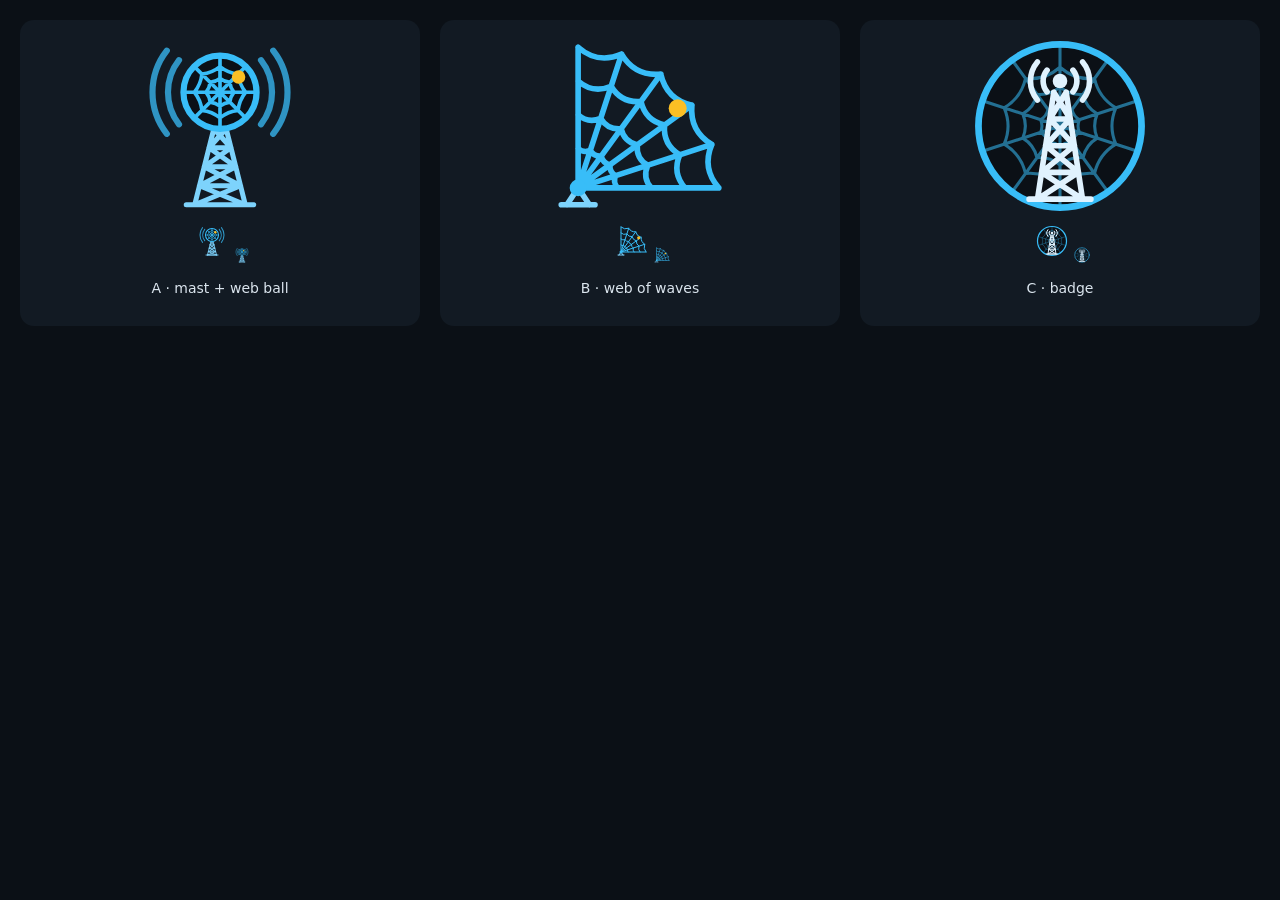
<file: prototype/platform/brand/preview.html>
<!doctype html><meta charset="utf-8"><title>Logo preview</title>
<style>body{margin:0;background:#0b1016;color:#dbe5ee;font:14px system-ui;display:grid;grid-template-columns:repeat(3,1fr);gap:20px;padding:20px}
div{background:#121a23;border-radius:14px;padding:16px;text-align:center} .l{background:#f1f5f9;color:#0b1016}
img.b{width:180px;height:180px} img.s{width:32px;height:32px;margin:6px} img.xs{width:16px;height:16px}</style>
<div><img class="b" src="logo-a.svg"><br><img class="s" src="logo-a.svg"><img class="xs" src="logo-a.svg"><p>A · mast + web ball</p></div>
<div><img class="b" src="logo-b.svg"><br><img class="s" src="logo-b.svg"><img class="xs" src="logo-b.svg"><p>B · web of waves</p></div>
<div><img class="b" src="logo-c.svg"><br><img class="s" src="logo-c.svg"><img class="xs" src="logo-c.svg"><p>C · badge</p></div>
</file>
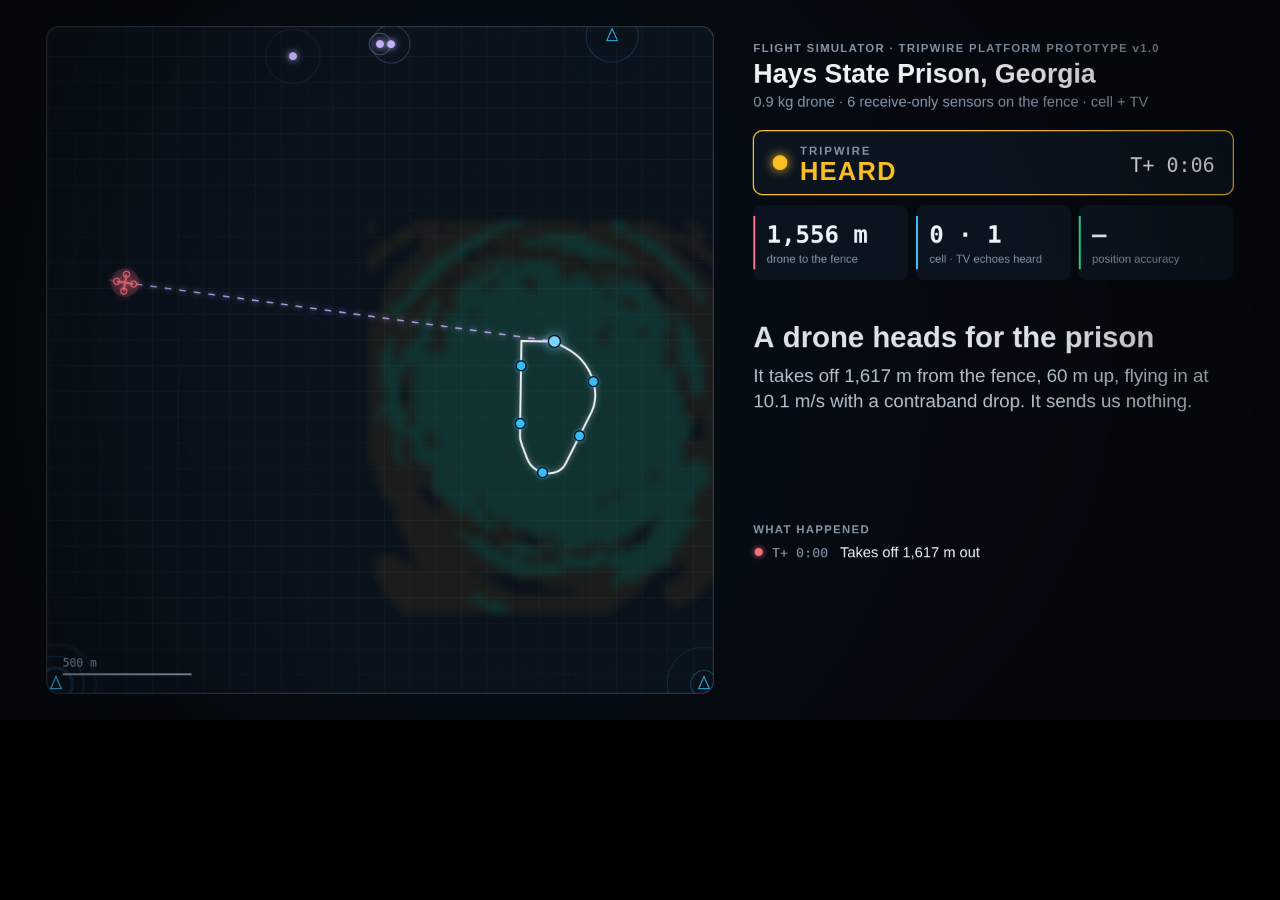
<file: prototype/platform/video/demo.html>
<!doctype html>
<html lang="en">
<head>
<meta charset="utf-8">
<title>Tripwire demo video</title>
<style>
  html, body { margin: 0; background: #000; }
  canvas { display: block; width: 100vw; height: auto; }
</style>
</head>
<body>
<canvas id="c" width="1920" height="1080"></canvas>
<script>
/* Tripwire demo video: the platform app's flight simulator (data/flights.json) drawn as a presentation film.
   Every number on screen is computed from the app's data files. Open with ?play to watch in real time;
   tools in this folder render it frame by frame (window.render(t)) to an MP4. */
const W = 1920, H = 1080;
const cv = document.getElementById('c'), ctx = cv.getContext('2d');
const SANS = "'Segoe UI', 'Helvetica Neue', Arial, sans-serif", MONO = "Consolas, 'SF Mono', Menlo, monospace";
const C = {
  bg: '#05090f', map: '#0a121c', grid: 'rgba(148,163,184,0.07)', fence: '#e8eef5', cell: '#38bdf8', tv: '#c4b5fd',
  drone: '#fb7185', trk: '#34d399', loc: '#fbbf24', text: '#eef3f8', dim: '#8796a8', faint: '#4a5868', panel: 'rgba(13,21,32,0.92)',
};
const clamp = (x, a = 0, b = 1) => Math.max(a, Math.min(b, x));
const ease = (t) => { t = clamp(t); return t * t * (3 - 2 * t); };
const lerp = (a, b, t) => a + (b - a) * t;
const fmtT = (s) => `${Math.floor(s / 60)}:${String(Math.floor(s % 60)).padStart(2, '0')}`;
let F, E, A, B, REC;

// ------------------------------------------------------------------ data
function prep(site, sig) {
  const g = F.sites[site], geo = g.flights[0], run = F.runs[`${site}|mavic|${sig}|20`][0];
  const fence = E.sites[site].fence;
  const cx = fence.reduce((a, p) => a + p[0], 0) / fence.length, cy = fence.reduce((a, p) => a + p[1], 0) / fence.length;
  let half = 0;
  geo.xy.concat(fence).forEach(([x, y]) => (half = Math.max(half, Math.abs(x - cx), Math.abs(y - cy))));
  half = Math.ceil((half + 120) / 100) * 100;
  const T = geo.t.length, ft = run.trk.indexOf(1), cross = geo.inside.indexOf(1), leave = geo.inside.lastIndexOf(1) + 1;
  let hov = -1;
  for (let k = 1; k < T; k++) if (geo.xy[k][0] === geo.xy[k - 1][0] && geo.xy[k][1] === geo.xy[k - 1][1]) { hov = k - 1; break; }
  const heard = run.loc.indexOf(1);   // first located frame (3+ pairs from 2+ sensors)
  let hend = hov; if (hov >= 0) while (hend + 1 < T && geo.xy[hend + 1][0] === geo.xy[hov][0] && geo.xy[hend + 1][1] === geo.xy[hov][1]) hend++;
  let reacq = -1; if (ft >= 0) for (let k = ft + 1; k < T; k++) if (!run.trk[k - 1] && run.trk[k]) { reacq = k; break; }
  const m = E.maps.find((mm) => mm.k[0] === site && mm.k[1] === 'mavic' && mm.k[2] === 'ring8_enh_hist' && mm.k[4] === 20 && mm.k[5] === g.n && (mm.signals || 'cell') === sig);
  let per = 0; for (let k = 1; k < fence.length; k++) per += Math.hypot(fence[k][0] - fence[k - 1][0], fence[k][1] - fence[k - 1][1]);
  const early = ft >= 0 && (cross < 0 || ft < cross);
  return { site, sig, g, geo, run, fence, per, cx, cy, half, T, ft, cross, leave, hov, hend, reacq, heard, m, early,
    warnM: early ? geo.fence_m[ft] : null, warnS: early && cross > ft ? Math.round(geo.t[cross] - geo.t[ft]) : null, name: E.sites[site].name };
}

// ------------------------------------------------------------------ drawing helpers
function rr(x, y, w, h, r) { ctx.beginPath(); ctx.moveTo(x + r, y); ctx.arcTo(x + w, y, x + w, y + h, r); ctx.arcTo(x + w, y + h, x, y + h, r); ctx.arcTo(x, y + h, x, y, r); ctx.arcTo(x, y, x + w, y, r); ctx.closePath(); }
function text(s, x, y, { size = 28, weight = 400, color = C.text, align = 'left', font = SANS, alpha = 1, spacing = 0, base = 'alphabetic' } = {}) {
  ctx.save(); ctx.globalAlpha *= alpha; ctx.fillStyle = color; ctx.textAlign = align; ctx.textBaseline = base;
  ctx.font = `${weight} ${size}px ${font}`;
  if (spacing) { try { ctx.letterSpacing = spacing + 'px'; } catch (e) {} }
  ctx.fillText(s, x, y); ctx.restore();
}
function wrap(s, x, y, maxW, lh, opts) {
  ctx.save(); ctx.font = `${opts.weight || 400} ${opts.size || 28}px ${SANS}`;
  const words = s.split(' '); let line = '', yy = y;
  for (const w of words) { const t = line ? line + ' ' + w : w; if (ctx.measureText(t).width > maxW && line) { text(line, x, yy, opts); line = w; yy += lh; } else line = t; }
  if (line) text(line, x, yy, opts); ctx.restore(); return yy;
}
function glowLine(x1, y1, x2, y2, color, w, blur) { ctx.save(); ctx.strokeStyle = color; ctx.lineWidth = w; ctx.shadowColor = color; ctx.shadowBlur = blur; ctx.beginPath(); ctx.moveTo(x1, y1); ctx.lineTo(x2, y2); ctx.stroke(); ctx.restore(); }
function dot(x, y, r, color, blur = 0) { ctx.save(); ctx.fillStyle = color; ctx.shadowColor = color; ctx.shadowBlur = blur; ctx.beginPath(); ctx.arc(x, y, r, 0, 7); ctx.fill(); ctx.restore(); }

// ------------------------------------------------------------------ the site map
// o: { idx (fractional frame), t (seconds, for animation), fence, sensors, towers, tv, cov, labels, flight, glow }
// Camera: centred between the prison and the drone, zoomed so both stay in view.
function cam(d, idx) {
  if (idx == null) return { cx: d.cx, cy: d.cy, half: 520 };
  const i0 = Math.min(Math.floor(idx), d.T - 1), i1 = Math.min(i0 + 1, d.T - 1), fr = idx - Math.floor(idx);
  const dx = lerp(d.geo.xy[i0][0], d.geo.xy[i1][0], fr), dy = lerp(d.geo.xy[i0][1], d.geo.xy[i1][1], fr);
  const dist = Math.hypot(dx - d.cx, dy - d.cy), k = 0.42 * clamp((dist - 250) / 600);
  return { cx: d.cx + (dx - d.cx) * k, cy: d.cy + (dy - d.cy) * k, half: Math.max(470, dist * (1 - k) + 260) };
}

function drawMap(d, box, o) {
  const v = o.view || cam(d, o.idx);
  const { x: bx, y: by, s } = box, sc = s / (2 * v.half);
  const px = (x) => bx + s / 2 + (x - v.cx) * sc, py = (y) => by + s / 2 - (y - v.cy) * sc;
  ctx.save(); rr(bx, by, s, s, 18); ctx.fillStyle = C.map; ctx.fill(); ctx.clip();
  // grid, every 100 m
  ctx.strokeStyle = C.grid; ctx.lineWidth = 1;
  for (let g = Math.floor((v.cx - v.half) / 100) * 100; g <= v.cx + v.half; g += 100) { ctx.beginPath(); ctx.moveTo(px(g), by); ctx.lineTo(px(g), by + s); ctx.stroke(); }
  for (let g = Math.floor((v.cy - v.half) / 100) * 100; g <= v.cy + v.half; g += 100) { ctx.beginPath(); ctx.moveTo(bx, py(g)); ctx.lineTo(bx + s, py(g)); ctx.stroke(); }
  // radar-style range rings around the site, every 500 m
  ctx.strokeStyle = 'rgba(148,163,184,0.13)'; ctx.setLineDash([2, 8]);
  for (let r = 500; r < 3000; r += 500) { ctx.beginPath(); ctx.arc(px(d.cx), py(d.cy), r * sc, 0, 7); ctx.stroke(); }
  ctx.setLineDash([]);
  // coverage map: where this build tracks a 0.9 kg drone
  if (d.m && o.cov > 0) {
    if (!d.covImg) {   // the twin's coverage grid as a small image, drawn smoothed so it reads as a soft glow
      const n = d.m.n, oc = document.createElement('canvas'); oc.width = n; oc.height = n;
      const ox = oc.getContext('2d'), im = ox.createImageData(n, n);
      for (let a = 0; a < n; a++) for (let b = 0; b < n; b++) {
        const st = +d.m.state[a * n + b], p = ((n - 1 - a) * n + b) * 4;
        if (st === 2) { im.data[p] = 52; im.data[p + 1] = 211; im.data[p + 2] = 153; im.data[p + 3] = 70; }
        else if (st === 1) { im.data[p] = 251; im.data[p + 1] = 191; im.data[p + 2] = 36; im.data[p + 3] = 30; }
      }
      ox.putImageData(im, 0, 0); d.covImg = oc;
    }
    const st = d.m.step, n = d.m.n;
    ctx.save(); ctx.globalAlpha = o.cov; ctx.imageSmoothingEnabled = true; ctx.imageSmoothingQuality = 'high'; ctx.filter = 'blur(6px)';
    ctx.drawImage(d.covImg, px(d.m.x0 - st / 2), py(d.m.y0 + (n - 1) * st + st / 2), n * st * sc, n * st * sc);
    ctx.restore();
  }
  // cell towers, with a slow broadcast pulse
  if (o.towers > 0) {
    d.g.towers.forEach(([x, y], j) => {
      let X = px(x), Y = py(y); const out = X < bx + 14 || X > bx + s - 14 || Y < by + 14 || Y > by + s - 14;
      X = clamp(X, bx + 14, bx + s - 14); Y = clamp(Y, by + 14, by + s - 14);
      ctx.save(); ctx.globalAlpha = o.towers;
      for (let q = 0; q < 2; q++) {
        const ph = ((o.t * 0.45 + j * 0.23 + q * 0.5) % 1);
        ctx.strokeStyle = `rgba(56,189,248,${0.35 * (1 - ph)})`; ctx.lineWidth = 1.5; ctx.beginPath(); ctx.arc(X, Y, 10 + ph * 70 * (s / 1000), 0, 7); ctx.stroke();
      }
      ctx.beginPath(); ctx.moveTo(X, Y - 11); ctx.lineTo(X - 8, Y + 7); ctx.lineTo(X + 8, Y + 7); ctx.closePath();
      if (out) { ctx.strokeStyle = C.cell; ctx.lineWidth = 1.5; ctx.stroke(); } else { ctx.fillStyle = C.cell; ctx.fill(); }
      ctx.restore();
    });
  }
  // TV stations: tens of km away, shown by direction on the rim
  if (d.sig.includes('tv') && o.tv > 0) {
    const tvs = [...d.g.tv].sort((p, q) => p.bearing_deg - q.bearing_deg);
    tvs.forEach((t, j) => {
      const a = (t.bearing_deg * Math.PI) / 180, r = s / 2 - 26, X = bx + s / 2 + r * Math.sin(a), Y = by + s / 2 - r * Math.cos(a);
      ctx.save(); ctx.globalAlpha = o.tv;
      const ph = (o.t * 0.4 + j * 0.31) % 1;
      ctx.strokeStyle = `rgba(196,181,253,${0.45 * (1 - ph)})`; ctx.lineWidth = 1.5; ctx.beginPath(); ctx.arc(X, Y, 8 + ph * 40, 0, 7); ctx.stroke();
      dot(X, Y, 6, C.tv, 12);
      ctx.restore();
    });
    if (o.labels > 0) {   // one label block next to the stations
      const a = (tvs[0].bearing_deg * Math.PI) / 180, r = s / 2 - 26, X = bx + s / 2 + r * Math.sin(a), Y = by + s / 2 - r * Math.cos(a);
      ctx.save(); ctx.globalAlpha = o.tv * o.labels;
      tvs.forEach((t, j) => text(`${t.call} · ${Math.round(t.distance_km)} km`, X + 34, Y + 34 + j * 26, { size: 19, color: C.tv, font: MONO }));
      text('TV stations, by direction', X + 34, Y + 34 + tvs.length * 26 + 4, { size: 16, color: C.dim });
      ctx.restore();
    }
  }
  // fence, drawn progressively in the intro
  if (o.fence > 0) {
    ctx.save(); ctx.strokeStyle = C.fence; ctx.lineWidth = 3; ctx.shadowColor = 'rgba(232,238,245,0.6)'; ctx.shadowBlur = 10;
    ctx.setLineDash([d.per * sc * o.fence, 1e5]); ctx.beginPath();
    d.fence.forEach(([x, y], k) => (k ? ctx.lineTo(px(x), py(y)) : ctx.moveTo(px(x), py(y)))); ctx.stroke(); ctx.restore();
  }
  const idx = o.idx;
  if (o.flight && idx != null) {
    const i0 = Math.min(Math.floor(idx), d.T - 1), i1 = Math.min(i0 + 1, d.T - 1), fr = idx - Math.floor(idx);
    const dx = lerp(d.geo.xy[i0][0], d.geo.xy[i1][0], fr), dy = lerp(d.geo.xy[i0][1], d.geo.xy[i1][1], fr);
    const run = d.run;
    // true path flown so far
    ctx.save(); ctx.strokeStyle = 'rgba(251,113,133,0.35)'; ctx.lineWidth = 2; ctx.setLineDash([6, 8]); ctx.beginPath();
    for (let k = 0; k <= i0; k++) (k ? ctx.lineTo(px(d.geo.xy[k][0]), py(d.geo.xy[k][1])) : ctx.moveTo(px(d.geo.xy[k][0]), py(d.geo.xy[k][1])));
    ctx.lineTo(px(dx), py(dy)); ctx.stroke(); ctx.restore();
    // echoes: each sensor that hears the drone now; dashes run from the drone to the sensor
    d.g.sensors.forEach(([x, y], j) => {
      const c = (run.cell[i0] >> j) & 1, t = (run.tv[i0] >> j) & 1;
      if (!c && !t) return;
      [[c, C.cell, 0], [t, C.tv, 7]].forEach(([on, col, off]) => {
        if (!on) return;
        ctx.save(); ctx.strokeStyle = col; ctx.globalAlpha = 0.85; ctx.lineWidth = 2.2; ctx.shadowColor = col; ctx.shadowBlur = 10;
        ctx.setLineDash([10, 12]); ctx.lineDashOffset = -(o.t * 90) + off;
        ctx.beginPath(); ctx.moveTo(px(dx), py(dy)); ctx.lineTo(px(x), py(y)); ctx.stroke(); ctx.restore();
      });
    });
    // Tripwire's estimates: located (amber) and tracked (green)
    for (let k = Math.max(0, i0 - 70); k <= i0; k++) {
      if (!run.loc[k]) continue;
      ctx.save(); ctx.globalAlpha = 0.25 + 0.75 * (1 - (i0 - k) / 70);
      dot(px(run.est[k][0]), py(run.est[k][1]), run.trk[k] ? 3.2 : 2.6, run.trk[k] ? C.trk : C.loc, 0); ctx.restore();
    }
    if (run.trk[i0]) {
      const e0 = run.est[i0], e1 = run.loc[i1] ? run.est[i1] : e0;
      const ex = px(lerp(e0[0], e1[0], fr)), ey = py(lerp(e0[1], e1[1], fr)), rr_ = Math.max(14, run.err[i0] * sc);
      ctx.save(); ctx.strokeStyle = C.trk; ctx.lineWidth = 2.5; ctx.shadowColor = C.trk; ctx.shadowBlur = 16;
      ctx.beginPath(); ctx.arc(ex, ey, rr_, 0, 7); ctx.stroke();
      // corner brackets, like a target box
      const b = rr_ + 12, L = 10; ctx.lineWidth = 2;
      [[-1, -1], [1, -1], [1, 1], [-1, 1]].forEach(([sx, sy]) => { ctx.beginPath(); ctx.moveTo(ex + sx * b, ey + sy * (b - L)); ctx.lineTo(ex + sx * b, ey + sy * b); ctx.lineTo(ex + sx * (b - L), ey + sy * b); ctx.stroke(); });
      ctx.restore();
    }
    // sensors
    d.g.sensors.forEach(([x, y], j) => {
      const hear = ((run.cell[i0] | run.tv[i0]) >> j) & 1;
      dot(px(x), py(y), hear ? 9 : 7.5, hear ? '#7dd3fc' : C.cell, hear ? 18 : 6);
      ctx.save(); ctx.strokeStyle = '#04121c'; ctx.lineWidth = 2; ctx.beginPath(); ctx.arc(px(x), py(y), hear ? 9 : 7.5, 0, 7); ctx.stroke(); ctx.restore();
    });
    // the drone
    const hx = d.geo.xy[i1][0] - d.geo.xy[i0][0], hy = d.geo.xy[i1][1] - d.geo.xy[i0][1], ang = Math.atan2(-hy, hx);
    const X = px(dx), Y = py(dy), pul = 0.5 + 0.5 * Math.sin(o.t * 6);
    dot(X, Y, 18 + 6 * pul, 'rgba(251,113,133,0.18)');
    ctx.save(); ctx.translate(X, Y); ctx.rotate(ang + Math.PI / 4); ctx.strokeStyle = C.drone; ctx.lineWidth = 3; ctx.shadowColor = C.drone; ctx.shadowBlur = 14;
    ctx.beginPath(); ctx.moveTo(-9, -9); ctx.lineTo(9, 9); ctx.moveTo(9, -9); ctx.lineTo(-9, 9); ctx.stroke();
    ctx.lineWidth = 2; [[-9, -9], [9, 9], [9, -9], [-9, 9]].forEach(([a, b]) => { ctx.beginPath(); ctx.arc(a, b, 4.5, 0, 7); ctx.stroke(); });
    ctx.restore();
  } else if (o.sensors > 0) {
    d.g.sensors.forEach(([x, y], j) => {
      const k = clamp(o.sensors * d.g.sensors.length - j), r = 7.5 * ease(k) * (1 + 0.6 * (1 - k));
      if (k <= 0) return;
      dot(px(x), py(y), r, C.cell, 10);
      if (k < 1) { ctx.save(); ctx.strokeStyle = `rgba(56,189,248,${1 - k})`; ctx.lineWidth = 2; ctx.beginPath(); ctx.arc(px(x), py(y), 8 + 30 * k, 0, 7); ctx.stroke(); ctx.restore(); }
    });
  }
  // scale bar
  const sb = [100, 200, 250, 500, 1000].filter((m) => m * sc <= s * 0.28).pop() || 100;
  ctx.fillStyle = C.dim; ctx.fillRect(bx + 24, by + s - 30, sb * sc, 3);
  text(`${sb} m`, bx + 24, by + s - 40, { size: 17, color: C.dim, font: MONO });
  ctx.restore();
  // frame and glow
  ctx.save(); rr(bx, by, s, s, 18); ctx.lineWidth = 2;
  if (o.glow) { ctx.strokeStyle = o.glow; ctx.shadowColor = o.glow; ctx.shadowBlur = 30; } else ctx.strokeStyle = 'rgba(148,163,184,0.25)';
  ctx.stroke(); ctx.restore();
  return { px, py, sc };
}

function bg(t) {
  ctx.fillStyle = C.bg; ctx.fillRect(0, 0, W, H);
  const g = ctx.createRadialGradient(W * 0.3, H * 0.5, 50, W * 0.3, H * 0.5, 1100);
  g.addColorStop(0, 'rgba(56,189,248,0.07)'); g.addColorStop(1, 'rgba(0,0,0,0)'); ctx.fillStyle = g; ctx.fillRect(0, 0, W, H);
}

// ------------------------------------------------------------------ scenes
function stateOf(d, i) {
  const r = d.run, heard = r.n_cell[i] + r.n_tv[i];
  return r.trk[i] ? ['TRACKED', C.trk] : r.loc[i] ? ['LOCATED', C.loc] : heard ? ['HEARD', C.loc] : ['NOT SEEN', C.faint];
}

function hud(d, i, x, y, w) {
  const [st, col] = stateOf(d, i), geo = d.geo, r = d.run;
  // status chip
  ctx.save(); rr(x, y, w, 96, 14); ctx.fillStyle = C.panel; ctx.fill(); ctx.strokeStyle = col; ctx.lineWidth = 2;
  if (st === 'TRACKED') { ctx.shadowColor = col; ctx.shadowBlur = 24; } ctx.stroke(); ctx.restore();
  dot(x + 40, y + 48, 11, col, st === 'NOT SEEN' ? 0 : 16);
  text('TRIPWIRE', x + 70, y + 36, { size: 17, color: C.dim, weight: 600, spacing: 3 });
  text(st, x + 70, y + 74, { size: 38, weight: 700, color: col === C.faint ? C.dim : col, spacing: 2 });
  text(`T+ ${fmtT(geo.t[i])}`, x + w - 28, y + 62, { size: 30, color: C.text, align: 'right', font: MONO });
  // stat cards
  let lastLoc = -1; for (let k = i; k >= 0; k--) if (r.loc[k]) { lastLoc = k; break; }
  const cards = [
    [geo.inside[i] ? 'inside' : `${geo.fence_m[i].toLocaleString('en-US')} m`, geo.inside[i] ? 'drone over the prison' : 'drone to the fence', C.drone],
    [`${r.n_cell[i]} · ${r.n_tv[i]}`, 'cell · TV echoes heard', C.cell],
    [lastLoc >= 0 ? `±${Math.round(r.err[lastLoc])} m` : '–', 'position accuracy', C.trk],
  ];
  const cw = (w - 24) / 3;
  cards.forEach(([b, sm, c], k) => {
    const cx = x + k * (cw + 12), cy = y + 112;
    ctx.save(); rr(cx, cy, cw, 112, 12); ctx.fillStyle = C.panel; ctx.fill(); ctx.restore();
    ctx.fillStyle = c; ctx.fillRect(cx, cy + 16, 3, 80);
    text(b, cx + 20, cy + 56, { size: 36, weight: 600, font: MONO });
    wrap(sm, cx + 20, cy + 86, cw - 30, 20, { size: 17, color: C.dim });
  });
}

function caption(title, body, x, y, w, a, tint = C.text) {
  if (a <= 0) return;
  ctx.save(); ctx.globalAlpha = a; ctx.translate(0, (1 - a) * 14);
  text(title, x, y, { size: 44, weight: 700, color: tint });
  wrap(body, x, y + 52, w, 38, { size: 28, color: '#c4cfdb' });
  ctx.restore();
}

// Flight scene timing: seconds into the scene -> fractional frame, with holds at the key moments.
function warp(keys, s) {
  for (let k = 1; k < keys.length; k++) if (s <= keys[k][0]) {
    const [t0, i0] = keys[k - 1], [t1, i1] = keys[k], u = (s - t0) / (t1 - t0);
    return lerp(i0, i1, i0 === i1 ? 0 : u);
  }
  return keys[keys.length - 1][1];
}

let FLIGHT_KEYS, CAPS;
function setupFlight() {
  const d = A, last = d.T - 1;
  FLIGHT_KEYS = [[0, 0], [3, d.heard], [9.5, d.ft], [13, d.ft], [15.5, d.reacq], [20, d.cross], [21.5, d.cross],
    [24, d.hov], [26.5, d.hend + 1], [29.5, d.leave + 2], [33, last]];
  const g = d.geo;
  CAPS = [
    [0, 'A drone heads for the prison', `It takes off ${g.fence_m[0].toLocaleString('en-US')} m from the fence, 60 m up, flying in at ${g.speed_mps} m/s with a contraband drop. It sends us nothing.`, C.text],
    [3, 'Sensors hear its echoes', `Cell-tower and TV signals bounce off the drone; the sensors pick up the faint echoes (blue: cell, purple: TV) and first fix its position ${g.fence_m[d.heard].toLocaleString('en-US')} m out.`, C.text],
    [9.5, 'Track confirmed: alert sent', `${d.warnM} m outside the fence, ${d.warnS} s before it crosses. The control room and the response team get the alert on their phones.`, C.trk],
    [14, 'Held all the way to the fence', `The track drops for a few seconds, picks the drone up again ${g.fence_m[d.reacq]} m out and holds as it crosses the fence.`, C.text],
    [21.5, 'Over the prison', `It hovers ${Math.round(g.hover_s)} s over the drop point. The track drops while it hangs still and comes back as soon as it moves off.`, C.text],
    [27, 'It leaves; the track follows it out', 'Its heading back toward the pilot is kept as evidence for the police.', C.text],
  ];
}

function sceneFlight(s) {
  const d = A, idx = warp(FLIGHT_KEYS, s), i = Math.min(Math.floor(idx), d.T - 1);
  const tracked = d.run.trk[i];
  bg(s);
  const box = { x: 70, y: 40, s: 1000 };
  const flash = s > 9.5 && s < 13.5 ? 0.5 + 0.5 * Math.sin((s - 9.5) * 7) : 0;
  drawMap(d, box, { idx, t: s, fence: 1, towers: 1, tv: 1, labels: 0, cov: 0.6, flight: true, glow: tracked ? (flash ? `rgba(52,211,153,${0.4 + 0.6 * flash})` : 'rgba(52,211,153,0.55)') : null });
  // phone-style alert on the map
  const aIn = ease((s - 9.7) / 0.5) * (1 - ease((s - 15.5) / 0.6));
  if (aIn > 0) {
    ctx.save(); ctx.globalAlpha = aIn; ctx.translate(0, (1 - aIn) * -30);
    const x = box.x + 220, y = box.y + 30, w = 560;
    rr(x, y, w, 104, 18); ctx.fillStyle = 'rgba(16,26,38,0.97)'; ctx.fill(); ctx.strokeStyle = C.trk; ctx.lineWidth = 2; ctx.shadowColor = C.trk; ctx.shadowBlur = 20; ctx.stroke();
    ctx.restore(); ctx.save(); ctx.globalAlpha = aIn; ctx.translate(0, (1 - aIn) * -30);
    dot(x + 40, y + 52, 18, C.trk, 10); text('!', x + 40, y + 63, { size: 30, weight: 800, color: '#04121c', align: 'center' });
    text('TRIPWIRE ALERT · now', x + 76, y + 38, { size: 18, color: C.dim, weight: 600, spacing: 1 });
    text(`Drone tracked ${d.warnM} m outside the fence`, x + 76, y + 68, { size: 24, weight: 600 });
    text(`About ${d.warnS} s until it reaches the fence`, x + 76, y + 94, { size: 20, color: '#c4cfdb' });
    ctx.restore();
  }
  // right panel
  const px0 = 1130, pw = 720;
  text('FLIGHT SIMULATOR · TRIPWIRE PLATFORM PROTOTYPE v1.0', px0, 78, { size: 17, color: C.dim, weight: 600, spacing: 2 });
  text(`${d.name}, Georgia`, px0, 124, { size: 40, weight: 700 });
  text(`0.9 kg drone · ${d.g.n} receive-only sensors on the fence · cell + TV`, px0, 160, { size: 22, color: C.dim });
  hud(d, i, px0, 196, pw);
  // captions
  let cur = 0; CAPS.forEach((c, k) => { if (s >= c[0]) cur = k; });
  const c = CAPS[cur], next = CAPS[cur + 1], a = ease((s - c[0]) / 0.6) * (next ? 1 - ease((s - next[0] + 0.4) / 0.4) : 1);
  caption(c[1], c[2], px0, 520, pw, a, c[3]);
  // event log
  const log = [[0, 'drone', `Takes off ${d.geo.fence_m[0].toLocaleString('en-US')} m out`], [d.heard, 'heard', `First position fix, ${d.geo.fence_m[d.heard].toLocaleString('en-US')} m out`],
    [d.ft, 'trk', `Track confirmed, ${d.warnM} m out: alert`], [d.reacq, 'trk', `Track held from ${d.geo.fence_m[d.reacq]} m`], [d.cross, 'drone', 'Crosses the fence (tracked)'],
    [d.hov, 'drone', 'Hovers over the drop point'], [d.leave, 'trk', 'Leaves; heading kept as evidence']];
  text('WHAT HAPPENED', px0, 800, { size: 17, color: C.dim, weight: 600, spacing: 2 });
  log.filter((e) => e[0] >= 0 && e[0] <= idx + 0.01).forEach((e, k) => {
    const y = 836 + k * 34, col = e[1] === 'trk' ? C.trk : e[1] === 'heard' ? C.cell : C.drone;
    dot(px0 + 8, y - 8, 6, col, 8);
    text(`T+ ${fmtT(d.geo.t[e[0]])}`, px0 + 28, y, { size: 20, color: C.dim, font: MONO });
    text(e[2], px0 + 130, y, { size: 22 });
  });
}

function sceneTitle(s) {
  bg(s);
  const cx = W / 2, cy = H / 2 - 40;
  for (let q = 0; q < 6; q++) {
    const ph = (s * 0.25 + q / 6) % 1;
    ctx.save(); ctx.strokeStyle = `rgba(56,189,248,${0.22 * (1 - ph)})`; ctx.lineWidth = 2; ctx.beginPath(); ctx.arc(cx, cy, 80 + ph * 700, 0, 7); ctx.stroke(); ctx.restore();
  }
  const a = ease(s / 1.0);
  text('TRIPWIRE', cx, cy + 20, { size: 150, weight: 800, align: 'center', alpha: a, spacing: 28 });
  text('Drone detection that transmits nothing', cx, cy + 100, { size: 40, weight: 400, align: 'center', color: '#c4cfdb', alpha: ease((s - 0.6) / 1) });
  text('It listens to the cell towers and TV stations already on the air', cx, cy + 150, { size: 28, align: 'center', color: C.dim, alpha: ease((s - 1.2) / 1) });
  text('FLIGHT SIMULATOR DEMO · PLATFORM PROTOTYPE v1.0', cx, H - 70, { size: 18, align: 'center', color: C.faint, weight: 600, spacing: 3, alpha: ease((s - 1.2) / 1) });
}

function sceneIntro(s) {
  const d = A; bg(s);
  const box = { x: 70, y: 40, s: 1000 };
  drawMap(d, box, { idx: null, t: s, fence: ease(s / 1.6), sensors: ease((s - 1.4) / 1.6), towers: ease((s - 3.0) / 0.8), tv: ease((s - 4.0) / 0.8), labels: 1 - ease((s - 7.2) / 0.6), cov: 0.6 * ease((s - 5.6) / 1.0), flight: false });
  const px0 = 1130, pw = 720;
  text('THE SITE', px0, 78, { size: 17, color: C.dim, weight: 600, spacing: 2, alpha: ease(s / 0.6) });
  text(`${d.name}, Georgia`, px0, 124, { size: 40, weight: 700, alpha: ease(s / 0.6) });
  const steps = [
    [0.3, 'The prison fence', `${E.sites[d.site].fence_area_ha} ha inside the wire.`, C.fence],
    [1.4, `${d.g.n} receive-only sensors`, 'Small boxes on fence poles. They listen; they never transmit, so they need no spectrum license.', C.cell],
    [3.0, 'Cell towers nearby', 'Their signals light up the sky over the prison all day.', C.cell],
    [4.0, `${d.g.tv.length} digital TV stations`, 'Tens of km away, much stronger, and they fill the gaps between cell towers.', C.tv],
    [5.6, 'Where a 0.9 kg drone is tracked', 'Green: tracked with today’s processing, from the twin’s coverage map.', C.trk],
  ];
  steps.forEach(([t0, h, b, col], k) => {
    const a = ease((s - t0) / 0.6); if (a <= 0) return;
    const y = 210 + k * 150;
    ctx.save(); ctx.globalAlpha = a; ctx.translate((1 - a) * 30, 0);
    ctx.fillStyle = col; ctx.fillRect(px0, y - 30, 4, 100);
    text(h, px0 + 26, y, { size: 32, weight: 700 });
    wrap(b, px0 + 26, y + 40, pw - 30, 32, { size: 24, color: '#c4cfdb' });
    ctx.restore();
  });
}

let CMP_END;
function sceneCompare(s) {
  bg(s);
  const last = Math.max(A.T, B.T) - 1, idx = clamp(s / CMP_END) * last;
  text('Why TV signals matter', W / 2, 74, { size: 46, weight: 700, align: 'center' });
  text(`Same flight, same ${A.g.n} sensors. Cell towers alone would need ${REC.platform_cell.n} sensors to protect this prison.`, W / 2, 116, { size: 26, color: '#c4cfdb', align: 'center' });
  [[B, 110, 'CELL TOWERS ONLY'], [A, 1010, 'CELL + TV']].forEach(([d, x, lab]) => {
    const box = { x, y: 150, s: 800 }, i = Math.min(Math.floor(idx), d.T - 1);
    drawMap(d, box, { idx: Math.min(idx, d.T - 1), t: s, fence: 1, towers: 1, tv: 1, labels: 0, cov: 0.5, flight: true, glow: d.run.trk[i] ? 'rgba(52,211,153,0.6)' : null });
    const [st, col] = stateOf(d, i);
    ctx.save(); rr(x + 18, 168, 300, 50, 10); ctx.fillStyle = 'rgba(5,9,15,0.85)'; ctx.fill(); ctx.restore();
    text(lab, x + 34, 202, { size: 20, weight: 700, spacing: 2, color: d.sig === 'cell' ? C.cell : C.tv });
    ctx.save(); rr(x + 800 - 230, 168, 212, 50, 10); ctx.fillStyle = 'rgba(5,9,15,0.85)'; ctx.fill(); ctx.restore();
    dot(x + 800 - 205, 193, 8, col, 10); text(st, x + 800 - 185, 202, { size: 22, weight: 700, color: col === C.faint ? C.dim : col });
    // verdict once the drone reaches the fence
    const v = ease((idx - d.cross) / 6);
    if (v > 0) {
      const good = d.early, msg = good ? `Warned ${d.warnS} s before the fence (${d.warnM} m out)` : d.run.trk.indexOf(1) >= 0 ? 'No warning: tracked only once it was inside' : 'Never tracked';
      ctx.save(); ctx.globalAlpha = v; rr(x, 975, 800, 70, 14); ctx.fillStyle = good ? 'rgba(52,211,153,0.14)' : 'rgba(251,113,133,0.14)'; ctx.fill();
      ctx.strokeStyle = good ? C.trk : C.drone; ctx.lineWidth = 2; ctx.stroke(); ctx.restore();
      text(msg, x + 400, 1020, { size: 28, weight: 600, align: 'center', color: good ? C.trk : C.drone, alpha: v });
    }
  });
}

function sceneEnd(s) {
  bg(s);
  text('What the simulator shows', W / 2, 170, { size: 30, color: C.dim, align: 'center', weight: 600, spacing: 2, alpha: ease(s / 0.6) });
  const stats = [[`${A.warnS} s`, 'warning before the drone\nreaches the fence', C.trk], [`${A.warnM} m`, 'out, when the track\nis confirmed', C.cell], [`${A.g.n}`, 'receive-only sensors\nfor the whole prison', C.tv], ['0 W', 'transmitted: nothing to\nlicense, nothing to detect', C.text]];
  stats.forEach(([b, sm, col], k) => {
    const a = ease((s - 0.4 - k * 0.35) / 0.6), x = 240 + k * 480;
    ctx.save(); ctx.globalAlpha = a; ctx.translate(0, (1 - a) * 30);
    text(b, x, 400, { size: 110, weight: 800, align: 'center', color: col });
    sm.split('\n').forEach((l, j) => text(l, x, 470 + j * 38, { size: 28, align: 'center', color: '#c4cfdb' }));
    ctx.restore();
  });
  const a2 = ease((s - 2.2) / 0.8);
  text('A full service for $25,000 + $25,000 a year per prison: sensors, 24/7 alerts, evidence records, upkeep.', W / 2, 690, { size: 30, align: 'center', alpha: a2 });
  text('TRIPWIRE', W / 2, 830, { size: 72, weight: 800, align: 'center', spacing: 16, alpha: ease((s - 3) / 0.8) });
  text('tripwire-aa261.github.io/tripwire-prototype/prototype/platform', W / 2, 885, { size: 24, align: 'center', color: C.cell, font: MONO, alpha: ease((s - 3) / 0.8) });
  text('Simulated in the Tripwire digital twin: 0.9 kg drone, today’s 20 dB of interference removal, one random draw per 1.5 s frame. Field tests at Seed.', W / 2, H - 50, { size: 19, align: 'center', color: C.faint, alpha: ease((s - 3) / 0.8) });
}

// ------------------------------------------------------------------ timeline
let SCENES, TOTAL;
function setup() {
  A = prep('hays', 'cell+tv'); B = prep('hays', 'cell'); REC = E.recommended['hays|mavic|20'];
  setupFlight(); CMP_END = 11;
  SCENES = [[sceneTitle, 4.5], [sceneIntro, 9], [sceneFlight, 34], [sceneCompare, 15], [sceneEnd, 8]];
  TOTAL = SCENES.reduce((a, s) => a + s[1], 0);
}
window.render = (t) => {
  let t0 = 0;
  for (const [fn, dur] of SCENES) {
    if (t < t0 + dur || fn === SCENES[SCENES.length - 1][0]) {
      const s = t - t0; ctx.save(); fn(s); ctx.restore();
      const vg = ctx.createRadialGradient(W / 2, H / 2, H * 0.55, W / 2, H / 2, H * 1.15);   // vignette
      vg.addColorStop(0, 'rgba(0,0,0,0)'); vg.addColorStop(1, 'rgba(0,0,0,0.55)'); ctx.fillStyle = vg; ctx.fillRect(0, 0, W, H);
      const fade = Math.min(clamp(s / 0.5), clamp((dur - s) / 0.5));   // fade through black between scenes
      if (fade < 1) { ctx.fillStyle = `rgba(0,0,0,${1 - fade})`; ctx.fillRect(0, 0, W, H); }
      return;
    }
    t0 += dur;
  }
};
(async () => {
  const load = (f) => fetch(`../data/${f}.json`).then((r) => r.json());
  [F, E] = await Promise.all([load('flights'), load('explore')]);
  setup(); window.TOTAL = TOTAL; window.READY = true;
  const q = new URLSearchParams(location.search);
  if (q.has('t')) window.render(+q.get('t'));
  else if (q.has('play')) { const st = performance.now() - 1000 * (+q.get('play') || 0); const loop = () => { window.render(((performance.now() - st) / 1000) % TOTAL); requestAnimationFrame(loop); }; loop(); }
  else window.render(14);
})();
</script>
</body>
</html>
</file>
<file: prototype/platform/style.css>
:root {
  --bg: #0b1016; --panel: #121a23; --panel2: #18222d; --line: #243241; --text: #dbe5ee; --muted: #8396a8;
  --accent: #38bdf8; --ok: #34d399; --warn: #fbbf24; --bad: #f87171; --tv: #c4b5fd;
  font-family: ui-sans-serif, system-ui, -apple-system, 'Segoe UI', Roboto, sans-serif;
  color-scheme: dark;
}
* { box-sizing: border-box; }
html, body { margin: 0; background: var(--bg); color: var(--text); font-size: 14px; }
header { position: sticky; top: 0; z-index: 5; min-height: 48px; display: flex; flex-wrap: wrap; align-items: center; gap: 12px; padding: 6px 16px; border-bottom: 1px solid var(--line); background: var(--panel); }
.brand { font-weight: 650; font-size: 16px; display: flex; align-items: center; gap: 8px; white-space: nowrap; }
.logo { color: var(--accent); font-size: 20px; }
.tag { font-size: 11px; font-weight: 500; color: var(--muted); border: 1px solid var(--line); border-radius: 999px; padding: 2px 8px; }
.tabbar { display: flex; flex-wrap: wrap; gap: 4px; }
.tabbar button, .seg button { background: transparent; color: var(--text); border: 1px solid var(--line); border-radius: 6px; padding: 6px 11px; font: inherit; cursor: pointer; }
.tabbar button.on, .seg button.on { background: var(--accent); color: #04121c; border-color: var(--accent); font-weight: 600; }
.tab { display: none; } .tab.on { display: block; }
.page { max-width: 1200px; margin: 0 auto; padding: 16px; }
.hero h1 { font-size: 24px; margin: 8px 0 6px; }
.lead { color: var(--muted); font-size: 15px; line-height: 1.5; max-width: 900px; }
h2 { font-size: 12px; text-transform: uppercase; letter-spacing: .06em; color: var(--muted); margin: 4px 0 10px; font-weight: 650; }
.hint { text-transform: none; letter-spacing: 0; font-weight: 400; }
.sec { border: 1px solid var(--line); border-radius: 12px; background: var(--panel); padding: 14px 16px; margin: 14px 0; }
.two { display: grid; grid-template-columns: 1fr 1fr; gap: 18px; }
.sec.two > div { min-width: 0; }
.grid2 { display: grid; grid-template-columns: minmax(0, 600px) minmax(0, 1fr); gap: 14px; }
.note { color: var(--muted); line-height: 1.45; }
.small { font-size: 12px; }
.scrollx { overflow-x: auto; }
table.cmp { border-collapse: collapse; width: 100%; font-variant-numeric: tabular-nums; }
table.cmp th, table.cmp td { padding: 7px 8px; border-bottom: 1px solid var(--line); text-align: right; vertical-align: top; }
table.cmp th { color: var(--muted); font-weight: 600; font-size: 12px; }
table.cmp .l { text-align: left; }
table.cmp tr.total td { font-weight: 700; border-top: 2px solid var(--line); }
table.bom td.src { text-align: left; color: var(--muted); font-size: 12px; max-width: 360px; }
.ok { color: var(--ok); } .bad { color: var(--bad); } .warn { color: var(--warn); } .tvc { color: var(--tv); }
a { color: var(--accent); }
.kpis { display: grid; grid-template-columns: repeat(auto-fit, minmax(170px, 1fr)); gap: 10px; margin: 12px 0; }
.kpi { background: var(--panel); border: 1px solid var(--line); border-radius: 10px; padding: 10px 12px; }
.kpi small { display: block; color: var(--muted); font-size: 12px; }
.kpi b { display: block; font-size: 22px; margin-top: 2px; }
.kpi span { color: var(--muted); font-size: 12px; }
.list { margin: 0; padding-left: 18px; line-height: 1.5; } .list li { margin-bottom: 6px; }
.ctlbar { display: flex; flex-wrap: wrap; gap: 14px; margin: 6px 0 4px; }
.seg { display: flex; flex-wrap: wrap; gap: 4px; align-items: center; }
.seg .lab { color: var(--muted); font-size: 12px; margin-right: 4px; }
.seg button { font-size: 12px; padding: 5px 9px; }
canvas { width: 100%; height: auto; background: #0e151d; border-radius: 8px; display: block; }
.legend { display: flex; flex-wrap: wrap; gap: 6px 14px; color: var(--muted); font-size: 12px; margin-top: 8px; }
.sw { display: inline-block; width: 12px; height: 12px; border-radius: 3px; margin-right: 5px; vertical-align: -2px; }
.sw.s2 { background: #2f8f6a; } .sw.s1 { background: #8a6d1f; } .sw.s0 { background: #1b2530; border: 1px solid var(--line); } .sw.sz { border: 2px dashed #dbe5ee; }
.sw.g1 { background: #2E6B45; } .sw.g2 { background: #7FA88A; } .sw.g3 { background: #D9C79A; } .sw.g4 { background: #D9480F; } .sw.g0 { background: #3a4552; }
.dot { display: inline-block; width: 9px; height: 9px; border-radius: 50%; background: var(--accent); margin-right: 5px; }
.checks { display: grid; grid-template-columns: repeat(auto-fit, minmax(150px, 1fr)); gap: 8px; margin-top: 10px; }
.check { border: 1px solid var(--line); border-radius: 8px; padding: 8px 10px; }
.check small { display: block; color: var(--muted); font-size: 12px; } .check b { font-size: 18px; } .check span { display: block; font-size: 12px; margin-top: 2px; }
.check.pass { border-color: rgba(52, 211, 153, .6); } .check.fail { border-color: rgba(248, 113, 113, .6); }
.cards { display: grid; grid-template-columns: repeat(auto-fit, minmax(150px, 1fr)); gap: 8px; }
.card { background: var(--panel2); border-radius: 8px; padding: 8px 10px; } .card small { display: block; color: var(--muted); font-size: 12px; } .card b { display: block; font-size: 17px; margin-top: 2px; }
.banks { display: grid; grid-template-columns: repeat(auto-fit, minmax(240px, 1fr)); gap: 10px; margin: 10px 0; }
.bank { border: 1px solid var(--line); border-radius: 10px; padding: 12px; background: var(--panel); }
.bank h3 { margin: 0 0 4px; font-size: 15px; } .bank p { margin: 4px 0; color: var(--muted); line-height: 1.4; }
.bank.cell { border-top: 3px solid var(--accent); } .bank.tv { border-top: 3px solid var(--tv); } .bank.gps { border-top: 3px solid var(--warn); } .bank.core { border-top: 3px solid var(--muted); }
.cardgrid { display: grid; grid-template-columns: repeat(auto-fit, minmax(320px, 1fr)); gap: 12px; margin: 12px 0; }
.pcard { border: 1px solid var(--line); border-radius: 12px; background: var(--panel); padding: 12px 14px; }
.pcard h3 { margin: 0 0 4px; font-size: 16px; } .pcard p { color: var(--muted); margin: 4px 0 8px; line-height: 1.4; }
.pcard table { width: 100%; border-collapse: collapse; font-size: 13px; } .pcard td { padding: 4px 0; border-bottom: 1px solid var(--line); } .pcard td:last-child { text-align: right; font-variant-numeric: tabular-nums; }
.timeline { list-style: none; padding: 0; margin: 8px 0 16px; display: flex; flex-direction: column; gap: 6px; }
.timeline .ev { display: grid; grid-template-columns: 64px 130px 1fr; gap: 10px; padding: 8px 10px; border-left: 3px solid #A29E96; background: var(--panel); border-radius: 0 6px 6px 0; }
.timeline .t { font-family: ui-monospace, Menlo, monospace; font-weight: 600; } .timeline .who { font-weight: 600; }
.timeline .detect { border-color: var(--ok); } .timeline .camera { border-color: var(--tv); } .timeline .drone { border-color: var(--bad); } .timeline .people { border-color: var(--warn); } .timeline .evidence { border-color: var(--accent); }
.player { display: flex; align-items: center; gap: 10px; margin-top: 8px; flex-wrap: wrap; }
.player button#smPlay { background: var(--accent); color: #04121c; border: 0; border-radius: 6px; padding: 6px 14px; font: inherit; font-weight: 600; cursor: pointer; }
.player input[type=range] { flex: 1; min-width: 140px; }
.mono { font-family: ui-monospace, Menlo, monospace; }
.ln { display: inline-block; width: 16px; height: 0; border-top: 2px solid; margin-right: 5px; vertical-align: 3px; } .ln.cl { border-color: #38bdf8; } .ln.tvl { border-color: #c4b5fd; }
.dot.dr { background: #f87171; } .dot.tk { background: #34d399; } .dot.lc { background: #fbbf24; }
.tri { display: inline-block; width: 0; height: 0; border-left: 5px solid transparent; border-right: 5px solid transparent; border-bottom: 9px solid #8396a8; margin-right: 5px; }
.card.live b { color: var(--ok); } .card.warnc b { color: var(--warn); } .card.off b { color: var(--muted); }
footer { display: flex; flex-wrap: wrap; justify-content: space-between; gap: 10px; padding: 14px 16px 24px; color: var(--muted); font-size: 12px; border-top: 1px solid var(--line); }
@media (max-width: 860px) { .grid2, .two { grid-template-columns: 1fr; } .timeline .ev { grid-template-columns: 52px 1fr; } .timeline .who { grid-column: 2; } }
#smEvents .ev { cursor: pointer; opacity: .5; font-size: 13px; grid-template-columns: 48px 76px 1fr; }
#smEvents .ev.past { opacity: 1; }
.dot.tvd { background: #c4b5fd; }
#smView { margin-bottom: 8px; }
.view3d { position: relative; width: 100%; aspect-ratio: 1 / 1; border-radius: 8px; overflow: hidden; background: #0e151d;  isolation: isolate; }
.view3d canvas { position: absolute; inset: 0; border-radius: 0; }
.view3d .msg { position: absolute; inset: 0; display: grid; place-items: center; color: var(--muted); padding: 20px; text-align: center; }
.label3d { color: var(--text); font-size: 11px; background: rgba(11, 16, 22, .75); padding: 2px 6px; border-radius: 4px; white-space: nowrap; }
.label3d.tx { color: var(--tv); } .label3d.rx { color: var(--accent); } .label3d.trk { color: var(--ok); } .label3d.dr { color: #fda4af; } .label3d.zn { color: #fdba74; }
.follow3d { position: absolute; top: 10px; right: 10px; z-index: 2; background: rgba(11, 16, 22, .8); color: var(--text); border: 1px solid var(--line); border-radius: 6px; padding: 5px 10px; font: inherit; font-size: 12px; cursor: pointer; }
.follow3d.on { border-color: var(--accent); color: var(--accent); }

.card.zonec b { color: #fb923c; }
.sw.zn { background: rgba(251,146,60,.7); }

/* ---------------------------------------------------------------- v1.1 design: scroll story, fresh header, tour */
:root { --bg: #070b11; --panel: #0f1620; --panel2: #151f2b; --line: #1f2c3a; --text: #e2eaf2; --muted: #8a9bb0; --orange: #fb923c;
  font-family: Inter, ui-sans-serif, system-ui, -apple-system, 'Segoe UI', Roboto, sans-serif; }
html { scroll-behavior: smooth; }
body { background: radial-gradient(1200px 600px at 80% -10%, rgba(56,189,248,.10), transparent 60%), var(--bg); background-attachment: fixed; }
header { background: rgba(7,11,17,.82); backdrop-filter: blur(12px); -webkit-backdrop-filter: blur(12px); padding: 8px 20px; gap: 18px; flex-wrap: nowrap; }
.brand { text-decoration: none; color: var(--text); gap: 10px; }
.brand span { display: flex; flex-direction: column; line-height: 1.1; }
.brand b { font-size: 17px; letter-spacing: -.01em; } .brand small { font-size: 11px; color: var(--muted); font-weight: 500; }
.tabbar { flex-wrap: nowrap; overflow-x: auto; scrollbar-width: none; flex: 1; gap: 2px; }
.tabbar::-webkit-scrollbar { display: none; }
.tabbar button { border: 0; border-radius: 999px; padding: 7px 13px; white-space: nowrap; color: var(--muted); font-weight: 500; }
.tabbar button:hover { color: var(--text); background: rgba(255,255,255,.04); }
.tabbar button.on { background: rgba(56,189,248,.14); color: var(--accent); border: 0; }
.seg button { border-radius: 999px; }
.pill { background: var(--accent); color: #031019; border: 1px solid var(--accent); border-radius: 999px; padding: 10px 18px; font: inherit; font-weight: 600; cursor: pointer; transition: transform .15s, box-shadow .15s; }
.pill:hover { transform: translateY(-1px); box-shadow: 0 6px 24px rgba(56,189,248,.28); }
.pill.ghost { background: transparent; color: var(--text); border-color: var(--line); }
.pill.ghost:hover { border-color: var(--accent); box-shadow: none; }
.tourbtn { padding: 7px 14px; white-space: nowrap; font-size: 13px; }
.sec { border-radius: 16px; }
.row { display: flex; flex-wrap: wrap; gap: 10px; margin-top: 18px; }
.muted { color: var(--muted); }

.story { max-width: 1160px; margin: 0 auto; padding: 88px 24px 24px; }
.story.tight { padding-top: 8px; }
.kicker { color: var(--ok); text-transform: uppercase; letter-spacing: .14em; font-size: 12px; font-weight: 700; margin: 0 0 14px; }
.story h1 { font-size: clamp(38px, 5.2vw, 66px); line-height: 1.04; letter-spacing: -.035em; margin: 0 0 22px; font-weight: 800; max-width: 15ch; }
h2.big { font-size: clamp(30px, 4.2vw, 52px); line-height: 1.06; letter-spacing: -.03em; color: var(--text); text-transform: none; font-weight: 800; margin: 0 0 18px; max-width: 20ch; }
.story .lead { font-size: 18px; line-height: 1.6; max-width: 62ch; }
.hero2 { display: grid; grid-template-columns: 1.05fr 1fr; gap: 24px; align-items: center; min-height: min(78vh, 720px); padding-top: 48px; }
#hmHero { width: 100%; height: min(60vh, 520px); background: transparent; }
.stats { display: grid; grid-template-columns: repeat(4, 1fr); gap: 1px; background: var(--line); border: 1px solid var(--line); border-radius: 18px; overflow: hidden; }
.stat { background: var(--panel); padding: 22px 20px; }
.stat b { display: block; font-size: clamp(26px, 3vw, 38px); letter-spacing: -.03em; font-weight: 800; color: var(--accent); }
.stat span { display: block; font-weight: 600; margin-top: 4px; } .stat small { display: block; color: var(--muted); font-size: 12px; margin-top: 4px; }
.cases { display: grid; grid-template-columns: repeat(3, 1fr); gap: 14px; margin-top: 28px; }
.case { background: var(--panel); border: 1px solid var(--line); border-radius: 16px; padding: 18px; display: flex; flex-direction: column; gap: 8px; }
.case small { color: var(--orange); font-weight: 600; } .case p { color: var(--muted); margin: 0; line-height: 1.5; } .case b { line-height: 1.4; } .case a { font-size: 13px; margin-top: auto; }
.steps { display: grid; grid-template-columns: repeat(3, 1fr); gap: 14px; margin-top: 28px; }
.steps.four { grid-template-columns: repeat(4, 1fr); }
.step { background: linear-gradient(180deg, var(--panel2), var(--panel)); border: 1px solid var(--line); border-radius: 16px; padding: 20px; }
.step i { font-style: normal; display: inline-grid; place-items: center; width: 34px; height: 34px; border-radius: 50%; background: rgba(56,189,248,.14); color: var(--accent); font-weight: 800; }
.step h3 { margin: 14px 0 6px; font-size: 18px; letter-spacing: -.01em; } .step p { color: var(--muted); line-height: 1.55; margin: 0; }
.chips { margin: 8px 0 18px; } .chips button { padding: 8px 14px; font-size: 13px; }
.explorer { display: grid; grid-template-columns: minmax(0, 520px) 1fr; gap: 28px; align-items: start; }
.explorer canvas, #hmLost { border-radius: 16px; border: 1px solid var(--line); }
#hmSiteInfo h3 { font-size: 28px; letter-spacing: -.02em; margin: 0 0 16px; }
#hmSiteInfo .kicker { color: var(--accent); }
.big3 { display: grid; grid-template-columns: repeat(3, 1fr); gap: 12px; margin: 18px 0; }
.big3 div { background: var(--panel); border: 1px solid var(--line); border-radius: 14px; padding: 14px; }
.big3 b { display: block; font-size: 30px; font-weight: 800; letter-spacing: -.03em; color: var(--ok); } .big3 span { color: var(--muted); font-size: 13px; }
.split { display: grid; grid-template-columns: 1fr minmax(0, 520px); gap: 32px; align-items: start; }
.split .big3 b { color: var(--orange); }
.prods { display: grid; grid-template-columns: repeat(auto-fit, minmax(260px, 1fr)); gap: 14px; margin-top: 24px; }
.prod { background: var(--panel); border: 1px solid var(--line); border-radius: 16px; padding: 18px; }
.prod small { color: var(--muted); } .prod h3 { margin: 6px 0; font-size: 18px; } .prod b { font-size: 22px; color: var(--accent); letter-spacing: -.02em; }
.prod p { color: var(--muted); line-height: 1.5; font-size: 13px; } .prod > span { font-size: 12px; }
.tiles { display: grid; grid-template-columns: repeat(3, 1fr); gap: 14px; margin: 24px 0 60px; }
.tile { text-align: left; font: inherit; color: var(--text); background: var(--panel); border: 1px solid var(--line); border-radius: 16px; padding: 20px; cursor: pointer; transition: border-color .2s, transform .2s; }
.tile:hover { border-color: var(--accent); transform: translateY(-2px); }
.tile b { display: block; font-size: 18px; margin-bottom: 6px; } .tile b::after { content: ' \2192'; color: var(--accent); } .tile span { color: var(--muted); }
.rv { opacity: 0; transform: translateY(26px); transition: opacity .7s ease, transform .7s ease; }
.rv.in { opacity: 1; transform: none; }
@media (prefers-reduced-motion: reduce) { .rv { opacity: 1; transform: none; transition: none; } html { scroll-behavior: auto; } }
@media (max-width: 900px) {
  header { flex-wrap: wrap; } .tabbar { order: 3; flex-basis: 100%; } .tourbtn { margin-left: auto; }
  .hero2, .explorer, .split { grid-template-columns: 1fr; } .stats { grid-template-columns: 1fr 1fr; }
  .cases, .steps, .steps.four, .tiles, .big3 { grid-template-columns: 1fr; }
  .story { padding: 56px 16px 16px; } #hmHero { height: 300px; }
}

/* tour */
.tour-spot { position: fixed; z-index: 50; border-radius: 14px; pointer-events: none; box-shadow: 0 0 0 9999px rgba(3,7,12,.72), 0 0 0 2px var(--accent); opacity: 0; transition: all .35s ease; }
.tour-spot.on { opacity: 1; }
.tour-card { position: fixed; z-index: 51; background: var(--panel2); border: 1px solid var(--accent); border-radius: 16px; padding: 16px 18px; box-shadow: 0 20px 60px rgba(0,0,0,.5); opacity: 0; pointer-events: none; transition: opacity .25s, top .35s, left .35s; }
.tour-card.on { opacity: 1; pointer-events: auto; }
.tour-card small { color: var(--accent); font-weight: 700; letter-spacing: .1em; } .tour-card h4 { margin: 6px 0; font-size: 18px; } .tour-card p { color: var(--muted); line-height: 1.5; margin: 0 0 12px; }
.tour-dots { display: flex; gap: 5px; margin-bottom: 12px; } .tour-dots i { width: 6px; height: 6px; border-radius: 50%; background: var(--line); } .tour-dots i.on { background: var(--accent); width: 18px; border-radius: 3px; }
.tour-btns { display: flex; gap: 8px; align-items: center; } .tour-btns span { flex: 1; } .tour-btns .pill { padding: 7px 14px; font-size: 13px; }
</file>
